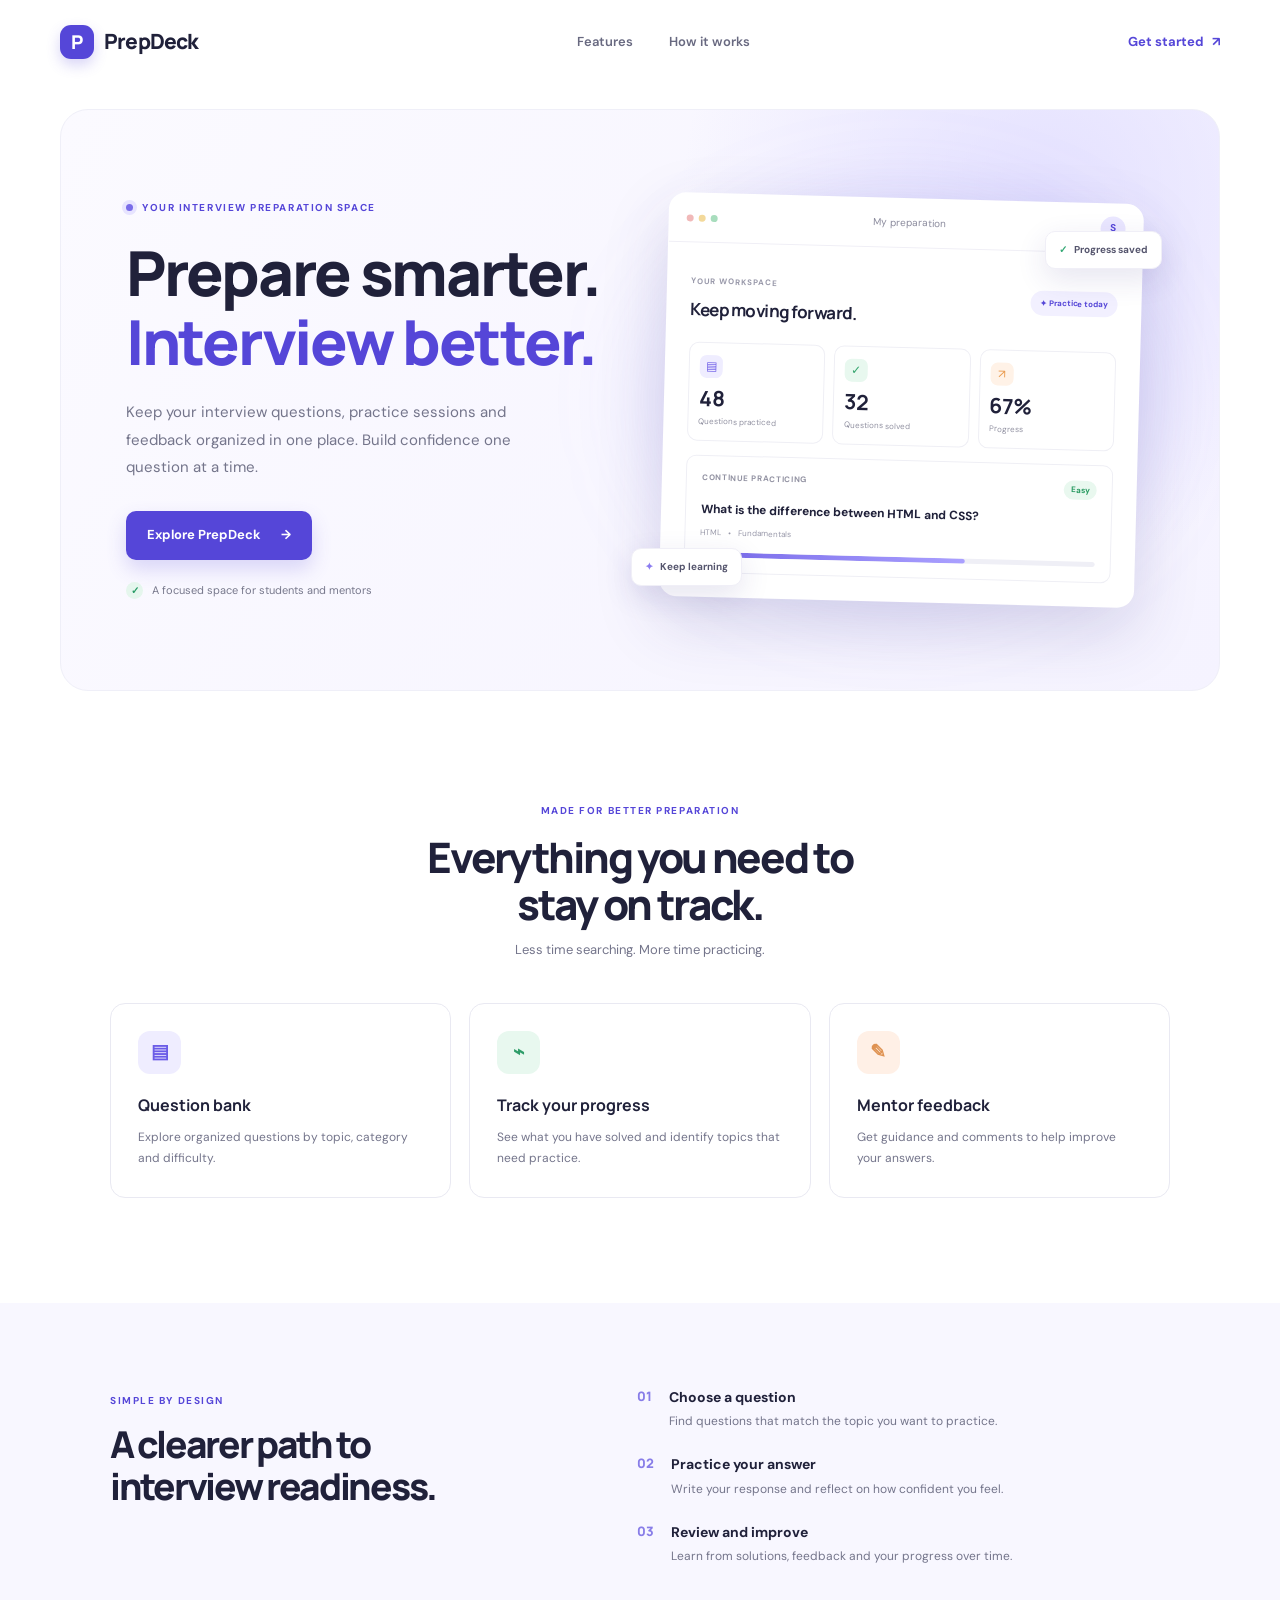
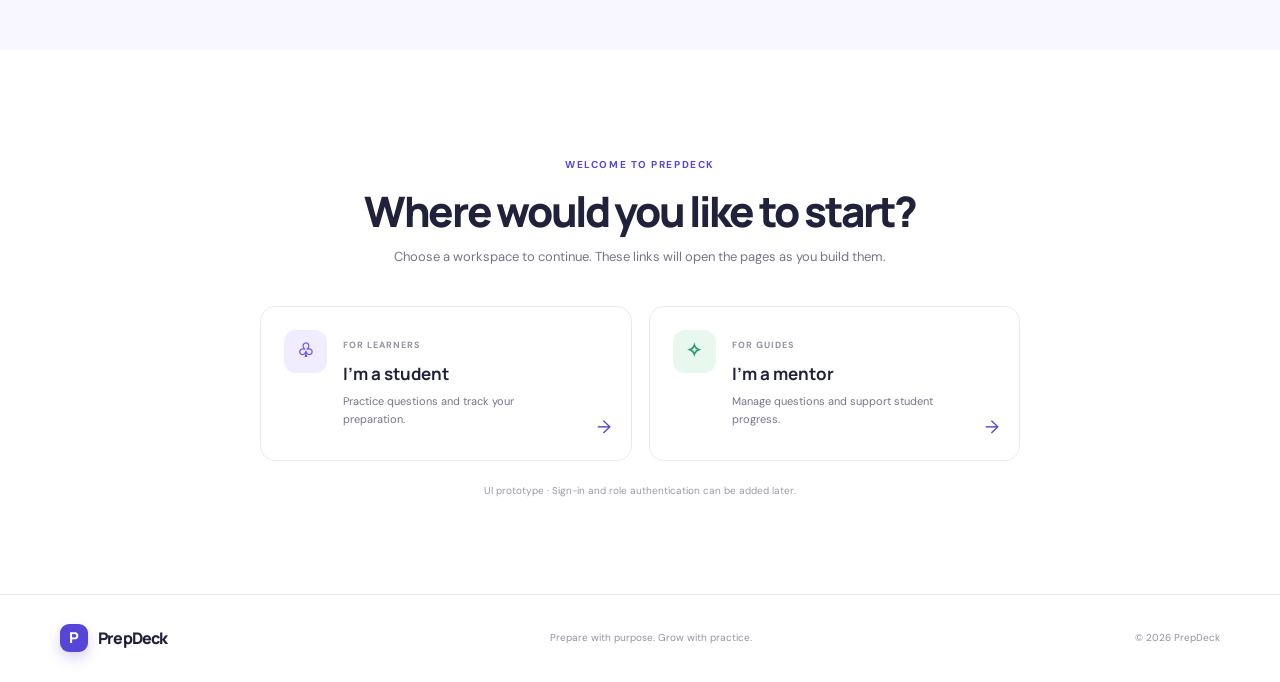
<file: index.html>
<!DOCTYPE html>
<html lang="en">

<head>
    <meta charset="UTF-8">
    <meta name="viewport" content="width=device-width, initial-scale=1.0">
    <meta name="description" content="PrepDeck - Your space to prepare for interviews with confidence.">
    <title>PrepDeck | Interview Preparation</title>
    <link rel="stylesheet" href="css/styles.css">
</head>


<body>
    <header class="site-header">
        <a class="brand" href="index.html" aria-label="PrepDeck home">
            <span class="brand-mark">P</span>
            <span>PrepDeck</span>
        </a>

        <nav class="header-nav" aria-label="Main navigation">
            <a href="#features">Features</a>
            <a href="#how-it-works">How it works</a>
        </nav>

        <a class="header-link" href="#get-started">Get started <span aria-hidden="true">↗</span></a>
    </header>

    <main>
        <section class="hero">
            <div class="hero-content">
                <div class="eyebrow"><span class="eyebrow-dot"></span> YOUR INTERVIEW PREPARATION SPACE</div>
                <h1>Prepare smarter.<br><span>Interview better.</span></h1>
                <p class="hero-description">
                    Keep your interview questions, practice sessions and feedback
                    organized in one place. Build confidence one question at a time.
                </p>
                <a class="primary-button" href="#get-started">Explore PrepDeck <span aria-hidden="true">→</span></a>
                <div class="hero-note">
                    <span class="note-check">✓</span>
                    A focused space for students and mentors
                </div>
            </div>

            <div class="hero-visual" aria-label="Preview of a question practice dashboard">
                <div class="visual-glow"></div>
                <div class="preview-window">
                    <div class="preview-topbar">
                        <div class="window-dots"><i></i><i></i><i></i></div>
                        <span>My preparation</span>
                        <span class="preview-avatar">S</span>
                    </div>
                    <div class="preview-body">
                        <div class="preview-greeting">
                            <div>
                                <span class="preview-kicker">YOUR WORKSPACE</span>
                                <h2>Keep moving forward.</h2>
                            </div>
                            <span class="streak">✦ Practice today</span>
                        </div>
                        <div class="stat-grid">
                            <div class="stat-card">
                                <span class="stat-icon purple">▤</span>
                                <strong>48</strong>
                                <small>Questions practiced</small>
                            </div>
                            <div class="stat-card">
                                <span class="stat-icon green">✓</span>
                                <strong>32</strong>
                                <small>Questions solved</small>
                            </div>
                            <div class="stat-card">
                                <span class="stat-icon orange">↗</span>
                                <strong>67%</strong>
                                <small>Progress</small>
                            </div>
                        </div>
                        <div class="preview-question">
                            <div class="question-heading">
                                <span>CONTINUE PRACTICING</span>
                                <span class="difficulty">Easy</span>
                            </div>
                            <h3>What is the difference between HTML and CSS?</h3>
                            <div class="question-meta"><span>HTML</span><span>•</span><span>Fundamentals</span></div>
                            <div class="progress-track"><span></span></div>
                        </div>
                    </div>
                </div>
                <div class="floating-chip chip-one"><span>✓</span> Progress saved</div>
                <div class="floating-chip chip-two"><span>✦</span> Keep learning</div>
            </div>
        </section>

        <section class="features section-wrap" id="features">
            <div class="section-heading">
                <span class="section-label">MADE FOR BETTER PREPARATION</span>
                <h2>Everything you need to<br>stay on track.</h2>
                <p>Less time searching. More time practicing.</p>
            </div>
            <div class="feature-grid">
                <article class="feature-card">
                    <div class="feature-icon icon-lavender">▤</div>
                    <h3>Question bank</h3>
                    <p>Explore organized questions by topic, category and difficulty.</p>
                </article>
                <article class="feature-card">
                    <div class="feature-icon icon-mint">⌁</div>
                    <h3>Track your progress</h3>
                    <p>See what you have solved and identify topics that need practice.</p>
                </article>
                <article class="feature-card">
                    <div class="feature-icon icon-peach">✎</div>
                    <h3>Mentor feedback</h3>
                    <p>Get guidance and comments to help improve your answers.</p>
                </article>
            </div>
        </section>

        <section class="how-section" id="how-it-works">
            <div class="section-wrap how-inner">
                <div>
                    <span class="section-label">SIMPLE BY DESIGN</span>
                    <h2>A clearer path to<br>interview readiness.</h2>
                </div>
                <div class="steps">
                    <div class="step"><span>01</span>
                        <div>
                            <h3>Choose a question</h3>
                            <p>Find questions that match the topic you want to practice.</p>
                        </div>
                    </div>
                    <div class="step"><span>02</span>
                        <div>
                            <h3>Practice your answer</h3>
                            <p>Write your response and reflect on how confident you feel.</p>
                        </div>
                    </div>
                    <div class="step"><span>03</span>
                        <div>
                            <h3>Review and improve</h3>
                            <p>Learn from solutions, feedback and your progress over time.</p>
                        </div>
                    </div>
                </div>
            </div>
        </section>

        <section class="get-started section-wrap" id="get-started">
            <div class="section-heading">
                <span class="section-label">WELCOME TO PREPDECK</span>
                <h2>Where would you like to start?</h2>
                <p>Choose a workspace to continue. These links will open the pages as you build them.</p>
            </div>
            <div class="role-grid">
                <a class="role-card" href="student-login.html">
                    <div class="role-icon student-icon">♧</div>
                    <div class="role-copy">
                        <span class="role-label">FOR LEARNERS</span>
                        <h3>I'm a student</h3>
                        <p>Practice questions and track your preparation.</p>
                    </div>
                    <span class="role-arrow" aria-hidden="true">→</span>
                </a>
                <a class="role-card" href="mentor-login.html">
                    <div class="role-icon mentor-icon">✧</div>
                    <div class="role-copy">
                        <span class="role-label">FOR GUIDES</span>
                        <h3>I'm a mentor</h3>
                        <p>Manage questions and support student progress.</p>
                    </div>
                    <span class="role-arrow" aria-hidden="true">→</span>
                </a>
            </div>
            <p class="demo-note">UI prototype · Sign-in and role authentication can be added later.</p>
        </section>
    </main>

    <footer class="site-footer">
        <a class="brand footer-brand" href="index.html"><span class="brand-mark">P</span><span>PrepDeck</span></a>
        <p>Prepare with purpose. Grow with practice.</p>
        <span>© 2026 PrepDeck</span>
    </footer>
</body>

</html>
</file>
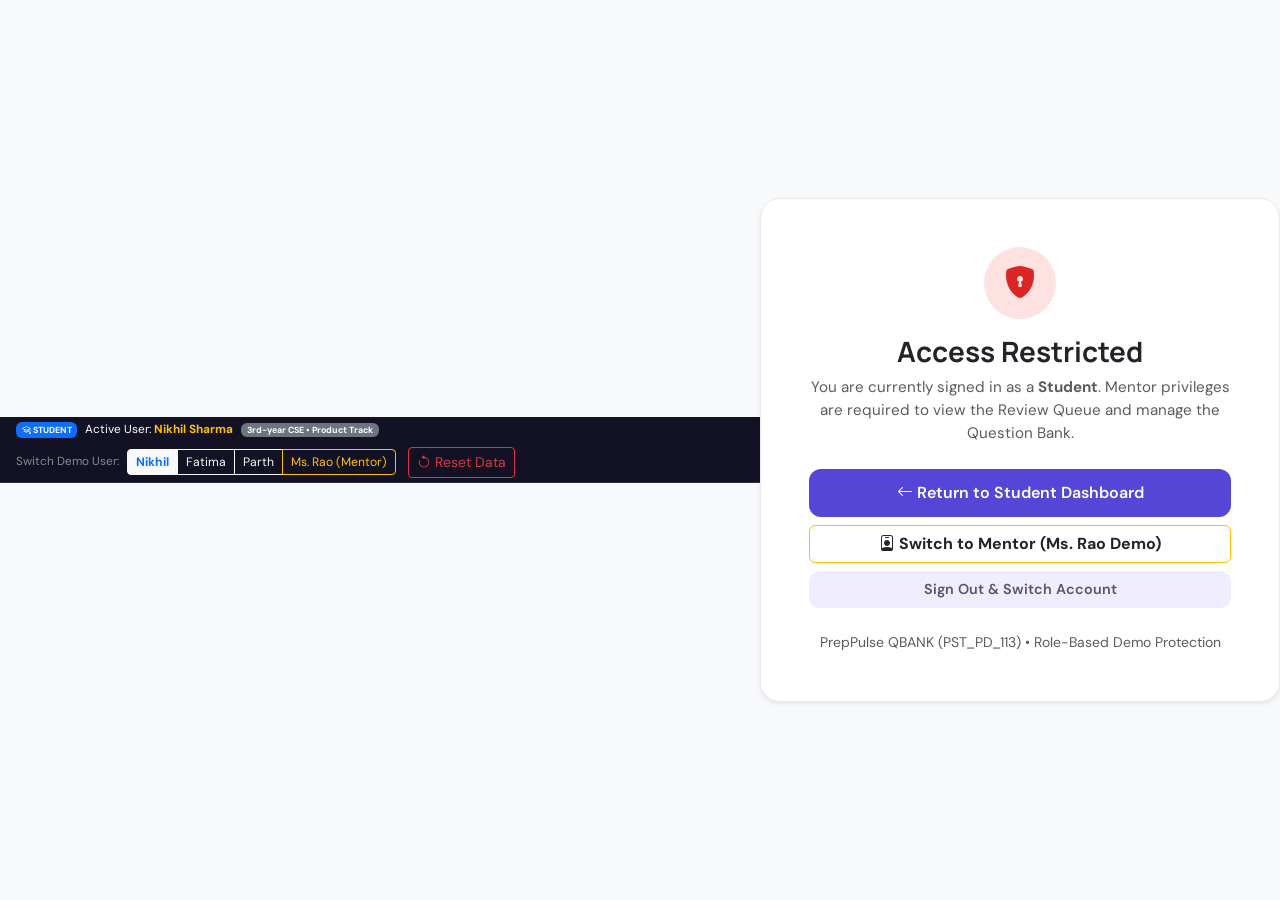
<file: access-denied.html>
<!DOCTYPE html>
<html lang="en">
<head>
  <meta charset="UTF-8">
  <meta name="viewport" content="width=device-width, initial-scale=1">
  <title>Access Denied | PrepDeck</title>
  <link href="https://cdn.jsdelivr.net/npm/bootstrap@5.3.3/dist/css/bootstrap.min.css" rel="stylesheet">
  <link href="https://cdn.jsdelivr.net/npm/bootstrap-icons@1.11.3/font/bootstrap-icons.css" rel="stylesheet">
  <link href="css/student-dashboard.css" rel="stylesheet">
</head>
<body class="bg-light d-flex align-items-center justify-content-center" style="min-height: 100vh;">

  <div class="card-pd text-center p-5 shadow-sm" style="max-width: 520px; width: 90%;">
    <div class="mb-3">
      <span class="d-inline-flex align-items-center justify-content-center rounded-circle" style="width: 72px; height: 72px; background: #fee2e2; color: #dc2626; font-size: 2rem;">
        <i class="bi bi-shield-lock-fill"></i>
      </span>
    </div>
    <h1 class="h3 fw-bold text-dark mb-2">Access Restricted</h1>
    <p class="text-muted mb-4" style="font-size: 0.95rem;">
      You are currently signed in as a <strong>Student</strong>. Mentor privileges are required to view the Review Queue and manage the Question Bank.
    </p>

    <div class="d-grid gap-2">
      <a href="student-dashboard.html" class="btn btn-pd">
        <i class="bi bi-arrow-left"></i> Return to Student Dashboard
      </a>
      <button type="button" class="btn btn-outline-warning text-dark fw-bold" id="switchToMentorBtn">
        <i class="bi bi-person-badge"></i> Switch to Mentor (Ms. Rao Demo)
      </button>
      <a href="student-login.html" class="btn btn-soft text-muted">
        Sign Out & Switch Account
      </a>
    </div>
    <p class="text-muted small mt-4 mb-0">PrepPulse QBANK (PST_PD_113) • Role-Based Demo Protection</p>
  </div>

  <script src="https://cdn.jsdelivr.net/npm/bootstrap@5.3.3/dist/js/bootstrap.bundle.min.js"></script>
  <script src="js/storage.js"></script>
  <script src="js/components.js"></script>
  <script>
    document.getElementById('switchToMentorBtn').addEventListener('click', () => {
      Storage.switchUser('u_rao');
      Components.showToast('Switched to Mentor: Ms. Rao');
      setTimeout(() => {
        window.location.href = 'mentor-dashboard.html';
      }, 300);
    });
  </script>
</body>
</html>
</file>
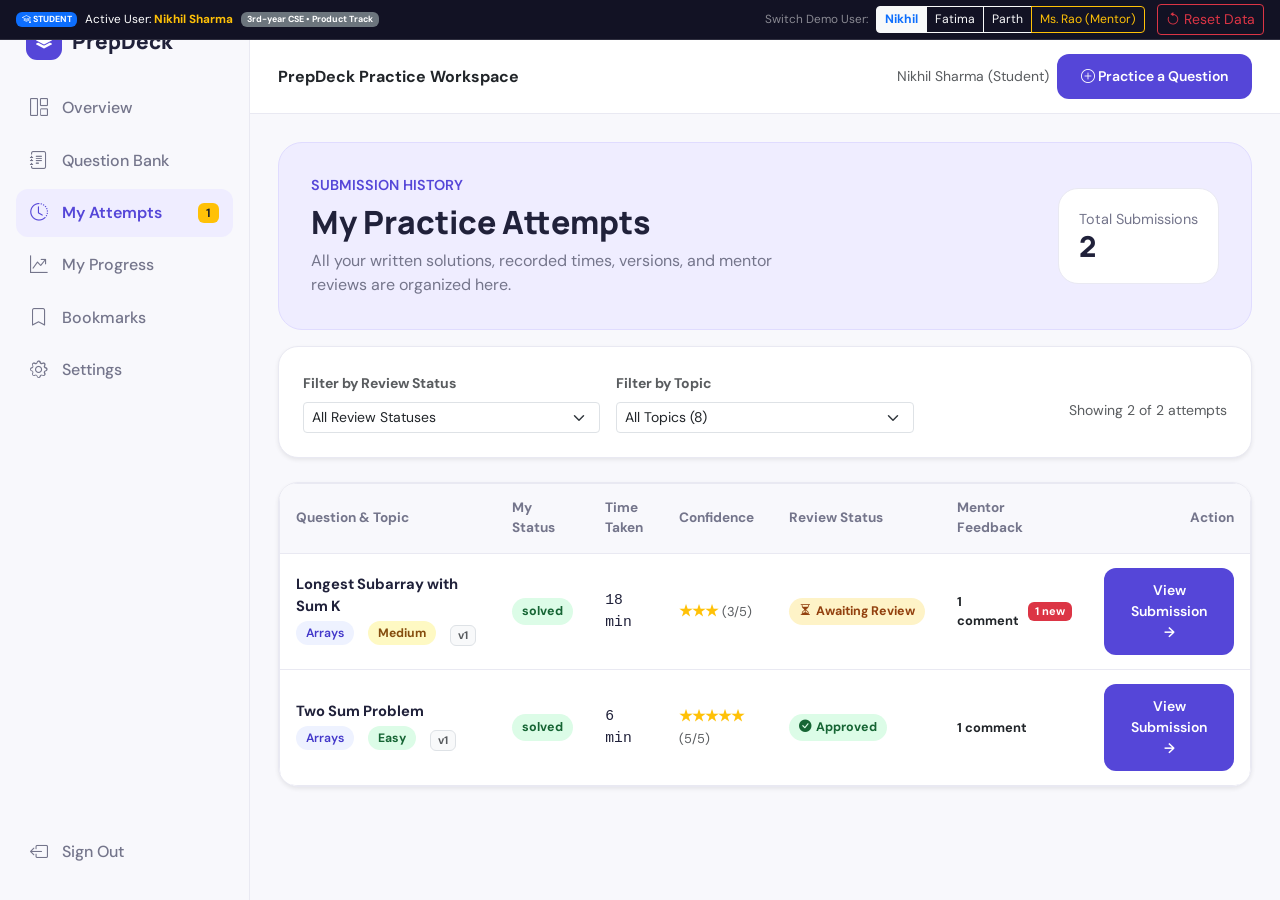
<file: attempts.html>
<!DOCTYPE html>
<html lang="en">

<head>
  <meta charset="UTF-8">
  <meta name="viewport" content="width=device-width, initial-scale=1">
  <title>My Attempts & Submissions | PrepDeck</title>
  <link href="https://cdn.jsdelivr.net/npm/bootstrap@5.3.3/dist/css/bootstrap.min.css" rel="stylesheet">
  <link href="https://cdn.jsdelivr.net/npm/bootstrap-icons@1.11.3/font/bootstrap-icons.css" rel="stylesheet">
  <link href="css/student-dashboard.css" rel="stylesheet">
</head>

<body>
  <!-- Sidebar -->
  <aside class="sidebar offcanvas-lg offcanvas-start" id="sidebar" tabindex="-1">
    <div class="brand">
      <span class="brand-mark"><i class="bi bi-layers-fill"></i></span>PrepDeck
      <button class="btn-close d-lg-none ms-auto" data-bs-dismiss="offcanvas" data-bs-target="#sidebar" aria-label="Close"></button>
    </div>
    <nav class="nav-list">
      <a href="student-dashboard.html" class="nav-item-pd">
        <i class="bi bi-grid-1x2"></i>Overview
      </a>
      <a href="question-bank.html" class="nav-item-pd">
        <i class="bi bi-journal-text"></i>Question Bank
      </a>
      <a href="attempts.html" class="nav-item-pd active">
        <i class="bi bi-clock-history"></i>My Attempts
        <span class="badge bg-warning text-dark ms-auto unread-comment-count d-none">0</span>
      </a>
      <a href="student-dashboard.html#progress" class="nav-item-pd">
        <i class="bi bi-graph-up-arrow"></i>My Progress
      </a>
      <a href="student-dashboard.html#bookmarks" class="nav-item-pd">
        <i class="bi bi-bookmark"></i>Bookmarks
      </a>
      <a href="student-dashboard.html#settings" class="nav-item-pd">
        <i class="bi bi-gear"></i>Settings
      </a>
    </nav>
    <a href="student-login.html" class="nav-item-pd logout mt-auto" data-logout>
      <i class="bi bi-box-arrow-left"></i>Sign Out
    </a>
  </aside>

  <div class="main">
    <!-- Topbar -->
    <header class="topbar">
      <button class="icon-btn d-lg-none" data-bs-toggle="offcanvas" data-bs-target="#sidebar" aria-label="Open menu">
        <i class="bi bi-list"></i>
      </button>
      <a class="name text-decoration-none text-dark fw-bold" href="student-dashboard.html">PrepDeck Practice Workspace</a>
      <div class="ms-auto d-flex align-items-center gap-2">
        <span class="text-muted small d-none d-md-inline" id="studentDisplay">Student</span>
        <a href="question-bank.html" class="btn btn-pd btn-sm"><i class="bi bi-plus-circle"></i> Practice a Question</a>
      </div>
    </header>

    <main class="content">
      <!-- Page Header -->
      <section class="welcome mb-3">
        <div>
          <p class="date">SUBMISSION HISTORY</p>
          <h1>My Practice Attempts</h1>
          <p class="sub">All your written solutions, recorded times, versions, and mentor reviews are organized here.</p>
        </div>
        <div class="stat">
          <div>
            <p class="stat-label">Total Submissions</p>
            <p class="stat-num" id="totalAttemptsNum">0</p>
          </div>
        </div>
      </section>

      <!-- Filter Controls -->
      <section class="card-pd mb-4 shadow-sm">
        <div class="row g-3 align-items-center">
          <div class="col-md-4">
            <label class="form-label small fw-bold text-muted" for="statusFilter">Filter by Review Status</label>
            <select id="statusFilter" class="form-select form-select-sm">
              <option value="all">All Review Statuses</option>
              <option value="awaiting">Awaiting Mentor Review</option>
              <option value="approved">Approved</option>
              <option value="needs_revision">Needs Revision</option>
            </select>
          </div>
          <div class="col-md-4">
            <label class="form-label small fw-bold text-muted" for="topicFilter">Filter by Topic</label>
            <select id="topicFilter" class="form-select form-select-sm">
              <option value="all">All Topics (8)</option>
            </select>
          </div>
          <div class="col-md-4 text-md-end pt-md-3">
            <span class="text-muted small" id="attemptCountSummary">Showing attempts</span>
          </div>
        </div>
      </section>

      <!-- Attempts Table (PRD S5) -->
      <div class="card-pd p-0 overflow-hidden shadow-sm">
        <div class="table-responsive">
          <table class="table-pd mb-0">
            <thead>
              <tr>
                <th>Question & Topic</th>
                <th>My Status</th>
                <th>Time Taken</th>
                <th>Confidence</th>
                <th>Review Status</th>
                <th>Mentor Feedback</th>
                <th class="text-end">Action</th>
              </tr>
            </thead>
            <tbody id="attemptsTableBody">
              <tr>
                <td colspan="7" class="text-center py-4 text-muted">Loading your attempts...</td>
              </tr>
            </tbody>
          </table>
        </div>
      </div>
    </main>
  </div>

  <div class="toast-wrap">
    <div id="toast" class="toast pd-toast" role="status">
      <div class="toast-body" id="toastMsg"></div>
    </div>
  </div>

  <script src="https://cdn.jsdelivr.net/npm/bootstrap@5.3.3/dist/js/bootstrap.bundle.min.js"></script>
  <script src="js/storage.js"></script>
  <script src="js/components.js"></script>
  <script>
    (function () {
      'use strict';
      const esc = Components.esc;
      const currentUser = Storage.getCurrentUser();
      if (!currentUser || currentUser.role !== 'student') {
        window.location.href = 'student-login.html';
        return;
      }

      document.getElementById('studentDisplay').textContent = `${currentUser.name} (Student)`;

      // Populate topic filter
      const topicFilter = document.getElementById('topicFilter');
      Storage.getTopics().forEach(t => {
        topicFilter.insertAdjacentHTML('beforeend', `<option value="${esc(t)}">${esc(t)}</option>`);
      });

      function renderAttempts() {
        const attempts = Storage.getAttempts(currentUser.id);
        const statusFilter = document.getElementById('statusFilter').value;
        const topicFilterVal = document.getElementById('topicFilter').value;

        let filtered = attempts.filter(a => {
          if (statusFilter !== 'all' && a.reviewStatus !== statusFilter) return false;
          if (topicFilterVal !== 'all') {
            const q = Storage.getQuestionById(a.questionId);
            if (!q || q.topic !== topicFilterVal) return false;
          }
          return true;
        });

        document.getElementById('totalAttemptsNum').textContent = attempts.length;
        document.getElementById('attemptCountSummary').textContent = `Showing ${filtered.length} of ${attempts.length} attempts`;

        const tbody = document.getElementById('attemptsTableBody');
        if (!filtered.length) {
          tbody.innerHTML = `
            <tr>
              <td colspan="7" class="text-center py-5">
                <div class="text-muted mb-2"><i class="bi bi-clock-history" style="font-size:2rem;"></i></div>
                <p class="text-muted mb-2">No attempts found matching the selected filter.</p>
                <a href="question-bank.html" class="btn btn-pd btn-sm">Start a Practice Attempt</a>
              </td>
            </tr>
          `;
          return;
        }

        tbody.innerHTML = filtered.map(a => {
          const q = Storage.getQuestionById(a.questionId);
          const comments = Storage.getComments(a.id);
          const unreadComments = comments.filter(c => !c.readByStudent).length;

          let reviewBadge = '';
          if (a.reviewStatus === 'approved') {
            reviewBadge = '<span class="badge-status badge-status-approved"><i class="bi bi-check-circle-fill"></i> Approved</span>';
          } else if (a.reviewStatus === 'needs_revision') {
            reviewBadge = '<span class="badge-status badge-status-needs_revision"><i class="bi bi-exclamation-triangle-fill"></i> Needs Revision</span>';
          } else {
            reviewBadge = '<span class="badge-status badge-status-awaiting"><i class="bi bi-hourglass-split"></i> Awaiting Review</span>';
          }

          const versionCount = a.versions ? a.versions.length : 1;
          const mins = Math.round((a.timeTakenSec || 60) / 60);

          return `
            <tr>
              <td>
                <div class="fw-bold">${q ? esc(q.title) : 'Question'}</div>
                <div class="d-flex align-items-center gap-2 mt-1">
                  <span class="tag">${q ? esc(q.topic) : ''}</span>
                  <span class="tag d-${q ? q.difficulty : 'Medium'}">${q ? q.difficulty : ''}</span>
                  <span class="badge bg-light text-muted border">v${versionCount}</span>
                </div>
              </td>
              <td>
                <span class="badge-status badge-status-${a.status}">${a.status}</span>
              </td>
              <td class="font-monospace">${mins} min</td>
              <td>
                <span class="text-warning fw-bold">${'★'.repeat(a.confidence || 3)}</span>
                <span class="text-muted small">(${a.confidence || 3}/5)</span>
              </td>
              <td>${reviewBadge}</td>
              <td>
                ${comments.length > 0 ? `
                  <div class="d-flex align-items-center gap-2">
                    <span class="small text-dark fw-bold">${comments.length} comment${comments.length === 1 ? '' : 's'}</span>
                    ${unreadComments > 0 ? `<span class="badge bg-danger">${unreadComments} new</span>` : ''}
                  </div>
                ` : '<span class="text-muted small">No comments yet</span>'}
              </td>
              <td class="text-end">
                <a href="submission.html?id=${encodeURIComponent(a.id)}" class="btn btn-pd btn-sm">
                  View Submission →
                </a>
              </td>
            </tr>
          `;
        }).join('');
      }

      document.getElementById('statusFilter').addEventListener('change', renderAttempts);
      document.getElementById('topicFilter').addEventListener('change', renderAttempts);

      renderAttempts();
    })();
  </script>
</body>

</html>
</file>
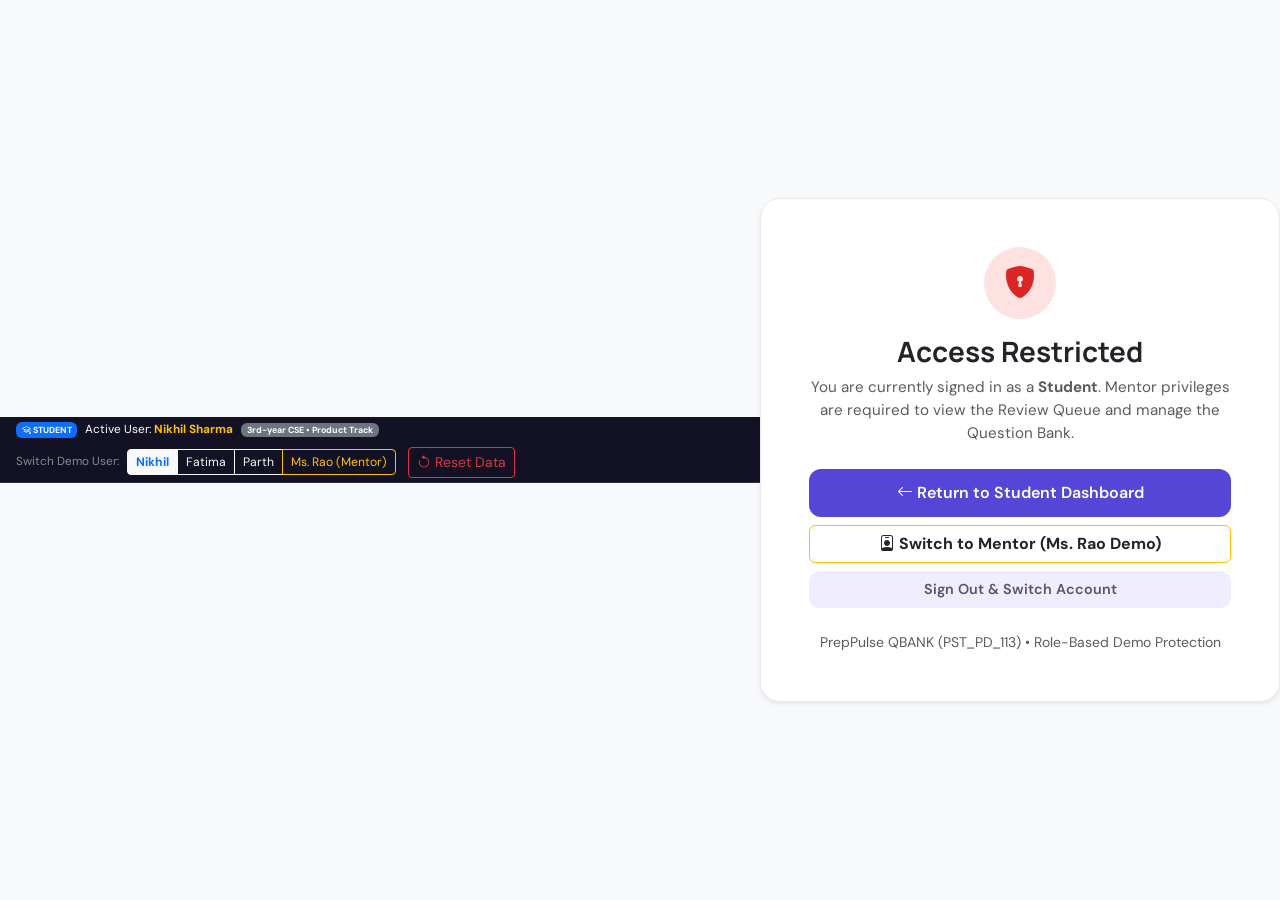
<file: mentor-dashboard.html>
<!DOCTYPE html>
<html lang="en">

<head>
  <meta charset="UTF-8">
  <meta name="viewport" content="width=device-width, initial-scale=1">
  <title>Mentor Workspace | PrepDeck</title>
  <link href="https://cdn.jsdelivr.net/npm/bootstrap@5.3.3/dist/css/bootstrap.min.css" rel="stylesheet">
  <link href="https://cdn.jsdelivr.net/npm/bootstrap-icons@1.11.3/font/bootstrap-icons.css" rel="stylesheet">
  <link href="css/student-dashboard.css" rel="stylesheet">
</head>

<body>
  <!-- Sidebar -->
  <aside class="sidebar offcanvas-lg offcanvas-start" id="sidebar" tabindex="-1">
    <div class="brand">
      <span class="brand-mark bg-warning text-dark"><i class="bi bi-person-badge-fill"></i></span>PrepDeck
      <button class="btn-close d-lg-none ms-auto" data-bs-dismiss="offcanvas" data-bs-target="#sidebar" aria-label="Close"></button>
    </div>
    <div class="px-3 pb-2 text-muted small fw-bold text-uppercase" style="font-size:0.7rem; letter-spacing:1px;">
      Mentor Workspace
    </div>
    <nav class="nav-list">
      <a href="#overview" class="nav-item-pd active" data-view="overview">
        <i class="bi bi-speedometer2"></i>Overview
      </a>
      <a href="#queue" class="nav-item-pd" data-view="queue">
        <i class="bi bi-inbox-fill"></i>Review Queue
        <span class="badge bg-warning text-dark ms-auto mentor-queue-count" id="navQueueBadge">0</span>
      </a>
      <a href="#submissions" class="nav-item-pd" data-view="submissions">
        <i class="bi bi-clock-history"></i>All Submissions
      </a>
      <a href="#students" class="nav-item-pd" data-view="students">
        <i class="bi bi-people-fill"></i>Student Management
      </a>
      <a href="#questions" class="nav-item-pd" data-view="questions">
        <i class="bi bi-journal-text"></i>Question Bank CRUD
      </a>
      <a href="#settings" class="nav-item-pd" data-view="settings">
        <i class="bi bi-gear"></i>Settings
      </a>
    </nav>
    <a href="mentor-login.html" class="nav-item-pd logout mt-auto" data-logout>
      <i class="bi bi-box-arrow-left"></i>Sign Out
    </a>
  </aside>

  <div class="main">
    <!-- Topbar -->
    <header class="topbar">
      <button class="icon-btn d-lg-none" data-bs-toggle="offcanvas" data-bs-target="#sidebar" aria-label="Open menu">
        <i class="bi bi-list"></i>
      </button>
      <div class="d-flex align-items-center gap-2">
        <span class="badge bg-warning text-dark fw-bold">MENTOR PORTAL</span>
        <span class="text-muted small d-none d-md-inline" id="topbarSubtitle">Student Solution Review & Guidance</span>
      </div>
      <div class="ms-auto d-flex align-items-center gap-3">
        <button type="button" class="btn btn-warning btn-sm text-dark fw-bold" id="topbarNewQBtn">
          <i class="bi bi-plus-lg"></i> Add Question
        </button>
        <div class="dropdown">
          <button class="profile border-warning" data-bs-toggle="dropdown">
            <span class="avatar bg-warning text-dark" id="mentorAvatar">MR</span>
            <span class="d-none d-md-inline name" id="mentorName">Ms. Rao</span>
            <i class="bi bi-chevron-down small d-none d-md-inline"></i>
          </button>
          <ul class="dropdown-menu dropdown-menu-end pd-menu">
            <li class="px-3 py-2 border-bottom">
              <div class="fw-bold" id="dropdownMentorName">Ms. Rao</div>
              <small class="text-muted">Staff Software Engineer & Mentor</small>
            </li>
            <li><a class="dropdown-item" href="#queue" data-view="queue"><i class="bi bi-inbox"></i>Review Queue</a></li>
            <li><a class="dropdown-item" href="#students" data-view="students"><i class="bi bi-people"></i>Students</a></li>
            <li><a class="dropdown-item" href="#questions" data-view="questions"><i class="bi bi-journal-text"></i>Manage Questions</a></li>
            <li><hr class="dropdown-divider"></li>
            <li><a class="dropdown-item text-danger" href="mentor-login.html" data-logout><i class="bi bi-box-arrow-left"></i>Sign Out</a></li>
          </ul>
        </div>
      </div>
    </header>

    <main class="content">
      <!-- ── SECTION 1: OVERVIEW ───────────────────────────────── -->
      <div id="view-overview" class="mentor-view">
        <section class="welcome bg-light border-0 shadow-sm mb-4">
          <div>
            <p class="date text-warning fw-bold">MENTOR DASHBOARD</p>
            <h1>Welcome, <span id="mentorWelcomeName">Ms. Rao</span>!</h1>
            <p class="sub">Triage student practice submissions, provide constructive feedback, and oversee placement preparation readiness.</p>
          </div>
          <div class="d-flex gap-2 flex-wrap">
            <a href="#queue" class="btn btn-warning fw-bold text-dark" data-view="queue">
              <i class="bi bi-inbox-fill"></i> Open Review Queue
            </a>
            <button type="button" class="btn btn-pd" data-bs-toggle="modal" data-bs-target="#addQuestionModal">
              <i class="bi bi-plus-circle"></i> Add New Question
            </button>
          </div>
        </section>

        <!-- Stats Overview Cards (PRD S7 Overview) -->
        <section class="row g-3 mb-4">
          <div class="col-6 col-md-4 col-xl-2">
            <div class="stat card-pd">
              <div>
                <p class="stat-label">Students</p>
                <p class="stat-num text-primary" id="mStatStudents">3</p>
                <p class="stat-note">Active demo batch</p>
              </div>
            </div>
          </div>
          <div class="col-6 col-md-4 col-xl-2">
            <div class="stat card-pd">
              <div>
                <p class="stat-label">Total Questions</p>
                <p class="stat-num text-dark" id="mStatQuestions">72</p>
                <p class="stat-note">Across 8 topics</p>
              </div>
            </div>
          </div>
          <div class="col-6 col-md-4 col-xl-2">
            <div class="stat card-pd">
              <div>
                <p class="stat-label">Submissions</p>
                <p class="stat-num text-dark" id="mStatSubmissions">0</p>
                <p class="stat-note">Total student attempts</p>
              </div>
            </div>
          </div>
          <div class="col-6 col-md-4 col-xl-2">
            <div class="stat card-pd border-warning" style="border-width: 2px;">
              <div>
                <p class="stat-label fw-bold text-dark">Pending Review</p>
                <p class="stat-num text-warning" id="mStatPending">0</p>
                <p class="stat-note text-dark fw-bold">Awaiting your feedback</p>
              </div>
            </div>
          </div>
          <div class="col-6 col-md-4 col-xl-2">
            <div class="stat card-pd">
              <div>
                <p class="stat-label">Approved</p>
                <p class="stat-num text-success" id="mStatApproved">0</p>
                <p class="stat-note">Passed mentor review</p>
              </div>
            </div>
          </div>
          <div class="col-6 col-md-4 col-xl-2">
            <div class="stat card-pd">
              <div>
                <p class="stat-label">Needs Revision</p>
                <p class="stat-num text-danger" id="mStatRevision">0</p>
                <p class="stat-note">Revisions requested</p>
              </div>
            </div>
          </div>
        </section>

        <!-- Recent Activity Feed -->
        <section class="card-pd shadow-sm">
          <div class="d-flex justify-content-between align-items-center mb-3">
            <h2 class="h6 fw-bold mb-0">Recent Student Submissions</h2>
            <a href="#submissions" class="small text-primary fw-bold" data-view="submissions">View all submissions →</a>
          </div>
          <div class="table-responsive">
            <table class="table-pd mb-0">
              <thead>
                <tr>
                  <th>Student</th>
                  <th>Question</th>
                  <th>Topic</th>
                  <th>Status</th>
                  <th>Submitted</th>
                  <th>Review Decision</th>
                  <th class="text-end">Action</th>
                </tr>
              </thead>
              <tbody id="mentorRecentTableBody"></tbody>
            </table>
          </div>
        </section>
      </div>

      <!-- ── SECTION 2: REVIEW QUEUE (PRD S7 - HIGHEST PRIORITY) ── -->
      <div id="view-queue" class="mentor-view d-none">
        <div class="d-flex justify-content-between align-items-center flex-wrap gap-2 mb-3">
          <div>
            <h1 class="page-title mb-1">Mentor Review Queue</h1>
            <p class="text-muted small mb-0">Triaged submissions awaiting your review, sorted oldest first (PRD Journey B).</p>
          </div>
          <span class="badge bg-warning text-dark px-3 py-2 fw-bold" id="queueTotalBadge">0 items awaiting review</span>
        </div>

        <!-- Filter Bar -->
        <section class="card-pd mb-3 shadow-sm">
          <div class="row g-2 align-items-center">
            <div class="col-md-4">
              <label class="form-label small fw-bold text-muted" for="queueStudentFilter">Filter by Student</label>
              <select id="queueStudentFilter" class="form-select form-select-sm">
                <option value="all">All Students (3)</option>
              </select>
            </div>
            <div class="col-md-4">
              <label class="form-label small fw-bold text-muted" for="queueTopicFilter">Filter by Topic</label>
              <select id="queueTopicFilter" class="form-select form-select-sm">
                <option value="all">All Topics (8)</option>
              </select>
            </div>
            <div class="col-md-4">
              <label class="form-label small fw-bold text-muted" for="queueStatusFilter">Filter by Review Status</label>
              <select id="queueStatusFilter" class="form-select form-select-sm">
                <option value="awaiting" selected>Awaiting Review (Pending)</option>
                <option value="all">All Submissions</option>
                <option value="needs_revision">Needs Revision</option>
                <option value="approved">Approved</option>
              </select>
            </div>
          </div>
        </section>

        <!-- Queue Cards / Table List -->
        <div class="card-pd p-0 overflow-hidden shadow-sm">
          <div class="table-responsive">
            <table class="table-pd mb-0">
              <thead>
                <tr>
                  <th>Student</th>
                  <th>Question & Topic</th>
                  <th>Difficulty</th>
                  <th>Time Taken</th>
                  <th>Confidence</th>
                  <th>Submitted At</th>
                  <th>Status</th>
                  <th class="text-end">Action</th>
                </tr>
              </thead>
              <tbody id="queueTableBody"></tbody>
            </table>
          </div>
        </div>
      </div>

      <!-- ── SECTION 3: ALL SUBMISSIONS ────────────────────────── -->
      <div id="view-submissions" class="mentor-view d-none">
        <h1 class="page-title mb-1">All Student Submissions</h1>
        <p class="text-muted small mb-3">Complete archive of written code solutions and revision histories.</p>
        <div class="card-pd p-0 overflow-hidden shadow-sm">
          <div class="table-responsive">
            <table class="table-pd mb-0">
              <thead>
                <tr>
                  <th>ID</th>
                  <th>Student</th>
                  <th>Question</th>
                  <th>Topic</th>
                  <th>Practice Status</th>
                  <th>Review Decision</th>
                  <th>Date</th>
                  <th class="text-end">Open</th>
                </tr>
              </thead>
              <tbody id="allSubmissionsTableBody"></tbody>
            </table>
          </div>
        </div>
      </div>

      <!-- ── SECTION 4: STUDENT MANAGEMENT (PRD US-12) ─────────── -->
      <div id="view-students" class="mentor-view d-none">
        <h1 class="page-title mb-1">Student Management</h1>
        <p class="text-muted small mb-4">Track progress, solved ratios, and identify struggling areas for all 3 demo students.</p>
        <div class="row g-4" id="studentsManagementGrid"></div>
      </div>

      <!-- ── SECTION 5: QUESTION MANAGEMENT (PRD S8 - CRUD) ────── -->
      <div id="view-questions" class="mentor-view d-none">
        <div class="d-flex justify-content-between align-items-center flex-wrap gap-2 mb-3">
          <div>
            <h1 class="page-title mb-1">Question Bank Management</h1>
            <p class="text-muted small mb-0">Add new questions, edit problem prompts, or delete outdated items.</p>
          </div>
          <button type="button" class="btn btn-pd" data-bs-toggle="modal" data-bs-target="#addQuestionModal">
            <i class="bi bi-plus-lg"></i> Add New Question
          </button>
        </div>

        <section class="card-pd mb-3 shadow-sm">
          <div class="row g-2">
            <div class="col-md-6">
              <input type="search" class="form-control form-control-sm" id="crudSearchInput" placeholder="Search questions by title or tag...">
            </div>
            <div class="col-md-4">
              <select class="form-select form-select-sm" id="crudTopicFilter">
                <option value="">All Topics</option>
              </select>
            </div>
            <div class="col-md-2 text-md-end pt-1">
              <span class="text-muted small" id="crudCountSummary">Total questions</span>
            </div>
          </div>
        </section>

        <div class="card-pd p-0 overflow-hidden shadow-sm">
          <div class="table-responsive">
            <table class="table-pd mb-0">
              <thead>
                <tr>
                  <th>Title & Prompt</th>
                  <th>Topic</th>
                  <th>Difficulty</th>
                  <th>Tags</th>
                  <th>Companies</th>
                  <th class="text-end">Actions</th>
                </tr>
              </thead>
              <tbody id="crudTableBody"></tbody>
            </table>
          </div>
        </div>
      </div>

      <!-- ── SECTION 6: SETTINGS ───────────────────────────────── -->
      <div id="view-settings" class="mentor-view d-none">
        <h1 class="page-title mb-3">Mentor Settings</h1>
        <div class="card-pd shadow-sm mb-3">
          <h2>Profile Information</h2>
          <div class="mb-3">
            <label class="form-label" for="mentorDisplayNameInput">Mentor Name</label>
            <input type="text" class="form-control" id="mentorDisplayNameInput" value="Ms. Rao">
          </div>
          <button type="button" class="btn btn-pd" id="saveMentorProfileBtn">Save Profile</button>
        </div>
        <div class="card-pd border-danger shadow-sm">
          <h2 class="text-danger">Reset PRD Demo Data</h2>
          <p class="text-muted">Restore all questions, attempts, and comments to clean PRD default state.</p>
          <button type="button" class="btn btn-outline-danger" id="mentorResetDataBtn">
            <i class="bi bi-arrow-counterclockwise"></i> Reset Demo Database
          </button>
        </div>
      </div>
    </main>
  </div>

  <!-- Add Question Modal (PRD S8) -->
  <div class="modal fade" id="addQuestionModal" tabindex="-1" aria-labelledby="addQModalLabel" aria-hidden="true">
    <div class="modal-dialog modal-dialog-centered modal-lg">
      <div class="modal-content card-pd border-0 p-4">
        <div class="modal-header border-0 pb-0 pt-0 px-0">
          <h2 class="h5 fw-bold modal-title" id="addQModalLabel">Add New Question to Bank</h2>
          <button type="button" class="btn-close" data-bs-dismiss="modal" aria-label="Close"></button>
        </div>
        <div class="modal-body px-0 py-3">
          <form id="addQuestionForm">
            <div class="row g-3">
              <div class="col-md-8">
                <label for="qFormTitle" class="form-label small fw-bold">Question Title <span class="text-danger">*</span></label>
                <input type="text" class="form-control" id="qFormTitle" placeholder="e.g. Invert a Binary Tree" required>
              </div>
              <div class="col-md-4">
                <label for="qFormDifficulty" class="form-label small fw-bold">Difficulty <span class="text-danger">*</span></label>
                <select class="form-select" id="qFormDifficulty" required>
                  <option value="Easy">Easy</option>
                  <option value="Medium" selected>Medium</option>
                  <option value="Hard">Hard</option>
                </select>
              </div>
              <div class="col-md-6">
                <label for="qFormTopic" class="form-label small fw-bold">Topic <span class="text-danger">*</span></label>
                <select class="form-select" id="qFormTopic" required>
                  <option value="Arrays">Arrays</option>
                  <option value="Strings">Strings</option>
                  <option value="Searching and Sorting">Searching and Sorting</option>
                  <option value="OOP">OOP</option>
                  <option value="DBMS">DBMS</option>
                  <option value="Operating Systems">Operating Systems</option>
                  <option value="Computer Networks">Computer Networks</option>
                  <option value="HR">HR</option>
                </select>
              </div>
              <div class="col-md-6">
                <label for="qFormTags" class="form-label small fw-bold">Tags (comma-separated, at least 1) <span class="text-danger">*</span></label>
                <input type="text" class="form-control" id="qFormTags" placeholder="e.g. tree, recursion, dfs" required>
              </div>
              <div class="col-12">
                <label for="qFormCompanies" class="form-label small fw-bold">Companies (comma-separated)</label>
                <input type="text" class="form-control" id="qFormCompanies" placeholder="e.g. Google, Amazon, Microsoft">
              </div>
              <div class="col-12">
                <label for="qFormPrompt" class="form-label small fw-bold">Problem Prompt / Description <span class="text-danger">*</span></label>
                <textarea class="form-control" id="qFormPrompt" rows="3" placeholder="Describe the problem, constraints, and requirements in detail..." required></textarea>
              </div>
              <div class="col-md-6">
                <label for="qFormInput" class="form-label small fw-bold">Sample Input</label>
                <input type="text" class="form-control" id="qFormInput" placeholder="e.g. root = [4,2,7,1,3,6,9]">
              </div>
              <div class="col-md-6">
                <label for="qFormOutput" class="form-label small fw-bold">Sample Output</label>
                <input type="text" class="form-control" id="qFormOutput" placeholder="e.g. [4,7,2,9,6,3,1]">
              </div>
              <div class="col-12">
                <label for="qFormHint" class="form-label small fw-bold">Collapsible Hint</label>
                <input type="text" class="form-control" id="qFormHint" placeholder="e.g. Swap left and right child pointers recursively.">
              </div>
            </div>
          </form>
        </div>
        <div class="modal-footer border-0 pt-0 px-0">
          <button type="button" class="btn btn-soft" data-bs-dismiss="modal">Cancel</button>
          <button type="button" class="btn btn-pd" id="saveNewQuestionBtn">
            <i class="bi bi-save"></i> Save Question to Bank
          </button>
        </div>
      </div>
    </div>
  </div>

  <div class="toast-wrap">
    <div id="toast" class="toast pd-toast" role="status">
      <div class="toast-body" id="toastMsg"></div>
    </div>
  </div>

  <script src="https://cdn.jsdelivr.net/npm/bootstrap@5.3.3/dist/js/bootstrap.bundle.min.js"></script>
  <script src="js/storage.js"></script>
  <script src="js/components.js"></script>
  <script src="js/mentor-dashboard.js"></script>
</body>

</html>
</file>
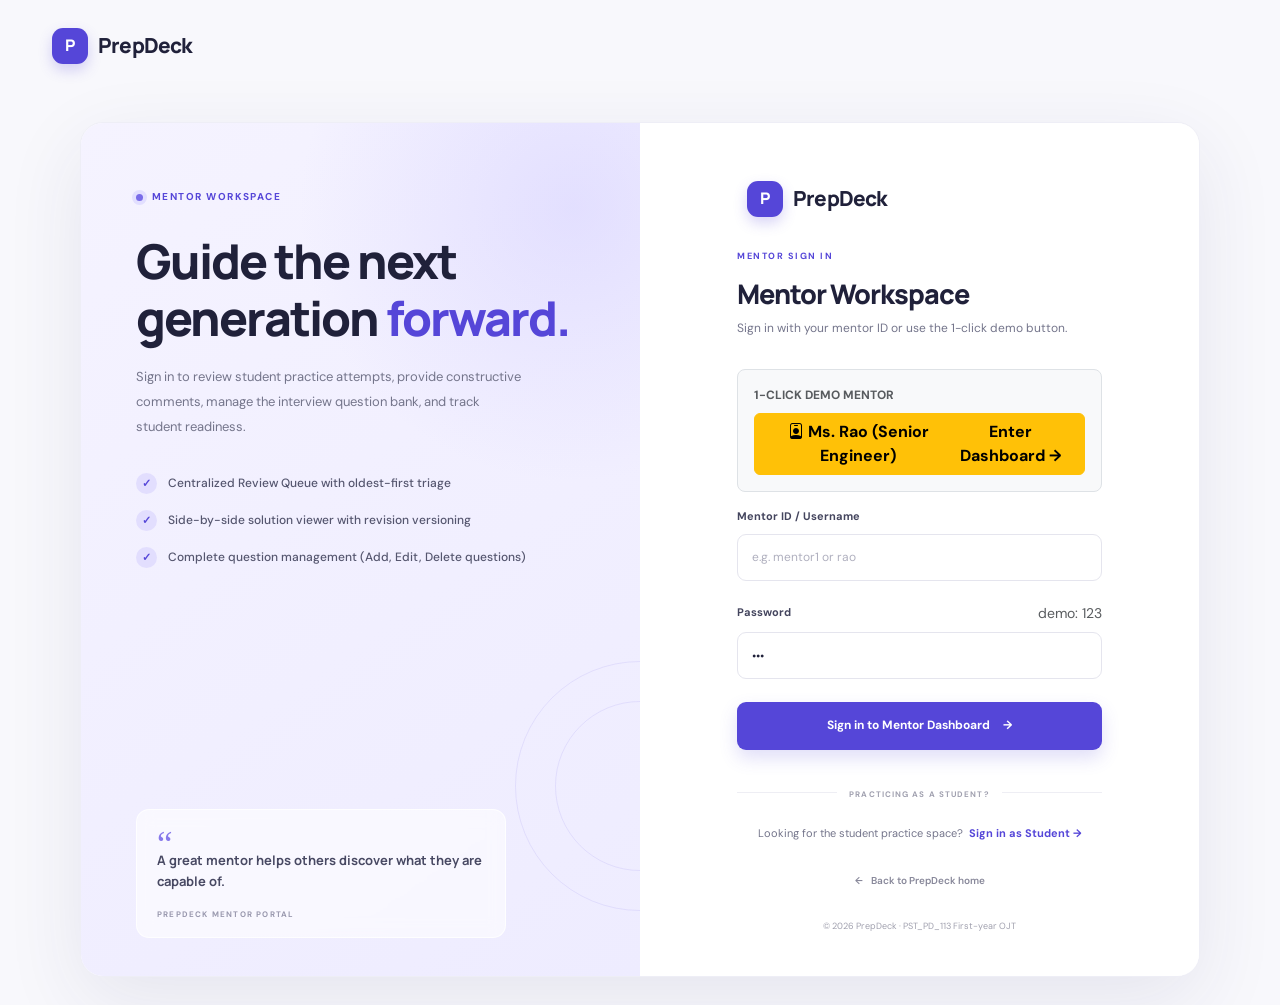
<file: mentor-login.html>
<!DOCTYPE html>
<html lang="en">

<head>
    <meta charset="UTF-8">
    <meta name="viewport" content="width=device-width, initial-scale=1.0">
    <meta name="description" content="Sign in to your PrepDeck mentor account.">
    <title>Mentor Login | PrepDeck</title>
    <link href="https://cdn.jsdelivr.net/npm/bootstrap@5.3.3/dist/css/bootstrap.min.css" rel="stylesheet">
    <link href="https://cdn.jsdelivr.net/npm/bootstrap-icons@1.11.3/font/bootstrap-icons.css" rel="stylesheet">
    <link rel="stylesheet" href="css/mentor-login.css">
    <link rel="stylesheet" href="css/student-dashboard.css">
</head>

<body>
    <main class="login-page">
        <a class="brand" href="index.html" aria-label="PrepDeck home">
            <span class="brand-mark">P</span>
            <span>PrepDeck</span>
        </a>

        <section class="login-layout" aria-labelledby="login-title">
            <div class="welcome-panel">
                <div class="welcome-content">
                    <span class="eyebrow"><span class="eyebrow-dot"></span> MENTOR WORKSPACE</span>
                    <h1>Guide the next<br>generation <span>forward.</span></h1>
                    <p class="welcome-description">
                        Sign in to review student practice attempts, provide constructive comments,
                        manage the interview question bank, and track student readiness.
                    </p>

                    <div class="welcome-points">
                        <div class="welcome-point">
                            <span class="point-icon">✓</span>
                            <span>Centralized Review Queue with oldest-first triage</span>
                        </div>
                        <div class="welcome-point">
                            <span class="point-icon">✓</span>
                            <span>Side-by-side solution viewer with revision versioning</span>
                        </div>
                        <div class="welcome-point">
                            <span class="point-icon">✓</span>
                            <span>Complete question management (Add, Edit, Delete questions)</span>
                        </div>
                    </div>
                </div>

                <div class="quote-card">
                    <span class="quote-mark">“</span>
                    <p>A great mentor helps others discover what they are capable of.</p>
                    <span class="quote-caption">PREPDECK MENTOR PORTAL</span>
                </div>
                <div class="decor decor-one"></div>
                <div class="decor decor-two"></div>
            </div>

            <div class="form-panel">
                <div class="form-container">
                    <a class="mobile-brand brand" href="index.html">
                        <span class="brand-mark">P</span>
                        <span>PrepDeck</span>
                    </a>

                    <div class="form-heading">
                        <span class="form-label">MENTOR SIGN IN</span>
                        <h2 id="login-title">Mentor Workspace</h2>
                        <p>Sign in with your mentor ID or use the 1-click demo button.</p>
                    </div>

                    <!-- 1-Click Demo Mentor -->
                    <div class="mb-3 p-3 bg-light rounded-3 border">
                        <small class="fw-bold text-muted text-uppercase d-block mb-2" style="font-size:0.75rem;">1-Click Demo Mentor</small>
                        <button type="button" class="btn btn-warning w-100 fw-bold d-flex align-items-center justify-content-between demo-mentor-btn" data-user="u_rao">
                            <span><i class="bi bi-person-badge"></i> Ms. Rao (Senior Engineer)</span>
                            <span>Enter Dashboard →</span>
                        </button>
                    </div>

                    <form class="login-form" id="mentorLoginForm" action="#" method="post" novalidate>
                        <div class="field-group">
                            <label for="email">Mentor ID / Username</label>
                            <input type="text" id="email" name="email" placeholder="e.g. mentor1 or rao"
                                autocomplete="username" required>
                        </div>

                        <div class="field-group">
                            <div class="label-row">
                                <label for="password">Password</label>
                                <span class="text-muted small">demo: 123</span>
                            </div>
                            <input type="password" id="password" name="password" placeholder="Enter password (123)"
                                autocomplete="current-password" required value="123">
                        </div>

                        <button class="submit-button" type="submit">
                            Sign in to Mentor Dashboard <span aria-hidden="true">→</span>
                        </button>
                    </form>

                    <div class="login-error text-danger small mt-2" id="loginError" style="display:none;"></div>

                    <div class="form-divider"><span>PRACTICING AS A STUDENT?</span></div>

                    <p class="signup-prompt">
                        Looking for the student practice space?
                        <a href="student-login.html" class="text-link fw-bold">Sign in as Student →</a>
                    </p>

                    <a class="back-link" href="index.html">
                        <span aria-hidden="true">←</span> Back to PrepDeck home
                    </a>
                </div>
                <p class="form-footer">© 2026 PrepDeck · PST_PD_113 First-year OJT</p>
            </div>
        </section>
    </main>

    <script src="https://cdn.jsdelivr.net/npm/bootstrap@5.3.3/dist/js/bootstrap.bundle.min.js"></script>
    <script src="js/storage.js"></script>
    <script src="js/components.js"></script>
    <script src="js/mentor-login.js"></script>
</body>

</html>
</file>
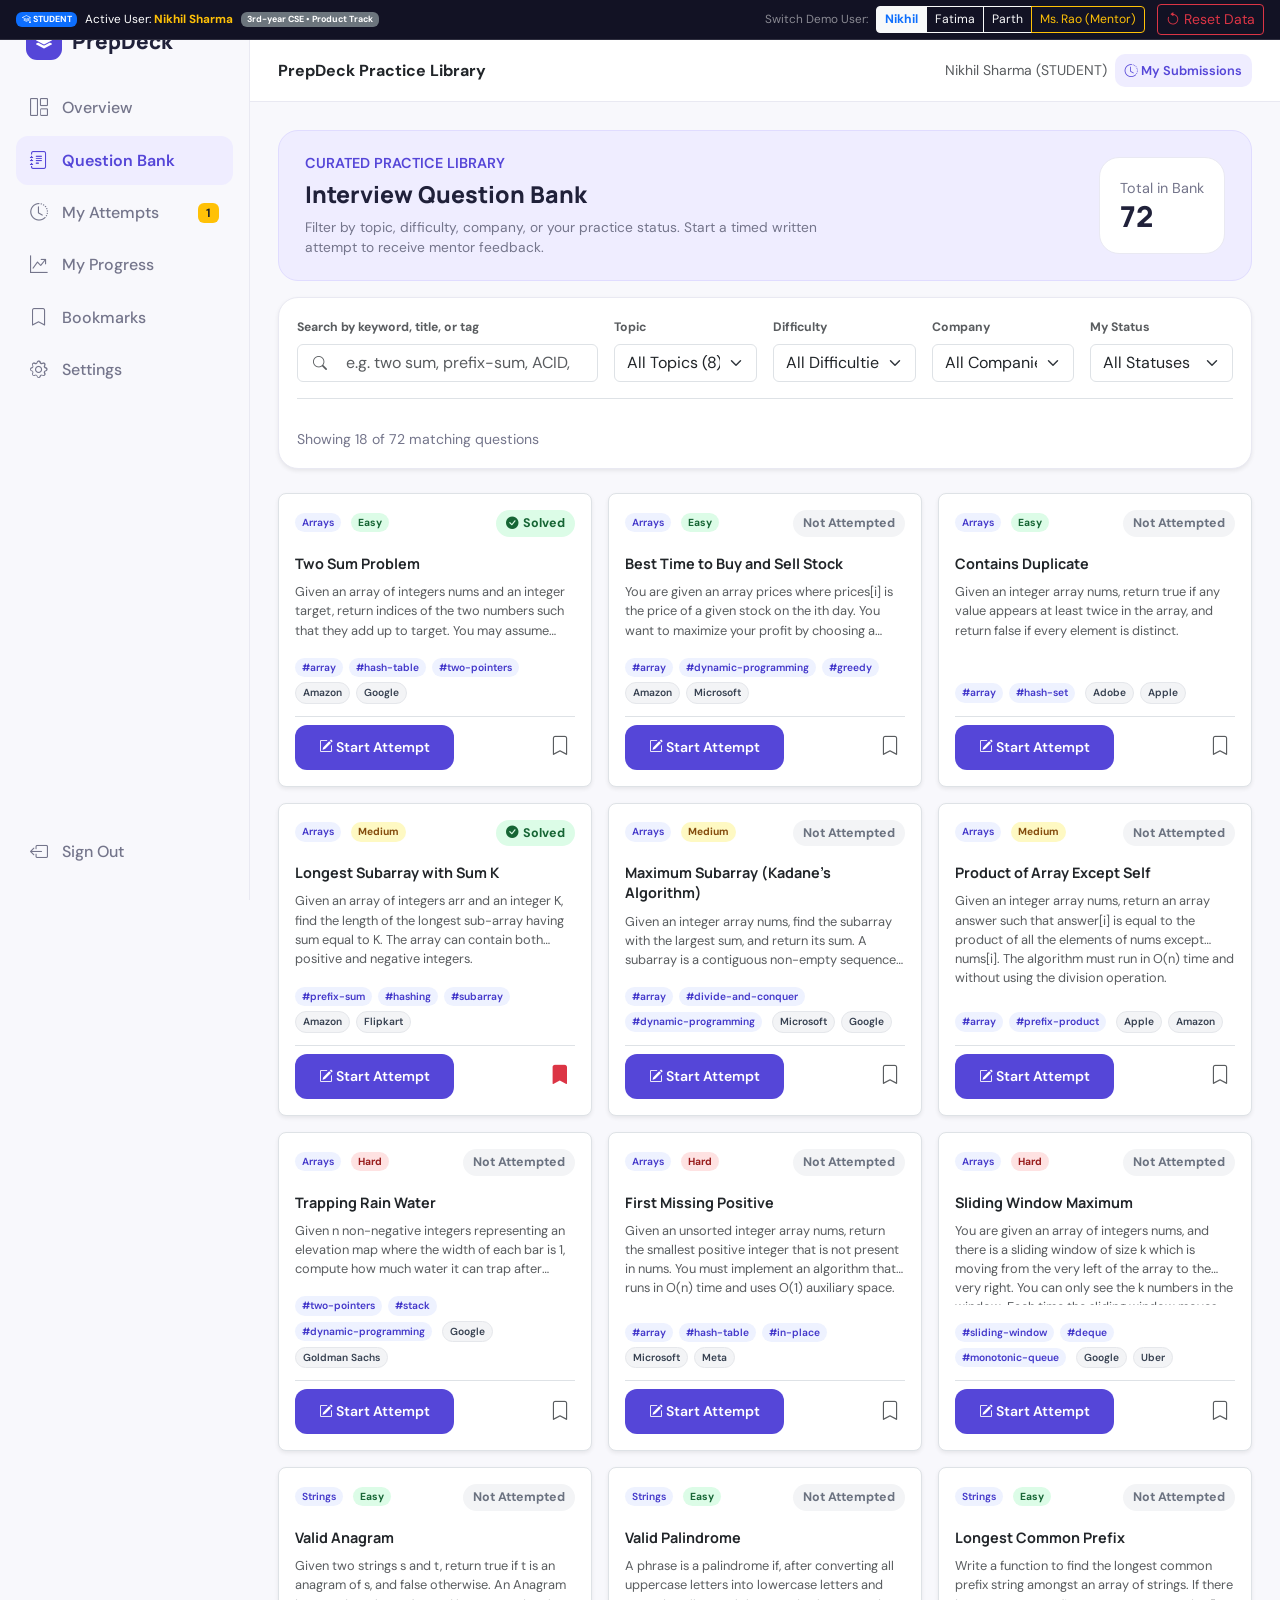
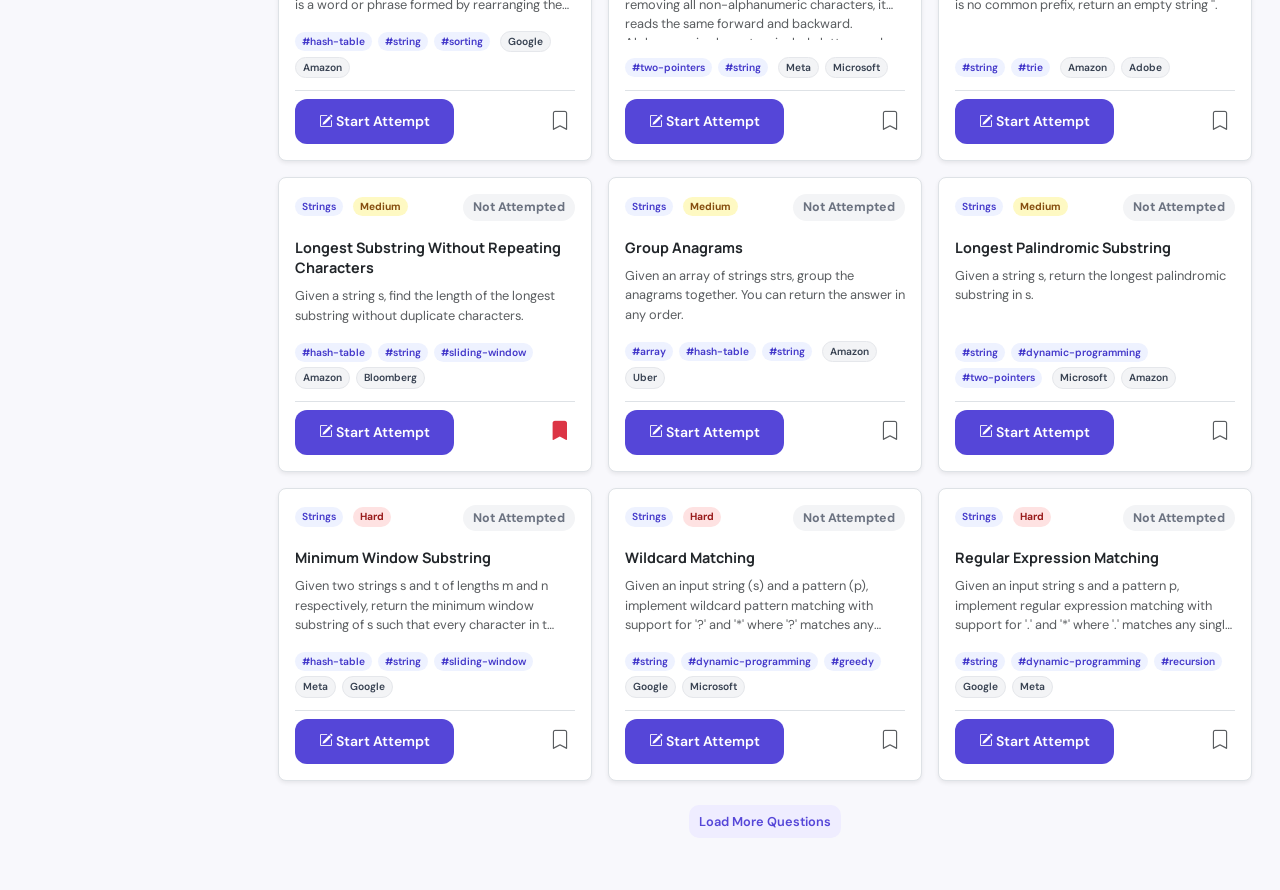
<file: question-bank.html>
<!DOCTYPE html>
<html lang="en">

<head>
  <meta charset="UTF-8">
  <meta name="viewport" content="width=device-width, initial-scale=1">
  <title>Question Bank | PrepDeck</title>
  <link href="https://cdn.jsdelivr.net/npm/bootstrap@5.3.3/dist/css/bootstrap.min.css" rel="stylesheet">
  <link href="https://cdn.jsdelivr.net/npm/bootstrap-icons@1.11.3/font/bootstrap-icons.css" rel="stylesheet">
  <link href="css/student-dashboard.css" rel="stylesheet">
</head>

<body>
  <!-- Sidebar -->
  <aside class="sidebar offcanvas-lg offcanvas-start" id="sidebar" tabindex="-1">
    <div class="brand">
      <span class="brand-mark"><i class="bi bi-layers-fill"></i></span>PrepDeck
      <button class="btn-close d-lg-none ms-auto" data-bs-dismiss="offcanvas" data-bs-target="#sidebar" aria-label="Close"></button>
    </div>
    <nav class="nav-list">
      <a href="student-dashboard.html" class="nav-item-pd">
        <i class="bi bi-grid-1x2"></i>Overview
      </a>
      <a href="question-bank.html" class="nav-item-pd active">
        <i class="bi bi-journal-text"></i>Question Bank
      </a>
      <a href="attempts.html" class="nav-item-pd">
        <i class="bi bi-clock-history"></i>My Attempts
        <span class="badge bg-warning text-dark ms-auto unread-comment-count d-none">0</span>
      </a>
      <a href="student-dashboard.html#progress" class="nav-item-pd">
        <i class="bi bi-graph-up-arrow"></i>My Progress
      </a>
      <a href="student-dashboard.html#bookmarks" class="nav-item-pd">
        <i class="bi bi-bookmark"></i>Bookmarks
      </a>
      <a href="student-dashboard.html#settings" class="nav-item-pd">
        <i class="bi bi-gear"></i>Settings
      </a>
    </nav>
    <a href="student-login.html" class="nav-item-pd logout mt-auto" data-logout>
      <i class="bi bi-box-arrow-left"></i>Sign Out
    </a>
  </aside>

  <div class="main">
    <!-- Topbar -->
    <header class="topbar">
      <button class="icon-btn d-lg-none" data-bs-toggle="offcanvas" data-bs-target="#sidebar" aria-label="Open menu">
        <i class="bi bi-list"></i>
      </button>
      <a class="name text-decoration-none text-dark fw-bold" href="student-dashboard.html">PrepDeck Practice Library</a>
      <div class="ms-auto d-flex align-items-center gap-2">
        <span class="text-muted small d-none d-md-inline" id="userDisplay">Student</span>
        <a href="attempts.html" class="btn btn-soft btn-sm"><i class="bi bi-clock-history"></i> My Submissions</a>
      </div>
    </header>

    <main class="content">
      <!-- Welcome Header -->
      <section class="welcome mb-3">
        <div>
          <p class="date">CURATED PRACTICE LIBRARY</p>
          <h1>Interview Question Bank</h1>
          <p class="sub">Filter by topic, difficulty, company, or your practice status. Start a timed written attempt to receive mentor feedback.</p>
        </div>
        <div class="stat">
          <div>
            <p class="stat-label">Total in Bank</p>
            <p class="stat-num" id="totalCount">72</p>
          </div>
        </div>
      </section>

      <!-- Multi-criteria Filter Bar (PRD S2, US-01, Section 13) -->
      <section class="card-pd mb-4 shadow-sm">
        <div class="row g-3">
          <div class="col-lg-4">
            <label class="form-label small fw-bold text-muted" for="bankSearch">Search by keyword, title, or tag</label>
            <div class="position-relative">
              <i class="bi bi-search position-absolute top-50 start-0 translate-middle-y ms-3 text-muted"></i>
              <input id="bankSearch" type="search" class="form-control ps-5" placeholder="e.g. two sum, prefix-sum, ACID, LRU...">
            </div>
          </div>
          <div class="col-sm-6 col-lg-2">
            <label class="form-label small fw-bold text-muted" for="topicFilter">Topic</label>
            <select id="topicFilter" class="form-select">
              <option value="">All Topics (8)</option>
            </select>
          </div>
          <div class="col-sm-6 col-lg-2">
            <label class="form-label small fw-bold text-muted" for="difficultyFilter">Difficulty</label>
            <select id="difficultyFilter" class="form-select">
              <option value="">All Difficulties</option>
              <option value="Easy">Easy</option>
              <option value="Medium">Medium</option>
              <option value="Hard">Hard</option>
            </select>
          </div>
          <div class="col-sm-6 col-lg-2">
            <label class="form-label small fw-bold text-muted" for="companyFilter">Company</label>
            <select id="companyFilter" class="form-select">
              <option value="">All Companies</option>
            </select>
          </div>
          <div class="col-sm-6 col-lg-2">
            <label class="form-label small fw-bold text-muted" for="statusFilter">My Status</label>
            <select id="statusFilter" class="form-select">
              <option value="">All Statuses</option>
              <option value="not_attempted">Not Attempted</option>
              <option value="attempted">Attempted</option>
              <option value="solved">Solved</option>
              <option value="struggled">Struggled</option>
            </select>
          </div>
        </div>

        <!-- Filter Summary & Reset Button -->
        <div class="d-flex justify-content-between align-items-center flex-wrap gap-2 mt-3 pt-3 border-top">
          <div class="filter-summary mb-0" id="resultSummary" aria-live="polite">
            Loading questions...
          </div>
          <button id="clearFiltersBtn" class="btn btn-sm btn-outline-secondary d-none">
            <i class="bi bi-x-circle"></i> Clear Filters
          </button>
        </div>
      </section>

      <!-- Question Cards Grid (PRD S2) -->
      <div class="row g-3" id="questionList"></div>

      <!-- Load More / Pagination -->
      <div class="text-center py-4">
        <button id="loadMore" class="btn btn-soft">Load More Questions</button>
      </div>
    </main>
  </div>

  <div class="toast-wrap">
    <div id="toast" class="toast pd-toast" role="status">
      <div class="toast-body" id="toastMsg"></div>
    </div>
  </div>

  <script src="https://cdn.jsdelivr.net/npm/bootstrap@5.3.3/dist/js/bootstrap.bundle.min.js"></script>
  <script src="js/storage.js"></script>
  <script src="js/components.js"></script>
  <script src="js/question-bank.js"></script>
</body>

</html>
</file>
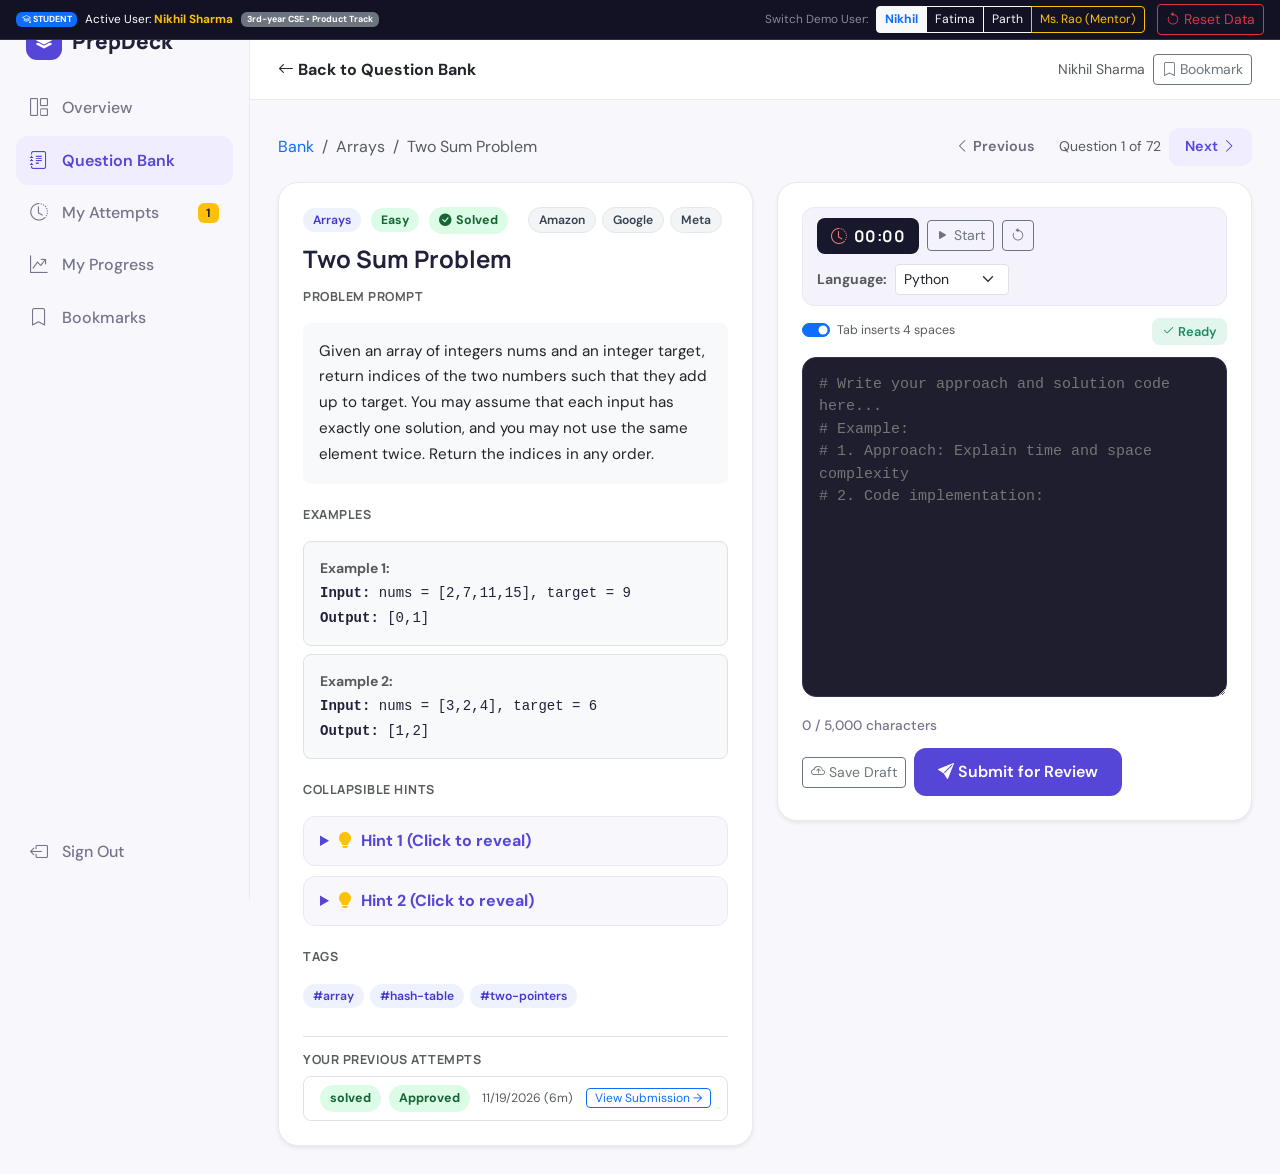
<file: question-details.html>
<!DOCTYPE html>
<html lang="en">

<head>
  <meta charset="UTF-8">
  <meta name="viewport" content="width=device-width, initial-scale=1">
  <title>Question Details & Solution Editor | PrepDeck</title>
  <link href="https://cdn.jsdelivr.net/npm/bootstrap@5.3.3/dist/css/bootstrap.min.css" rel="stylesheet">
  <link href="https://cdn.jsdelivr.net/npm/bootstrap-icons@1.11.3/font/bootstrap-icons.css" rel="stylesheet">
  <link href="css/student-dashboard.css" rel="stylesheet">
</head>

<body>
  <!-- Sidebar -->
  <aside class="sidebar offcanvas-lg offcanvas-start" id="sidebar" tabindex="-1">
    <div class="brand">
      <span class="brand-mark"><i class="bi bi-layers-fill"></i></span>PrepDeck
      <button class="btn-close d-lg-none ms-auto" data-bs-dismiss="offcanvas" data-bs-target="#sidebar" aria-label="Close"></button>
    </div>
    <nav class="nav-list">
      <a href="student-dashboard.html" class="nav-item-pd">
        <i class="bi bi-grid-1x2"></i>Overview
      </a>
      <a href="question-bank.html" class="nav-item-pd active">
        <i class="bi bi-journal-text"></i>Question Bank
      </a>
      <a href="attempts.html" class="nav-item-pd">
        <i class="bi bi-clock-history"></i>My Attempts
        <span class="badge bg-warning text-dark ms-auto unread-comment-count d-none">0</span>
      </a>
      <a href="student-dashboard.html#progress" class="nav-item-pd">
        <i class="bi bi-graph-up-arrow"></i>My Progress
      </a>
      <a href="student-dashboard.html#bookmarks" class="nav-item-pd">
        <i class="bi bi-bookmark"></i>Bookmarks
      </a>
    </nav>
    <a href="student-login.html" class="nav-item-pd logout mt-auto" data-logout>
      <i class="bi bi-box-arrow-left"></i>Sign Out
    </a>
  </aside>

  <div class="main">
    <!-- Topbar -->
    <header class="topbar">
      <button class="icon-btn d-lg-none" data-bs-toggle="offcanvas" data-bs-target="#sidebar" aria-label="Open menu">
        <i class="bi bi-list"></i>
      </button>
      <a class="name text-decoration-none text-dark fw-bold" href="question-bank.html">
        <i class="bi bi-arrow-left"></i> Back to Question Bank
      </a>
      <div class="ms-auto d-flex align-items-center gap-2">
        <span class="text-muted small d-none d-md-inline" id="studentName">Student</span>
        <button id="qBookmarkBtn" class="btn btn-outline-secondary btn-sm" aria-label="Bookmark question">
          <i class="bi bi-bookmark"></i> <span class="d-none d-sm-inline">Bookmark</span>
        </button>
      </div>
    </header>

    <main class="content">
      <!-- Question Navigation & Header -->
      <div class="d-flex justify-content-between align-items-center flex-wrap gap-2 mb-3">
        <nav aria-label="breadcrumb">
          <ol class="breadcrumb mb-0">
            <li class="breadcrumb-item"><a href="question-bank.html">Bank</a></li>
            <li class="breadcrumb-item active" id="breadcrumbTopic">Topic</li>
            <li class="breadcrumb-item active text-truncate" style="max-width: 250px;" id="breadcrumbTitle">Title</li>
          </ol>
        </nav>
        <div class="d-flex align-items-center gap-2" id="pagerNav">
          <a href="#" id="prevQuestionBtn" class="btn btn-soft btn-sm"><i class="bi bi-chevron-left"></i> Previous</a>
          <span class="text-muted small" id="qPagerIndex">Question 1 of 72</span>
          <a href="#" id="nextQuestionBtn" class="btn btn-soft btn-sm">Next <i class="bi bi-chevron-right"></i></a>
        </div>
      </div>

      <!-- Draft Restored Banner (PRD Section 11 UI States) -->
      <div id="draftRestoredAlert" class="alert alert-info alert-dismissible fade show d-none mb-3" role="alert">
        <div class="d-flex align-items-center justify-content-between flex-wrap gap-2">
          <div>
            <i class="bi bi-info-circle-fill me-2"></i>
            <span id="draftRestoredMsg">We restored your unsaved draft.</span>
          </div>
          <div>
            <button type="button" class="btn btn-sm btn-outline-danger py-0 px-2" id="discardDraftBtn" style="font-size:0.75rem;">
              Discard Draft
            </button>
          </div>
        </div>
      </div>

      <!-- Split View Layout: Question Details (Left) + Solution Editor (Right) -->
      <div class="split-view">
        <!-- ── LEFT COLUMN: QUESTION DETAILS (PRD S3) ────────────── -->
        <div class="card-pd shadow-sm">
          <div class="d-flex align-items-center justify-content-between flex-wrap gap-2 mb-2">
            <div>
              <span class="tag" id="qTopic">Topic</span>
              <span class="tag" id="qDifficulty">Difficulty</span>
              <span id="qMyStatusBadge"></span>
            </div>
            <div id="qCompanies"></div>
          </div>

          <h1 class="h4 fw-bold mt-2 mb-3" id="qTitle">Question Title</h1>

          <div class="mb-4">
            <h2 class="h6 fw-bold text-muted text-uppercase" style="font-size:0.78rem; letter-spacing:0.5px;">Problem Prompt</h2>
            <div class="p-3 bg-light rounded-3 text-dark" id="qPrompt" style="line-height:1.7; font-size:0.95rem;"></div>
          </div>

          <!-- Examples (Input / Output) -->
          <div class="mb-4">
            <h2 class="h6 fw-bold text-muted text-uppercase" style="font-size:0.78rem; letter-spacing:0.5px;">Examples</h2>
            <div id="qExamples"></div>
          </div>

          <!-- Collapsible Hints (PRD Section 13: Native <details><summary>) -->
          <div class="mb-4">
            <h2 class="h6 fw-bold text-muted text-uppercase" style="font-size:0.78rem; letter-spacing:0.5px;">Collapsible Hints</h2>
            <div class="hint-accordion" id="qHints"></div>
          </div>

          <!-- Tags -->
          <div class="mb-4">
            <h2 class="h6 fw-bold text-muted text-uppercase" style="font-size:0.78rem; letter-spacing:0.5px;">Tags</h2>
            <div id="qTags"></div>
          </div>

          <!-- Previous Attempt History on this Question -->
          <div class="mt-4 pt-3 border-top">
            <h2 class="h6 fw-bold text-muted text-uppercase mb-2" style="font-size:0.78rem; letter-spacing:0.5px;">Your Previous Attempts</h2>
            <div id="qAttemptHistory" class="small text-muted">No previous attempts recorded yet.</div>
          </div>
        </div>

        <!-- ── RIGHT COLUMN: SOLUTION EDITOR (PRD S4) ───────────── -->
        <div class="card-pd shadow-sm">
          <div class="editor-wrapper">
            <!-- Timer & Actions Toolbar -->
            <div class="editor-toolbar">
              <div class="d-flex align-items-center gap-2">
                <span class="timer-badge" id="timerDisplay">
                  <i class="bi bi-clock-history"></i> <span id="timerText">00:00</span>
                </span>
                <button type="button" class="btn btn-sm btn-outline-secondary" id="timerToggleBtn" title="Start / Pause attempt timer">
                  <i class="bi bi-play-fill" id="timerIcon"></i> <span id="timerActionText">Start</span>
                </button>
                <button type="button" class="btn btn-sm btn-outline-secondary" id="timerResetBtn" title="Reset timer">
                  <i class="bi bi-arrow-counterclockwise"></i>
                </button>
              </div>

              <!-- Language Selector -->
              <div class="d-flex align-items-center gap-2">
                <label for="languageSelect" class="small fw-bold text-muted d-none d-sm-inline">Language:</label>
                <select id="languageSelect" class="form-select form-select-sm" style="width: auto;">
                  <option value="Python">Python</option>
                  <option value="JavaScript">JavaScript</option>
                  <option value="Java">Java</option>
                  <option value="C++">C++</option>
                  <option value="SQL">SQL</option>
                </select>
              </div>
            </div>

            <!-- Tab inserts spaces toggle (PRD Section 13: prevents keyboard trap) -->
            <div class="d-flex justify-content-between align-items-center small text-muted">
              <div class="form-check form-switch mb-0">
                <input class="form-check-input" type="checkbox" id="tabKeyToggle" checked>
                <label class="form-check-label" for="tabKeyToggle" style="font-size:0.78rem;">Tab inserts 4 spaces</label>
              </div>
              <span class="draft-badge" id="draftStatusBadge"><i class="bi bi-check2"></i> Ready</span>
            </div>

            <!-- Monospace Code Editor (PRD Section 13: 15px, 1.5 line height) -->
            <div>
              <label for="solutionTextarea" class="visually-hidden">Write your written approach and code solution</label>
              <textarea id="solutionTextarea" class="code-editor" placeholder="# Write your approach and solution code here...
# Example:
# 1. Approach: Explain time and space complexity
# 2. Code implementation:"></textarea>
            </div>

            <!-- Footer: Character Counter and Actions -->
            <div class="editor-footer">
              <div class="char-counter" id="charCounter">
                <span id="charCount">0</span> / 5,000 characters
              </div>
              <div class="d-flex align-items-center gap-2">
                <button type="button" class="btn btn-outline-secondary btn-sm" id="saveDraftBtn">
                  <i class="bi bi-cloud-arrow-up"></i> Save Draft
                </button>
                <button type="button" class="btn btn-pd" id="openSubmitModalBtn">
                  <i class="bi bi-send-fill"></i> Submit for Review
                </button>
              </div>
            </div>
          </div>
        </div>
      </div>
    </main>
  </div>

  <!-- Submit Attempt Modal (PRD S4: Status Solved/Struggled/Skipped, Confidence 1-5) -->
  <div class="modal fade" id="submitAttemptModal" tabindex="-1" aria-labelledby="submitModalLabel" aria-hidden="true">
    <div class="modal-dialog modal-dialog-centered">
      <div class="modal-content card-pd border-0 p-4">
        <div class="modal-header border-0 pb-0 pt-0 px-0">
          <h2 class="h5 fw-bold modal-title" id="submitModalLabel">Submit Solution for Review</h2>
          <button type="button" class="btn-close" data-bs-dismiss="modal" aria-label="Close"></button>
        </div>
        <div class="modal-body px-0 py-3">
          <p class="text-muted small mb-3">
            Your written solution will be submitted to the mentor queue for feedback. Record your self-assessment below.
          </p>

          <!-- Self-Assessed Practice Status -->
          <div class="mb-3">
            <label class="form-label fw-bold small text-muted">How did this attempt go?</label>
            <div class="d-flex gap-2">
              <div class="form-check border rounded-3 p-2 px-3 flex-fill">
                <input class="form-check-input" type="radio" name="attemptStatusRadio" id="statusRadioSolved" value="solved" checked>
                <label class="form-check-label fw-bold text-success" for="statusRadioSolved">
                  <i class="bi bi-check-circle-fill"></i> Solved
                </label>
              </div>
              <div class="form-check border rounded-3 p-2 px-3 flex-fill">
                <input class="form-check-input" type="radio" name="attemptStatusRadio" id="statusRadioStruggled" value="struggled">
                <label class="form-check-label fw-bold text-warning" for="statusRadioStruggled">
                  <i class="bi bi-hourglass-split"></i> Struggled
                </label>
              </div>
              <div class="form-check border rounded-3 p-2 px-3 flex-fill">
                <input class="form-check-input" type="radio" name="attemptStatusRadio" id="statusRadioSkipped" value="skipped">
                <label class="form-check-label fw-bold text-secondary" for="statusRadioSkipped">
                  <i class="bi bi-skip-forward-fill"></i> Skipped
                </label>
              </div>
            </div>
          </div>

          <!-- Confidence Rating (1 to 5) -->
          <div class="mb-3">
            <label class="form-label fw-bold small text-muted">Confidence Level (1 - 5 stars)</label>
            <div class="d-flex align-items-center gap-2" id="confidenceStarRating">
              <button type="button" class="btn btn-sm btn-outline-warning star-btn active" data-val="1">★ 1</button>
              <button type="button" class="btn btn-sm btn-outline-warning star-btn active" data-val="2">★ 2</button>
              <button type="button" class="btn btn-sm btn-outline-warning star-btn active" data-val="3">★ 3</button>
              <button type="button" class="btn btn-sm btn-outline-warning star-btn" data-val="4">★ 4</button>
              <button type="button" class="btn btn-sm btn-outline-warning star-btn" data-val="5">★ 5</button>
              <input type="hidden" id="confidenceValue" value="3">
            </div>
          </div>

          <!-- Time Recorded -->
          <div class="p-3 bg-light rounded-3 d-flex justify-content-between align-items-center">
            <span class="text-muted small">Recorded Time Taken:</span>
            <span class="fw-bold font-monospace text-primary" id="modalTimeTakenDisplay">00:00</span>
          </div>
        </div>
        <div class="modal-footer border-0 pt-0 px-0">
          <button type="button" class="btn btn-soft" data-bs-dismiss="modal">Cancel</button>
          <button type="button" class="btn btn-pd" id="confirmSubmitBtn">
            <i class="bi bi-send-check-fill"></i> Submit for Mentor Review
          </button>
        </div>
      </div>
    </div>
  </div>

  <div class="toast-wrap">
    <div id="toast" class="toast pd-toast" role="status">
      <div class="toast-body" id="toastMsg"></div>
    </div>
  </div>

  <script src="https://cdn.jsdelivr.net/npm/bootstrap@5.3.3/dist/js/bootstrap.bundle.min.js"></script>
  <script src="js/storage.js"></script>
  <script src="js/components.js"></script>
  <script src="js/question-details.js"></script>
</body>

</html>
</file>
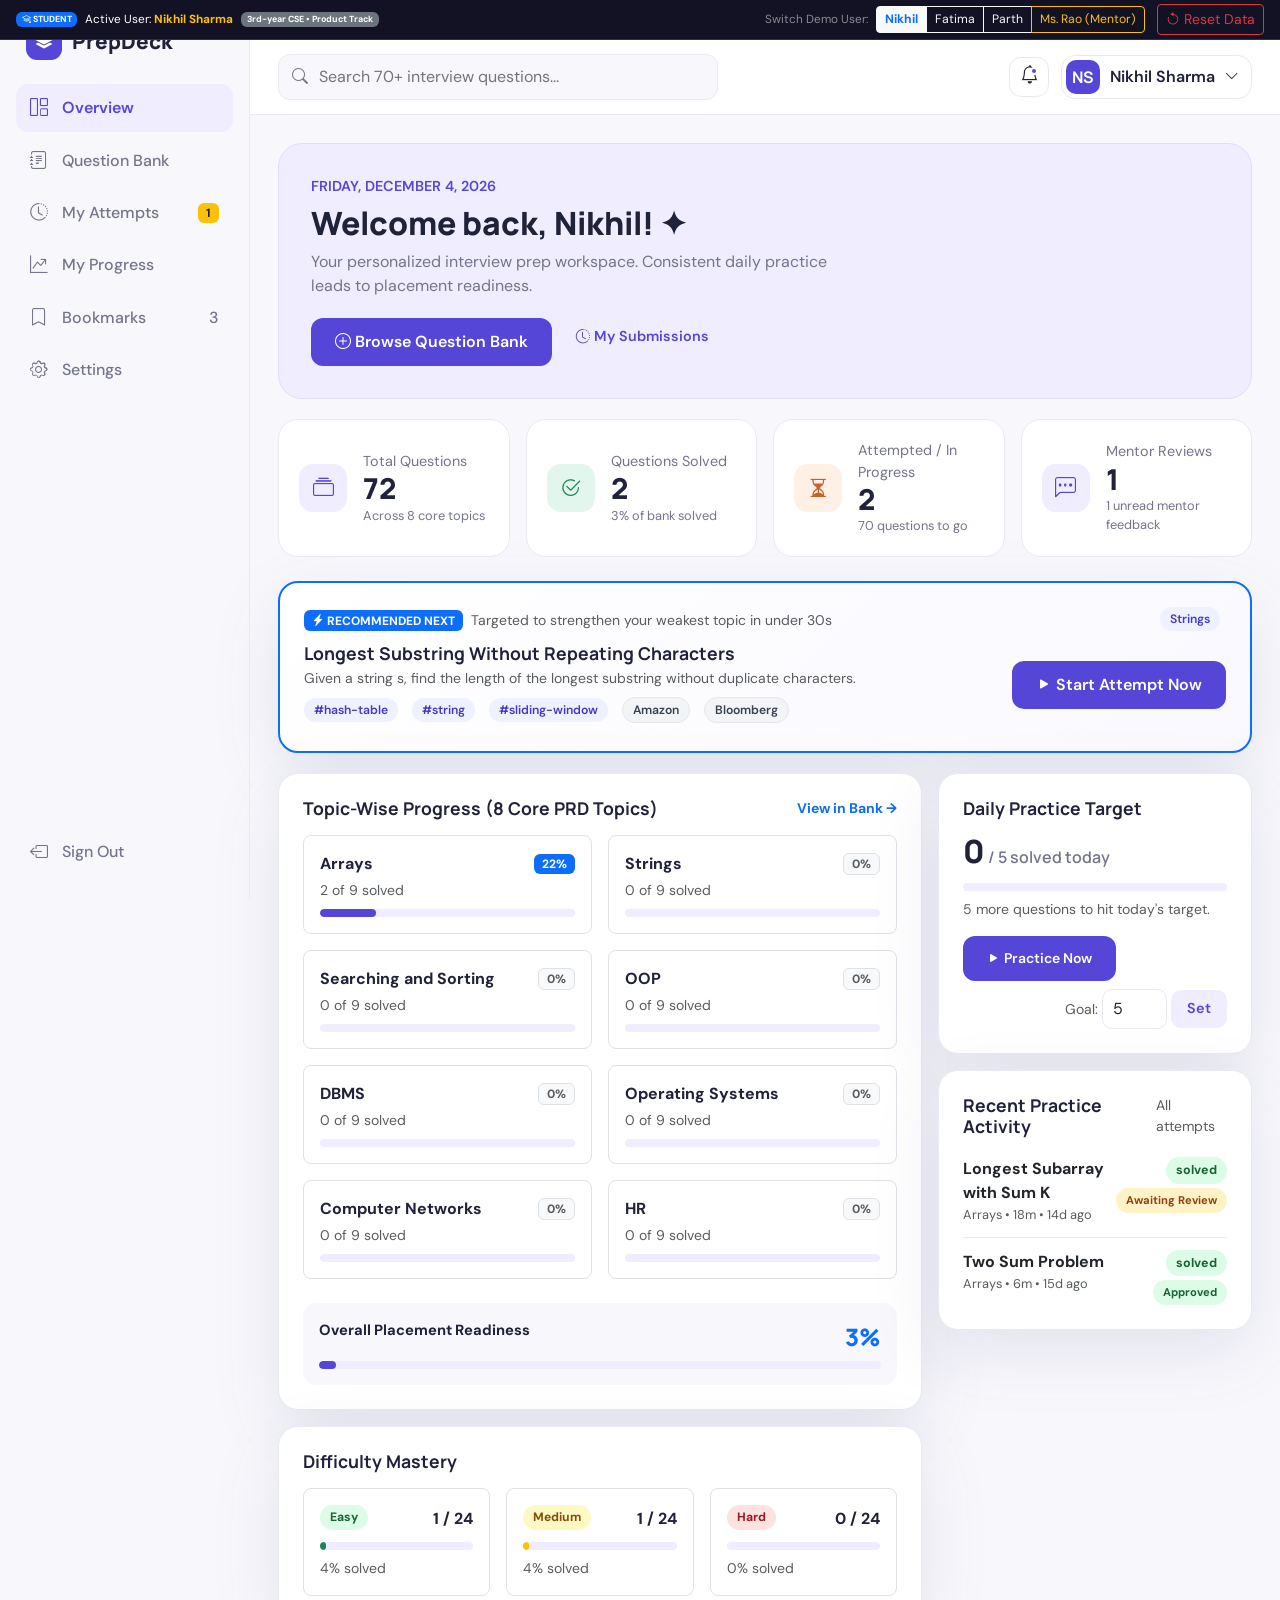
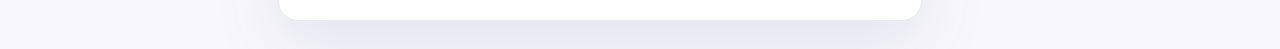
<file: student dashboard.html>
<!DOCTYPE html>
<html lang="en">
<head>
    <meta charset="UTF-8">
    <meta http-equiv="refresh" content="0; url=student-dashboard.html">
    <title>Redirecting to Dashboard...</title>
</head>
<body>
    <p>Redirecting to <a href="student-dashboard.html">Student Dashboard</a>...</p>
    <script>window.location.replace("student-dashboard.html");</script>
</body>
</html>
</file>
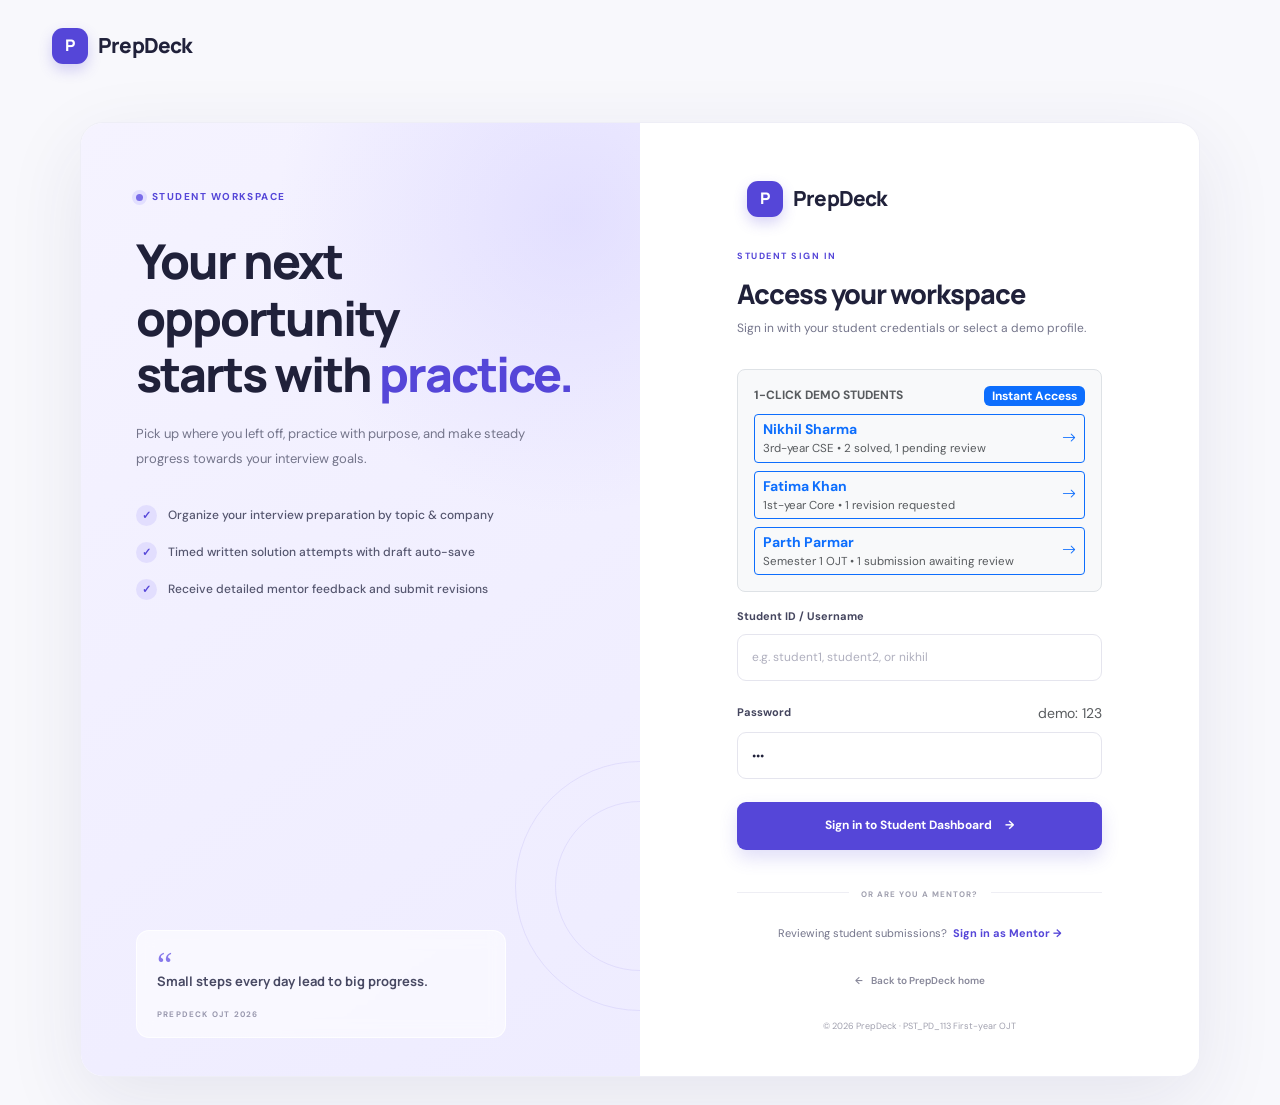
<file: Student login.html>
<!DOCTYPE html>
<html lang="en">
<head>
    <meta charset="UTF-8">
    <meta http-equiv="refresh" content="0; url=student-login.html">
    <title>Redirecting to Student Login...</title>
</head>
<body>
    <p>Redirecting to <a href="student-login.html">Student Login</a>...</p>
    <script>window.location.replace("student-login.html");</script>
</body>
</html>
</file>
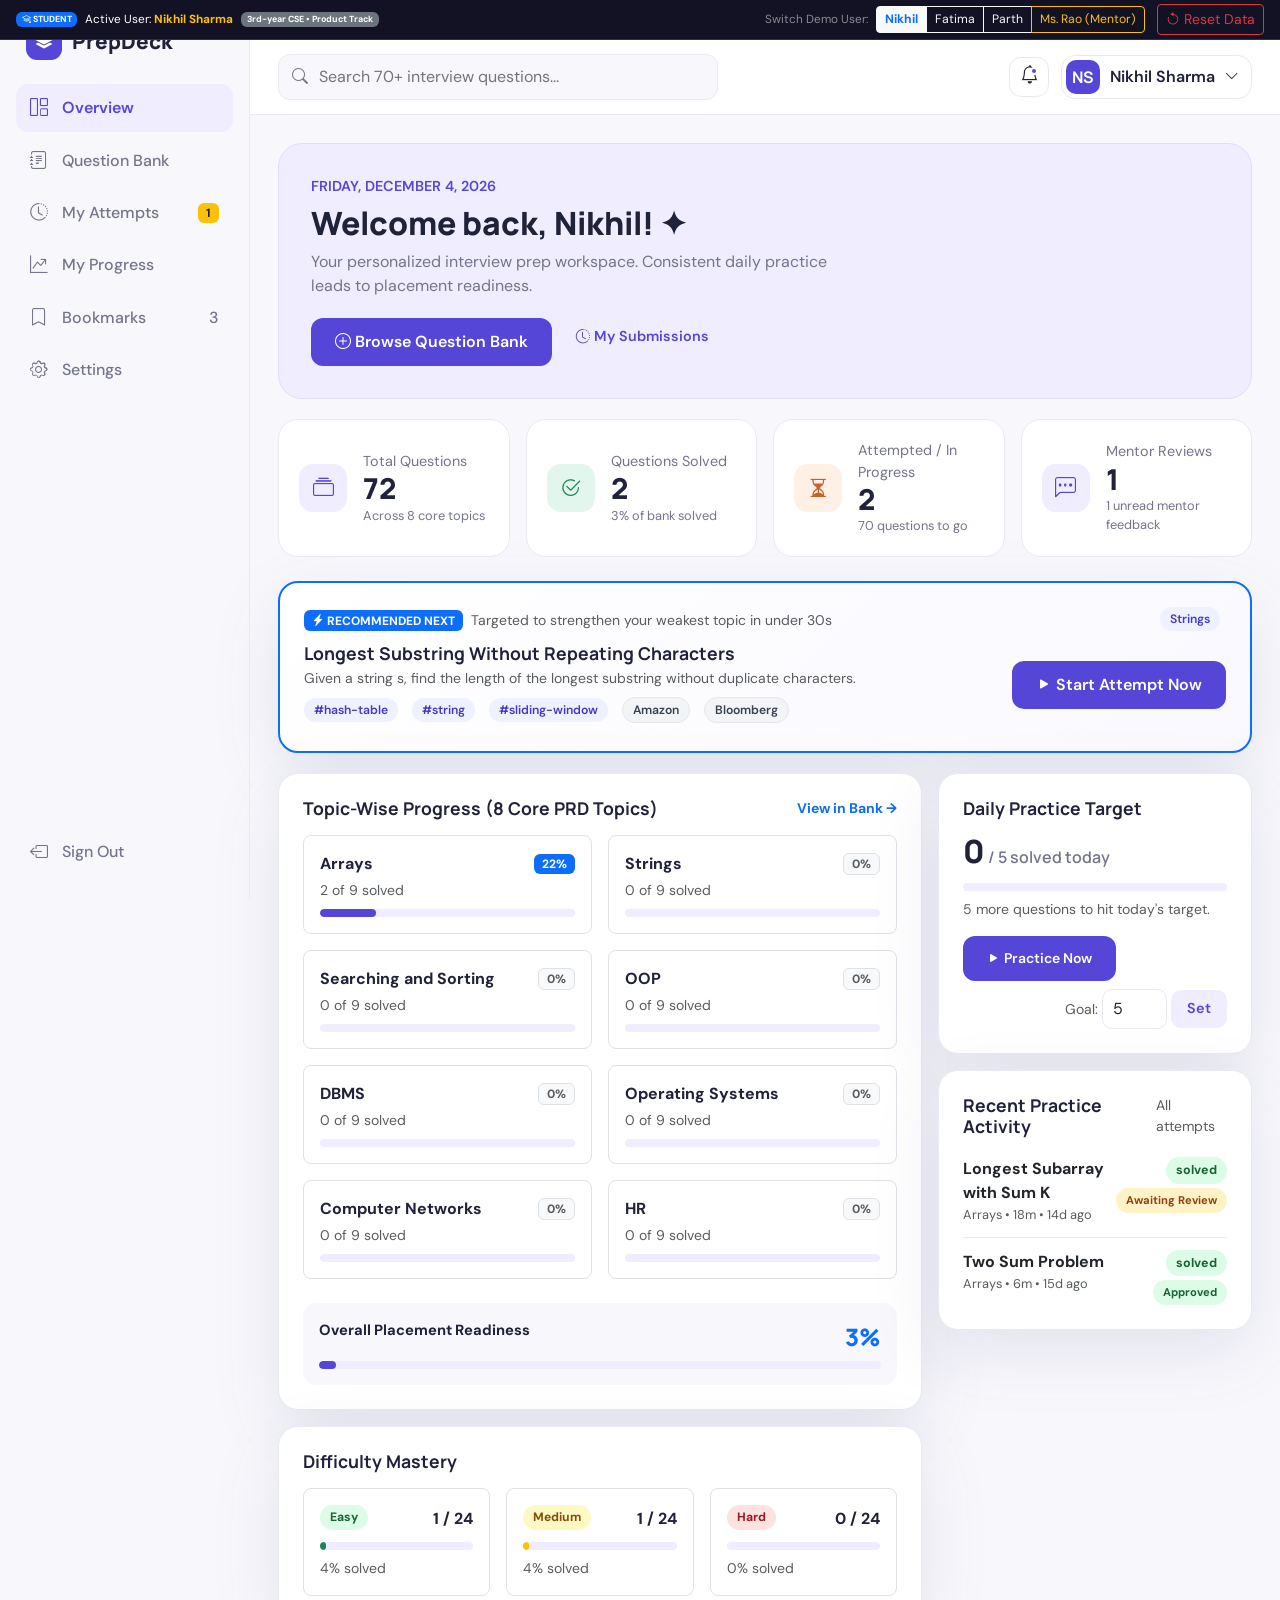
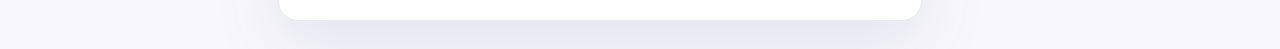
<file: student-dashboard.html>
<!DOCTYPE html>
<html lang="en">

<head>
  <meta charset="UTF-8">
  <meta name="viewport" content="width=device-width, initial-scale=1">
  <title>Student Dashboard | PrepDeck</title>
  <link href="https://cdn.jsdelivr.net/npm/bootstrap@5.3.3/dist/css/bootstrap.min.css" rel="stylesheet">
  <link href="https://cdn.jsdelivr.net/npm/bootstrap-icons@1.11.3/font/bootstrap-icons.css" rel="stylesheet">
  <link href="css/student-dashboard.css" rel="stylesheet">
</head>

<body>
  <!-- Sidebar: offcanvas on mobile, fixed on desktop -->
  <aside class="sidebar offcanvas-lg offcanvas-start" id="sidebar" tabindex="-1">
    <div class="brand">
      <span class="brand-mark"><i class="bi bi-layers-fill"></i></span>PrepDeck
      <button class="btn-close d-lg-none ms-auto" data-bs-dismiss="offcanvas" data-bs-target="#sidebar" aria-label="Close"></button>
    </div>
    <nav class="nav-list">
      <a href="#dashboard" class="nav-item-pd active" data-view="dashboard">
        <i class="bi bi-grid-1x2"></i>Overview
      </a>
      <a href="question-bank.html" class="nav-item-pd">
        <i class="bi bi-journal-text"></i>Question Bank
      </a>
      <a href="attempts.html" class="nav-item-pd">
        <i class="bi bi-clock-history"></i>My Attempts
        <span class="badge bg-warning text-dark ms-auto unread-comment-count d-none">0</span>
      </a>
      <a href="#progress" class="nav-item-pd" data-view="progress">
        <i class="bi bi-graph-up-arrow"></i>My Progress
      </a>
      <a href="#bookmarks" class="nav-item-pd" data-view="bookmarks">
        <i class="bi bi-bookmark"></i>Bookmarks
        <span class="nav-count ms-auto" id="bookmarkNavCount">0</span>
      </a>
      <a href="#settings" class="nav-item-pd" data-view="settings">
        <i class="bi bi-gear"></i>Settings
      </a>
    </nav>
    <a href="student-login.html" class="nav-item-pd logout mt-auto" id="sidebarLogoutBtn">
      <i class="bi bi-box-arrow-left"></i>Sign Out
    </a>
  </aside>

  <div class="main">
    <!-- Topbar -->
    <header class="topbar">
      <button class="icon-btn d-lg-none" data-bs-toggle="offcanvas" data-bs-target="#sidebar" aria-label="Open menu">
        <i class="bi bi-list"></i>
      </button>
      <form class="search" id="searchForm" role="search" autocomplete="off">
        <i class="bi bi-search"></i>
        <input type="search" id="searchInput" placeholder="Search 70+ interview questions..." aria-label="Search questions">
        <div class="search-results d-none" id="searchResults"></div>
      </form>

      <!-- Notifications dropdown -->
      <div class="dropdown ms-auto">
        <button class="icon-btn position-relative" data-bs-toggle="dropdown" data-bs-auto-close="outside" aria-label="Notifications" id="notifBtn">
          <i class="bi bi-bell"></i>
          <span class="dot" id="notifDot" style="display:none;"></span>
        </button>
        <div class="dropdown-menu dropdown-menu-end pd-menu notif" id="notifMenu">
          <div class="notif-head">
            <span>Notifications</span>
            <button id="markReadBtn" class="btn btn-sm btn-link p-0 text-decoration-none" style="font-size:0.75rem;">Mark all read</button>
          </div>
          <div id="notifList"></div>
        </div>
      </div>

      <!-- Profile dropdown -->
      <div class="dropdown">
        <button class="profile" data-bs-toggle="dropdown">
          <span class="avatar" id="avatar">NS</span>
          <span class="d-none d-md-inline name" id="studentName">Nikhil Sharma</span>
          <i class="bi bi-chevron-down small d-none d-md-inline"></i>
        </button>
        <ul class="dropdown-menu dropdown-menu-end pd-menu">
          <li class="px-3 py-2 border-bottom">
            <div class="fw-bold" id="dropdownUserName">Nikhil Sharma</div>
            <small class="text-muted" id="dropdownUserRole">Student (3rd-year CSE)</small>
          </li>
          <li><a class="dropdown-item" href="#progress" data-view="progress"><i class="bi bi-graph-up-arrow"></i>My Progress</a></li>
          <li><a class="dropdown-item" href="attempts.html"><i class="bi bi-clock-history"></i>My Attempts</a></li>
          <li><a class="dropdown-item" href="#bookmarks" data-view="bookmarks"><i class="bi bi-bookmark"></i>Saved Bookmarks</a></li>
          <li><a class="dropdown-item" href="#settings" data-view="settings"><i class="bi bi-gear"></i>Settings</a></li>
          <li><hr class="dropdown-divider"></li>
          <li><a class="dropdown-item text-danger" href="student-login.html" id="dropdownLogoutBtn"><i class="bi bi-box-arrow-left"></i>Sign Out</a></li>
        </ul>
      </div>
    </header>

    <main class="content">
      <!-- ── DASHBOARD VIEW ────────────────────────────────────── -->
      <div id="view-dashboard" class="view">
        <section class="welcome" id="progress-top">
          <div>
            <p class="date" id="todayDate">TODAY</p>
            <h1>Welcome back, <span id="welcomeName">Nikhil</span>! <span class="wave">✦</span></h1>
            <p class="sub">Your personalized interview prep workspace. Consistent daily practice leads to placement readiness.</p>
          </div>
          <div class="d-flex gap-2 flex-wrap">
            <a href="question-bank.html" class="btn btn-pd">
              <i class="bi bi-plus-circle"></i> Browse Question Bank
            </a>
            <a href="attempts.html" class="btn btn-soft">
              <i class="bi bi-clock-history"></i> My Submissions
            </a>
          </div>
        </section>

        <!-- Stats Grid (PRD S2, US-06) -->
        <section class="row g-3 stats" id="statsRow">
          <div class="col-6 col-xl-3">
            <div class="stat">
              <div class="stat-icon ic-lav"><i class="bi bi-collection"></i></div>
              <div>
                <p class="stat-label">Total Questions</p>
                <p class="stat-num" id="statTotal">72</p>
                <p class="stat-note">Across 8 core topics</p>
              </div>
            </div>
          </div>
          <div class="col-6 col-xl-3">
            <div class="stat">
              <div class="stat-icon ic-mint"><i class="bi bi-check2-circle"></i></div>
              <div>
                <p class="stat-label">Questions Solved</p>
                <p class="stat-num" id="statSolved">0</p>
                <p class="stat-note" id="statSolvedPct">0% completion</p>
              </div>
            </div>
          </div>
          <div class="col-6 col-xl-3">
            <div class="stat">
              <div class="stat-icon ic-peach"><i class="bi bi-hourglass-split"></i></div>
              <div>
                <p class="stat-label">Attempted / In Progress</p>
                <p class="stat-num" id="statAttempted">0</p>
                <p class="stat-note" id="statRemaining">72 remaining</p>
              </div>
            </div>
          </div>
          <div class="col-6 col-xl-3">
            <div class="stat">
              <div class="stat-icon ic-lav"><i class="bi bi-chat-left-dots"></i></div>
              <div>
                <p class="stat-label">Mentor Reviews</p>
                <p class="stat-num" id="statReviews">0</p>
                <p class="stat-note" id="statUnreadNotes">0 unread feedback</p>
              </div>
            </div>
          </div>
        </section>

        <!-- Recommended Question Card (PRD Section 2 Promise: Under 30s!) -->
        <section class="mt-4" id="recommendedSection">
          <div class="card-pd border-primary" style="border-width: 2px; background: linear-gradient(135deg, #ffffff 0%, #f9f8ff 100%);">
            <div class="d-flex align-items-center justify-content-between flex-wrap gap-2 mb-2">
              <div class="d-flex align-items-center gap-2">
                <span class="badge bg-primary text-uppercase" style="font-size:0.75rem;"><i class="bi bi-lightning-charge-fill"></i> Recommended Next</span>
                <span class="text-muted small">Targeted to strengthen your weakest topic in under 30s</span>
              </div>
              <span id="recTopicBadge" class="tag">Topic</span>
            </div>
            <div class="row align-items-center mt-2">
              <div class="col-lg-8">
                <h2 class="h5 fw-bold mb-1" id="recTitle">Loading recommended question...</h2>
                <p class="text-muted small mb-2" id="recPrompt" style="display:-webkit-box;-webkit-line-clamp:2;-webkit-box-orient:vertical;overflow:hidden;"></p>
                <div class="d-flex align-items-center gap-2 flex-wrap" id="recTags"></div>
              </div>
              <div class="col-lg-4 text-lg-end mt-3 mt-lg-0">
                <a href="#" id="recStartBtn" class="btn btn-pd">
                  <i class="bi bi-play-fill"></i> Start Attempt Now
                </a>
              </div>
            </div>
          </div>
        </section>

        <!-- Main Middle Grid: Topic Progress & Daily Goal / Activity -->
        <div class="row g-3 mt-1">
          <div class="col-xl-8">
            <!-- Overall & Topic Progress (PRD S9) -->
            <section class="card-pd" id="learning">
              <div class="d-flex align-items-center justify-content-between mb-3">
                <h2 class="h6 fw-bold mb-0">Topic-Wise Progress (8 Core PRD Topics)</h2>
                <a href="question-bank.html" class="text-primary small fw-bold">View in Bank →</a>
              </div>
              <div class="row g-3" id="topicProgressBars"></div>

              <div class="overall mt-4">
                <div class="row-line">
                  <span class="fw-bold">Overall Placement Readiness</span>
                  <span class="pct text-primary" id="overallPct">0%</span>
                </div>
                <div class="bar">
                  <span id="overallBar" style="width: 0%;"></span>
                </div>
              </div>
            </section>

            <!-- Difficulty Breakdown -->
            <section class="card-pd mt-3">
              <h2 class="h6 fw-bold mb-3">Difficulty Mastery</h2>
              <div class="row g-3" id="difficultyBars"></div>
            </section>
          </div>

          <div class="col-xl-4">
            <!-- Daily Goal Card -->
            <section class="card-pd">
              <h2 class="h6 fw-bold mb-2">Daily Practice Target</h2>
              <div id="goalBody"></div>
            </section>

            <!-- Recent Activity List -->
            <section class="card-pd mt-3">
              <div class="d-flex align-items-center justify-content-between mb-2">
                <h2 class="h6 fw-bold mb-0">Recent Practice Activity</h2>
                <a href="attempts.html" class="small text-muted">All attempts</a>
              </div>
              <ul class="activity" id="activityList"></ul>
            </section>
          </div>
        </div>
      </div>

      <!-- ── MY PROGRESS VIEW ───────────────────────────────────── -->
      <div id="view-progress" class="view d-none">
        <div class="d-flex align-items-center justify-content-between mb-3">
          <h1 class="page-title mb-0">My Learning Progress</h1>
          <a href="question-bank.html" class="btn btn-pd btn-sm"><i class="bi bi-journal-text"></i> Open Question Bank</a>
        </div>
        <div class="card-pd mb-3">
          <h2>Core Placement Topics</h2>
          <p class="text-muted small">Track your solved ratio across Arrays, Strings, Searching & Sorting, OOP, DBMS, OS, Computer Networks, and HR.</p>
          <div class="row g-3" id="fullTopicList"></div>
        </div>
        <div class="card-pd">
          <h2>Questions to Retry (Marked as Struggled)</h2>
          <p class="text-muted small">Review your previous written solutions and practice again to build confidence.</p>
          <div class="row g-3" id="struggledQuestionList"></div>
        </div>
      </div>

      <!-- ── BOOKMARKS VIEW ────────────────────────────────────── -->
      <div id="view-bookmarks" class="view d-none">
        <h1 class="page-title">Saved Bookmarks ("Revise Later")</h1>
        <p class="text-muted small">Questions you've bookmarked for rapid revision before interviews.</p>
        <div class="row g-3" id="bookmarkList"></div>
      </div>

      <!-- ── SETTINGS VIEW ─────────────────────────────────────── -->
      <div id="view-settings" class="view d-none">
        <h1 class="page-title">Profile & Settings</h1>
        <div class="card-pd">
          <h2>Student Profile</h2>
          <div class="mb-3">
            <label class="form-label" for="settingsName">Display Name</label>
            <input type="text" class="form-control" id="settingsName">
          </div>
          <div class="mb-3">
            <label class="form-label" for="settingsDailyGoal">Daily Practice Target (Questions / Day)</label>
            <input type="number" class="form-control" id="settingsDailyGoal" min="1" max="50">
          </div>
          <button class="btn btn-pd" id="saveSettingsBtn">Save Profile Settings</button>
        </div>
        <div class="card-pd mt-3 border-danger">
          <h2 class="text-danger">Reset Demo Data</h2>
          <p class="text-muted">Restore all questions, attempts, and comments back to the original PRD seed data.</p>
          <button class="btn btn-outline-danger" id="resetDataSettingsBtn">
            <i class="bi bi-arrow-counterclockwise"></i> Reset Demo Data to Default
          </button>
        </div>
      </div>
    </main>
  </div>

  <div class="toast-wrap">
    <div id="toast" class="toast pd-toast" role="status">
      <div class="toast-body" id="toastMsg"></div>
    </div>
  </div>

  <script src="https://cdn.jsdelivr.net/npm/bootstrap@5.3.3/dist/js/bootstrap.bundle.min.js"></script>
  <script src="js/storage.js"></script>
  <script src="js/components.js"></script>
  <script src="js/student-dashboard.js"></script>
</body>

</html>
</file>
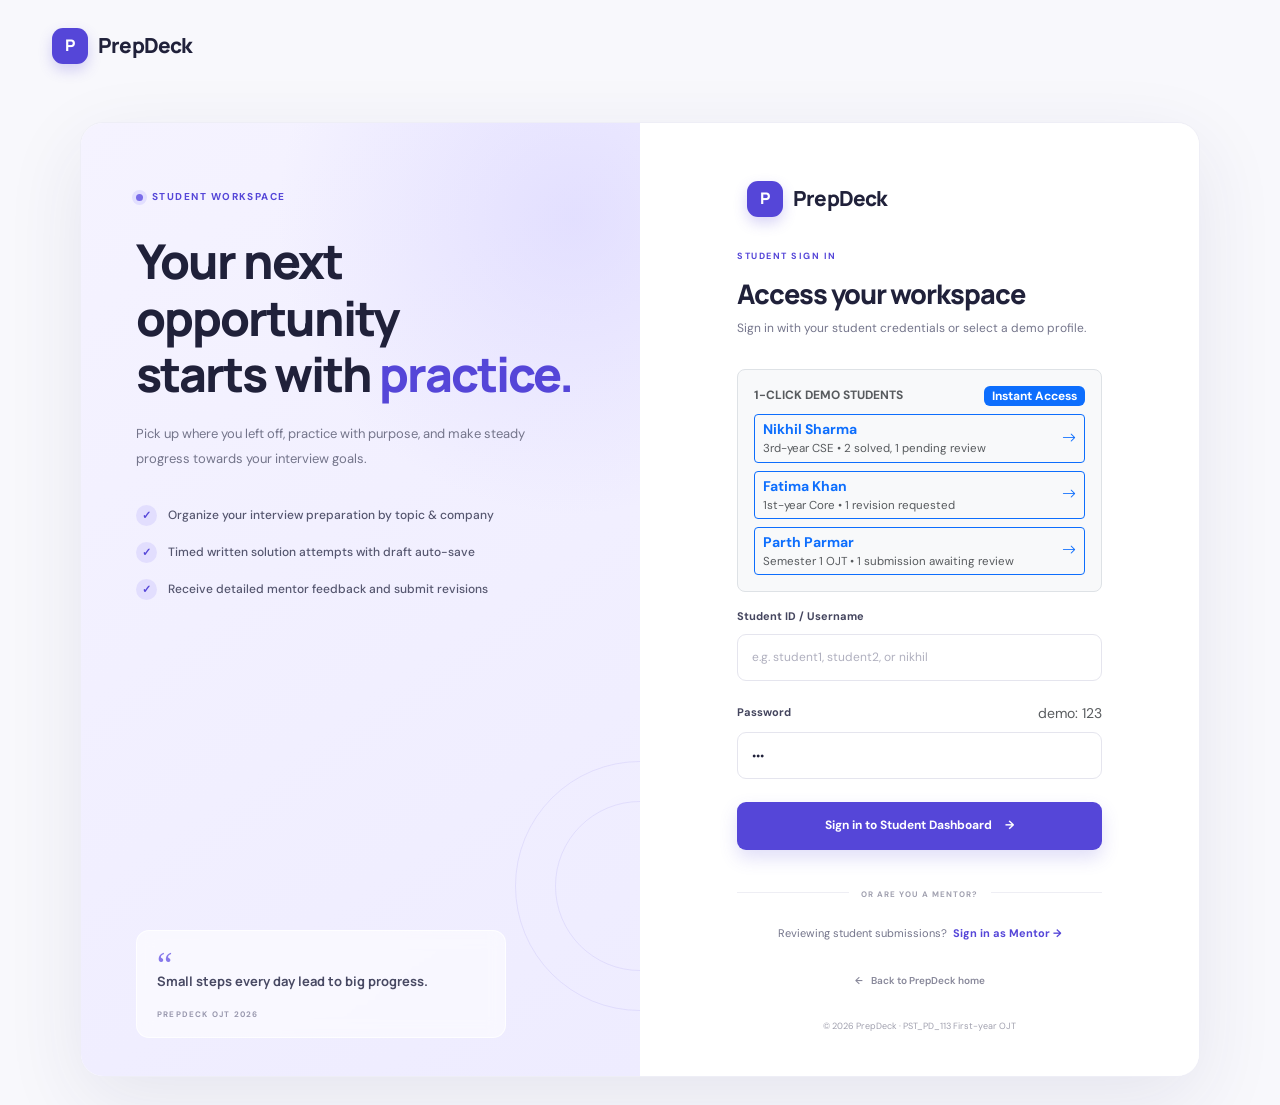
<file: student-login.html>
<!DOCTYPE html>
<html lang="en">

<head>
    <meta charset="UTF-8">
    <meta name="viewport" content="width=device-width, initial-scale=1.0">
    <meta name="description" content="Sign in to your PrepDeck student account.">
    <title>Student Login | PrepDeck</title>
    <link href="https://cdn.jsdelivr.net/npm/bootstrap@5.3.3/dist/css/bootstrap.min.css" rel="stylesheet">
    <link href="https://cdn.jsdelivr.net/npm/bootstrap-icons@1.11.3/font/bootstrap-icons.css" rel="stylesheet">
    <link rel="stylesheet" href="css/student-login.css">
    <link rel="stylesheet" href="css/student-dashboard.css">
</head>

<body>
    <main class="login-page">
        <a class="brand" href="index.html" aria-label="PrepDeck home">
            <span class="brand-mark">P</span>
            <span>PrepDeck</span>
        </a>

        <section class="login-layout" aria-labelledby="login-title">
            <div class="welcome-panel">
                <div class="welcome-content">
                    <span class="eyebrow"><span class="eyebrow-dot"></span> STUDENT WORKSPACE</span>
                    <h1>Your next opportunity<br>starts with <span>practice.</span></h1>
                    <p class="welcome-description">
                        Pick up where you left off, practice with purpose,
                        and make steady progress towards your interview goals.
                    </p>

                    <div class="welcome-points">
                        <div class="welcome-point">
                            <span class="point-icon">✓</span>
                            <span>Organize your interview preparation by topic & company</span>
                        </div>
                        <div class="welcome-point">
                            <span class="point-icon">✓</span>
                            <span>Timed written solution attempts with draft auto-save</span>
                        </div>
                        <div class="welcome-point">
                            <span class="point-icon">✓</span>
                            <span>Receive detailed mentor feedback and submit revisions</span>
                        </div>
                    </div>
                </div>

                <div class="quote-card">
                    <span class="quote-mark">“</span>
                    <p>Small steps every day lead to big progress.</p>
                    <span class="quote-caption">PREPDECK OJT 2026</span>
                </div>
                <div class="decor decor-one"></div>
                <div class="decor decor-two"></div>
            </div>

            <div class="form-panel">
                <div class="form-container">
                    <a class="mobile-brand brand" href="index.html">
                        <span class="brand-mark">P</span>
                        <span>PrepDeck</span>
                    </a>

                    <div class="form-heading">
                        <span class="form-label">STUDENT SIGN IN</span>
                        <h2 id="login-title">Access your workspace</h2>
                        <p>Sign in with your student credentials or select a demo profile.</p>
                    </div>

                    <!-- One-Click Demo Profiles -->
                    <div class="demo-select-box mb-3 p-3 bg-light rounded-3 border">
                        <div class="d-flex align-items-center justify-content-between mb-2">
                            <small class="fw-bold text-muted text-uppercase" style="font-size:0.75rem;">1-Click Demo Students</small>
                            <span class="badge bg-primary">Instant Access</span>
                        </div>
                        <div class="d-grid gap-2">
                            <button type="button" class="btn btn-outline-primary btn-sm text-start demo-login-btn d-flex align-items-center justify-content-between" data-user="u_nikhil">
                                <span><strong>Nikhil Sharma</strong> <small class="text-muted d-block" style="font-size:0.72rem;">3rd-year CSE • 2 solved, 1 pending review</small></span>
                                <i class="bi bi-arrow-right"></i>
                            </button>
                            <button type="button" class="btn btn-outline-primary btn-sm text-start demo-login-btn d-flex align-items-center justify-content-between" data-user="u_fatima">
                                <span><strong>Fatima Khan</strong> <small class="text-muted d-block" style="font-size:0.72rem;">1st-year Core • 1 revision requested</small></span>
                                <i class="bi bi-arrow-right"></i>
                            </button>
                            <button type="button" class="btn btn-outline-primary btn-sm text-start demo-login-btn d-flex align-items-center justify-content-between" data-user="u_parth">
                                <span><strong>Parth Parmar</strong> <small class="text-muted d-block" style="font-size:0.72rem;">Semester 1 OJT • 1 submission awaiting review</small></span>
                                <i class="bi bi-arrow-right"></i>
                            </button>
                        </div>
                    </div>

                    <form class="login-form" id="studentLoginForm" action="#" method="post" novalidate>
                        <div class="field-group">
                            <label for="email">Student ID / Username</label>
                            <input type="text" id="email" name="email" placeholder="e.g. student1, student2, or nikhil"
                                autocomplete="username" required>
                        </div>

                        <div class="field-group">
                            <div class="label-row">
                                <label for="password">Password</label>
                                <span class="text-muted small">demo: 123</span>
                            </div>
                            <input type="password" id="password" name="password" placeholder="Enter password (123)"
                                autocomplete="current-password" required value="123">
                        </div>

                        <button class="submit-button" type="submit">
                            Sign in to Student Dashboard <span aria-hidden="true">→</span>
                        </button>
                    </form>

                    <div class="login-error text-danger small mt-2" id="loginError" style="display:none;"></div>

                    <div class="form-divider"><span>OR ARE YOU A MENTOR?</span></div>

                    <p class="signup-prompt">
                        Reviewing student submissions?
                        <a href="mentor-login.html" class="text-link fw-bold">Sign in as Mentor →</a>
                    </p>

                    <a class="back-link" href="index.html">
                        <span aria-hidden="true">←</span> Back to PrepDeck home
                    </a>
                </div>
                <p class="form-footer">© 2026 PrepDeck · PST_PD_113 First-year OJT</p>
            </div>
        </section>
    </main>

    <script src="https://cdn.jsdelivr.net/npm/bootstrap@5.3.3/dist/js/bootstrap.bundle.min.js"></script>
    <script src="js/storage.js"></script>
    <script src="js/components.js"></script>
    <script src="js/student-login.js"></script>
</body>

</html>
</file>
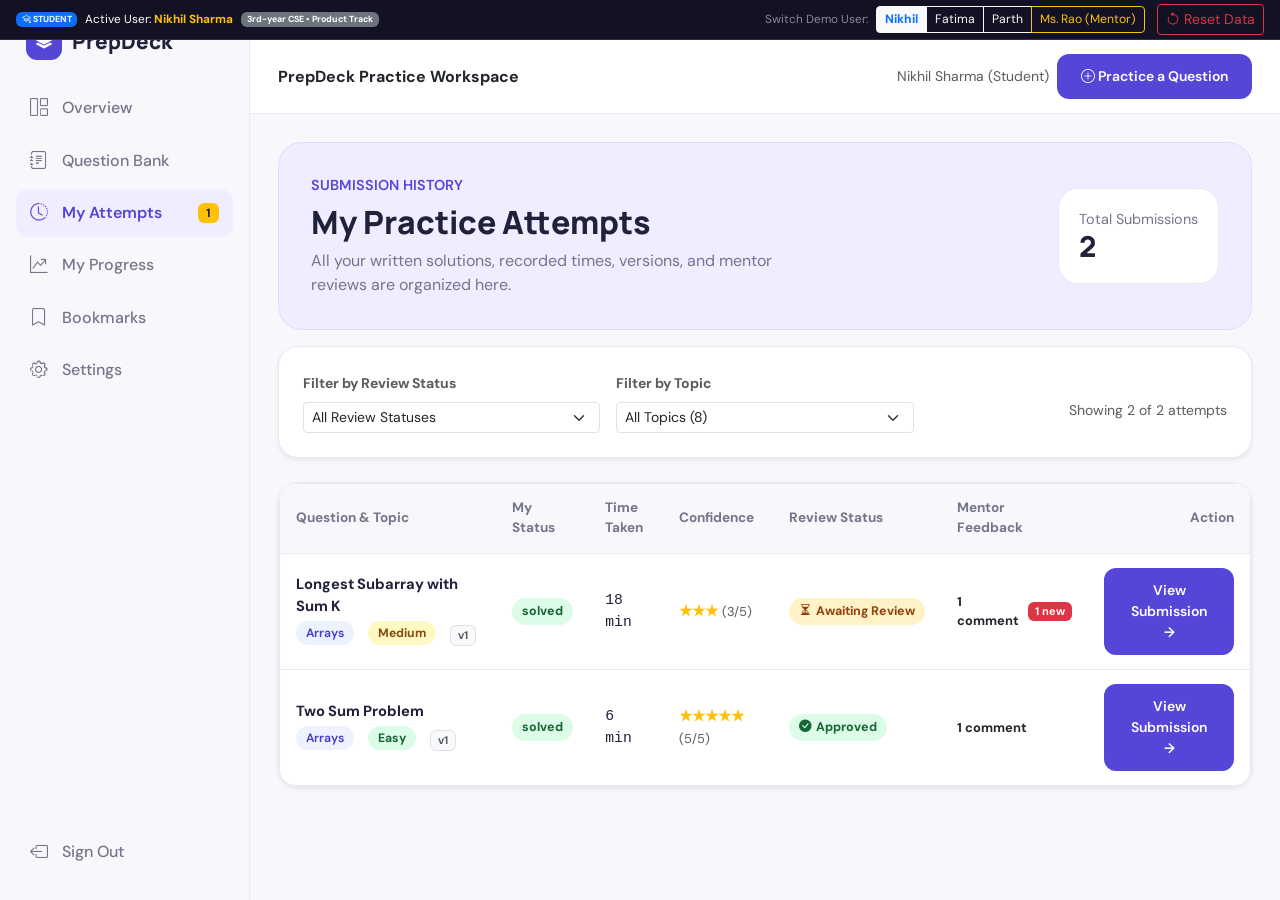
<file: submission.html>
<!DOCTYPE html>
<html lang="en">

<head>
  <meta charset="UTF-8">
  <meta name="viewport" content="width=device-width, initial-scale=1">
  <title>Submission & Mentor Review | PrepDeck</title>
  <link href="https://cdn.jsdelivr.net/npm/bootstrap@5.3.3/dist/css/bootstrap.min.css" rel="stylesheet">
  <link href="https://cdn.jsdelivr.net/npm/bootstrap-icons@1.11.3/font/bootstrap-icons.css" rel="stylesheet">
  <link href="css/student-dashboard.css" rel="stylesheet">
</head>

<body>
  <!-- Sidebar -->
  <aside class="sidebar offcanvas-lg offcanvas-start" id="sidebar" tabindex="-1">
    <div class="brand">
      <span class="brand-mark"><i class="bi bi-layers-fill"></i></span>PrepDeck
      <button class="btn-close d-lg-none ms-auto" data-bs-dismiss="offcanvas" data-bs-target="#sidebar" aria-label="Close"></button>
    </div>
    <nav class="nav-list" id="sidebarNavList">
      <!-- Will dynamically populate based on role (student vs mentor) -->
    </nav>
    <a href="index.html" class="nav-item-pd logout mt-auto">
      <i class="bi bi-house"></i>Home
    </a>
  </aside>

  <div class="main">
    <!-- Topbar -->
    <header class="topbar">
      <button class="icon-btn d-lg-none" data-bs-toggle="offcanvas" data-bs-target="#sidebar" aria-label="Open menu">
        <i class="bi bi-list"></i>
      </button>
      <a class="name text-decoration-none text-dark fw-bold" id="backLink" href="attempts.html">
        <i class="bi bi-arrow-left"></i> <span id="backLinkText">Back to Attempts</span>
      </a>
      <div class="ms-auto d-flex align-items-center gap-2">
        <span class="badge bg-secondary" id="userRoleBadge">Student View</span>
        <span class="text-muted small d-none d-md-inline" id="userDisplayName">User</span>
      </div>
    </header>

    <main class="content">
      <!-- Submission Header Bar -->
      <div class="card-pd mb-4 shadow-sm">
        <div class="d-flex justify-content-between align-items-center flex-wrap gap-3">
          <div>
            <div class="d-flex align-items-center gap-2 mb-1">
              <span class="tag" id="subTopic">Topic</span>
              <span class="tag" id="subDifficulty">Difficulty</span>
              <span id="subReviewBadge"></span>
            </div>
            <h1 class="h4 fw-bold mb-1" id="subQuestionTitle">Question Title</h1>
            <div class="text-muted small">
              Submitted by <strong id="subStudentName" class="text-dark">Student</strong> •
              <span id="subCreatedAt">Date</span> •
              Time Taken: <strong id="subTimeTaken" class="font-monospace text-primary">18m</strong> •
              Confidence: <strong id="subConfidence" class="text-warning">3/5</strong>
            </div>
          </div>
          <div class="d-flex align-items-center gap-2" id="headerActionButtons">
            <!-- Dynamic actions (Revise for Student / Review status for Mentor) -->
          </div>
        </div>
      </div>

      <!-- Split View Layout (PRD Section 12: Split on laptop, stacked on phone) -->
      <div class="split-view">
        <!-- ── LEFT: QUESTION CONTEXT (PRD S6) ───────────────────── -->
        <div class="card-pd shadow-sm">
          <h2 class="h6 fw-bold text-muted text-uppercase mb-3" style="font-size:0.78rem; letter-spacing:0.5px;">Original Question Prompt</h2>
          <div class="p-3 bg-light rounded-3 text-dark mb-4" id="subPrompt" style="line-height:1.7; font-size:0.95rem;"></div>

          <h2 class="h6 fw-bold text-muted text-uppercase mb-2" style="font-size:0.78rem; letter-spacing:0.5px;">Examples & Edge Cases</h2>
          <div id="subExamples" class="mb-4"></div>

          <h2 class="h6 fw-bold text-muted text-uppercase mb-2" style="font-size:0.78rem; letter-spacing:0.5px;">Hints</h2>
          <div class="hint-accordion mb-3" id="subHints"></div>
        </div>

        <!-- ── RIGHT: SOLUTION VERSIONS & MENTOR COMMENTS ────────── -->
        <div class="d-flex flex-column gap-3">
          <!-- Solution Code Box with Version Tabs (PRD S6) -->
          <div class="card-pd shadow-sm">
            <div class="d-flex justify-content-between align-items-center flex-wrap gap-2 mb-3">
              <div class="d-flex align-items-center gap-2">
                <h2 class="h6 fw-bold mb-0">Submitted Solution</h2>
                <span class="badge bg-light text-muted border" id="subLanguageBadge">Python</span>
              </div>
              <!-- Version Tabs (v1, v2) -->
              <div class="version-tabs mb-0" id="versionTabsContainer"></div>
            </div>

            <!-- Code Display -->
            <pre class="code-editor mb-2" style="min-height: 260px; max-height: 480px; overflow-y: auto;" id="solutionCodeDisplay"></pre>

            <div class="d-flex justify-content-between align-items-center text-muted small mt-2">
              <span id="versionTimestamp">Submitted on ...</span>
              <button class="btn btn-sm btn-outline-secondary py-0 px-2" id="copyCodeBtn" style="font-size:0.75rem;">
                <i class="bi bi-clipboard"></i> Copy Code
              </button>
            </div>
          </div>

          <!-- Revise Solution In-Place Editor (Student Action - PRD US-05) -->
          <div class="card-pd shadow-sm d-none" id="revisionEditorSection" style="border-color: #5546d8; border-width: 2px;">
            <div class="d-flex justify-content-between align-items-center mb-2">
              <h2 class="h6 fw-bold text-primary mb-0"><i class="bi bi-pencil-square"></i> Revise Solution (Create Next Version)</h2>
              <button type="button" class="btn-close" id="closeRevisionBtn" aria-label="Close revision"></button>
            </div>
            <p class="text-muted small mb-2">
              Update your approach based on mentor feedback. Submitting will create a new version while preserving previous versions.
            </p>

            <textarea id="revisionTextarea" class="code-editor" style="min-height: 220px;" placeholder="Revise your solution here..."></textarea>

            <div class="d-flex justify-content-between align-items-center mt-3">
              <div class="d-flex align-items-center gap-2">
                <label for="revisionStatusSelect" class="small text-muted fw-bold">My Status:</label>
                <select id="revisionStatusSelect" class="form-select form-select-sm" style="width: auto;">
                  <option value="solved">Solved</option>
                  <option value="struggled">Struggled</option>
                </select>
              </div>
              <button type="button" class="btn btn-pd btn-sm" id="submitRevisionBtn">
                <i class="bi bi-arrow-up-circle"></i> Submit Revision (v<span id="nextVersionNum">2</span>)
              </button>
            </div>
          </div>

          <!-- Mentor Comment Thread (PRD S6, US-08) -->
          <div class="card-pd shadow-sm">
            <div class="d-flex justify-content-between align-items-center mb-3">
              <h2 class="h6 fw-bold mb-0"><i class="bi bi-chat-quote-fill text-primary"></i> Mentor Comments & Feedback</h2>
              <span class="badge bg-light text-muted border" id="commentCountBadge">0 comments</span>
            </div>

            <div class="comment-thread" id="commentThreadList">
              <p class="text-muted small mb-0">No mentor comments recorded yet.</p>
            </div>

            <!-- Mentor Reply / Review Form (Only visible to Mentors) -->
            <div class="mt-4 pt-3 border-top" id="mentorReviewFormSection">
              <h3 class="h6 fw-bold mb-2">Leave Mentor Feedback</h3>
              <textarea id="mentorCommentInput" class="form-control mb-3" rows="3" placeholder="Provide constructive feedback, edge cases to consider, or optimization suggestions..."></textarea>

              <div class="d-flex justify-content-between align-items-center flex-wrap gap-2">
                <div class="d-flex align-items-center gap-2">
                  <span class="small fw-bold text-muted">Update Review Decision:</span>
                  <div class="btn-group btn-group-sm" role="group">
                    <input type="radio" class="btn-check" name="mentorDecisionRadio" id="decApprove" value="approved">
                    <label class="btn btn-outline-success" for="decApprove"><i class="bi bi-check-circle-fill"></i> Approve</label>

                    <input type="radio" class="btn-check" name="mentorDecisionRadio" id="decRevision" value="needs_revision" checked>
                    <label class="btn btn-outline-warning text-dark" for="decRevision"><i class="bi bi-exclamation-triangle-fill"></i> Needs Revision</label>
                  </div>
                </div>

                <button type="button" class="btn btn-pd btn-sm" id="submitMentorFeedbackBtn">
                  <i class="bi bi-send-fill"></i> Post Comment & Submit Review
                </button>
              </div>
            </div>
          </div>
        </div>
      </div>
    </main>
  </div>

  <div class="toast-wrap">
    <div id="toast" class="toast pd-toast" role="status">
      <div class="toast-body" id="toastMsg"></div>
    </div>
  </div>

  <script src="https://cdn.jsdelivr.net/npm/bootstrap@5.3.3/dist/js/bootstrap.bundle.min.js"></script>
  <script src="js/storage.js"></script>
  <script src="js/components.js"></script>
  <script>
    (function () {
      'use strict';
      const esc = Components.esc;
      const session = Storage.getSession();
      const currentUser = Storage.getCurrentUser();
      const isMentor = session.role === 'mentor';

      const params = new URLSearchParams(window.location.search);
      const attemptId = params.get('id');
      const attempt = Storage.getAttemptById(attemptId);

      if (!attempt) {
        alert('Attempt not found. Returning to previous page.');
        window.location.href = isMentor ? 'mentor-dashboard.html' : 'attempts.html';
        return;
      }

      // Privacy Check: Students can only view their own attempts (PRD US-10)
      if (!isMentor && attempt.userId !== currentUser.id) {
        alert('Access Restricted: You do not have permission to view another student\'s private attempts.');
        window.location.href = 'attempts.html';
        return;
      }

      // If student opens this attempt, automatically mark comments as read (PRD Acceptance Criteria #6)
      if (!isMentor) {
        Storage.markCommentsReadForAttempt(attempt.id);
        Components.updateUnreadBadges();
      }

      const question = Storage.getQuestionById(attempt.questionId);
      const student = Storage.getUserById(attempt.userId);

      // Render Topbar & Back Link
      const backLink = document.getElementById('backLink');
      const backText = document.getElementById('backLinkText');
      if (isMentor) {
        backLink.href = 'mentor-dashboard.html#queue';
        backText.textContent = 'Back to Mentor Review Queue';
        document.getElementById('userRoleBadge').className = 'badge bg-warning text-dark';
        document.getElementById('userRoleBadge').textContent = 'Mentor Review Mode';
      } else {
        backLink.href = 'attempts.html';
        backText.textContent = 'Back to My Attempts';
        document.getElementById('userRoleBadge').className = 'badge bg-primary text-white';
        document.getElementById('userRoleBadge').textContent = 'Student Submission View';
      }
      document.getElementById('userDisplayName').textContent = currentUser.name;

      // Render Sidebar Navigation depending on role
      const navList = document.getElementById('sidebarNavList');
      if (isMentor) {
        navList.innerHTML = `
          <a href="mentor-dashboard.html#overview" class="nav-item-pd"><i class="bi bi-speedometer2"></i>Overview</a>
          <a href="mentor-dashboard.html#queue" class="nav-item-pd active"><i class="bi bi-inbox-fill"></i>Review Queue</a>
          <a href="mentor-dashboard.html#submissions" class="nav-item-pd"><i class="bi bi-clock-history"></i>All Submissions</a>
          <a href="mentor-dashboard.html#students" class="nav-item-pd"><i class="bi bi-people-fill"></i>Students</a>
          <a href="mentor-dashboard.html#questions" class="nav-item-pd"><i class="bi bi-journal-text"></i>Question Management</a>
        `;
      } else {
        navList.innerHTML = `
          <a href="student-dashboard.html" class="nav-item-pd"><i class="bi bi-grid-1x2"></i>Overview</a>
          <a href="question-bank.html" class="nav-item-pd"><i class="bi bi-journal-text"></i>Question Bank</a>
          <a href="attempts.html" class="nav-item-pd active"><i class="bi bi-clock-history"></i>My Attempts</a>
          <a href="student-dashboard.html#progress" class="nav-item-pd"><i class="bi bi-graph-up-arrow"></i>My Progress</a>
          <a href="student-dashboard.html#bookmarks" class="nav-item-pd"><i class="bi bi-bookmark"></i>Bookmarks</a>
        `;
      }

      // Render Question Details
      if (question) {
        document.title = `${question.title} - Submission | PrepDeck`;
        document.getElementById('subTopic').textContent = question.topic;
        const diffEl = document.getElementById('subDifficulty');
        diffEl.textContent = question.difficulty;
        diffEl.className = `tag d-${question.difficulty}`;
        document.getElementById('subQuestionTitle').textContent = question.title;
        document.getElementById('subPrompt').textContent = question.prompt;

        // Examples
        const exEl = document.getElementById('subExamples');
        if (Array.isArray(question.examples) && question.examples.length) {
          exEl.innerHTML = question.examples.map((ex, idx) => `
            <div class="p-2 px-3 bg-light rounded-3 border mb-2 font-monospace small">
              <strong>Input:</strong> ${esc(ex.input)}<br>
              <strong>Output:</strong> ${esc(ex.output)}
            </div>
          `).join('');
        }

        // Hints
        const hintsEl = document.getElementById('subHints');
        if (Array.isArray(question.hints) && question.hints.length) {
          hintsEl.innerHTML = question.hints.map((h, idx) => `
            <details>
              <summary>Hint ${idx + 1}</summary>
              <p>${esc(h)}</p>
            </details>
          `).join('');
        }
      }

      // Render Metadata
      document.getElementById('subStudentName').textContent = student ? student.name : 'Student';
      document.getElementById('subCreatedAt').textContent = new Date(attempt.createdAt).toLocaleDateString([], { month: 'short', day: 'numeric', year: 'numeric' });
      document.getElementById('subTimeTaken').textContent = `${Math.round((attempt.timeTakenSec || 60) / 60)} min`;
      document.getElementById('subConfidence').textContent = `${'★'.repeat(attempt.confidence || 3)} (${attempt.confidence || 3}/5)`;

      function updateReviewBadge() {
        const badgeEl = document.getElementById('subReviewBadge');
        if (attempt.reviewStatus === 'approved') {
          badgeEl.innerHTML = '<span class="badge-status badge-status-approved"><i class="bi bi-check-circle-fill"></i> Approved</span>';
        } else if (attempt.reviewStatus === 'needs_revision') {
          badgeEl.innerHTML = '<span class="badge-status badge-status-needs_revision"><i class="bi bi-exclamation-triangle-fill"></i> Needs Revision</span>';
        } else {
          badgeEl.innerHTML = '<span class="badge-status badge-status-awaiting"><i class="bi bi-hourglass-split"></i> Awaiting Mentor Review</span>';
        }
      }
      updateReviewBadge();

      // Render Header Action Buttons
      const actionsEl = document.getElementById('headerActionButtons');
      if (isMentor) {
        actionsEl.innerHTML = `
          <button type="button" class="btn btn-outline-success btn-sm quick-review-btn" data-status="approved">
            <i class="bi bi-check-circle"></i> Quick Approve
          </button>
          <button type="button" class="btn btn-outline-warning text-dark btn-sm quick-review-btn" data-status="needs_revision">
            <i class="bi bi-exclamation-triangle"></i> Quick Request Revision
          </button>
        `;
        actionsEl.querySelectorAll('.quick-review-btn').forEach(btn => {
          btn.addEventListener('click', () => {
            const status = btn.getAttribute('data-status');
            const comment = status === 'approved' ? 'Solution approved. Great approach!' : 'Please review and optimize your solution.';
            Storage.addComment({
              attemptId: attempt.id,
              authorId: currentUser.id,
              text: comment,
              reviewStatus: status
            });
            attempt.reviewStatus = status;
            updateReviewBadge();
            renderComments();
            Components.showToast(`Submission marked as ${status.replace('_', ' ').toUpperCase()}!`);
          });
        });
      } else {
        // Student: Revise Solution Button
        actionsEl.innerHTML = `
          <button type="button" class="btn btn-pd btn-sm" id="openRevisionBtn">
            <i class="bi bi-pencil-square"></i> Revise Solution
          </button>
        `;
        document.getElementById('openRevisionBtn')?.addEventListener('click', () => {
          const revSection = document.getElementById('revisionEditorSection');
          revSection.classList.remove('d-none');
          // Pre-populate with current version code
          const latestVersion = attempt.versions[attempt.versions.length - 1];
          document.getElementById('revisionTextarea').value = latestVersion ? latestVersion.text : '';
          document.getElementById('nextVersionNum').textContent = attempt.versions.length + 1;
          revSection.scrollIntoView({ behavior: 'smooth' });
        });
      }

      // ── Versions Tab Management (PRD S6: v1, v2) ─────────────────
      let activeVersionIndex = attempt.versions.length - 1;

      function renderVersions() {
        const tabsContainer = document.getElementById('versionTabsContainer');
        const versions = attempt.versions || [];

        tabsContainer.innerHTML = versions.map((v, idx) => `
          <button type="button" class="version-tab-btn ${idx === activeVersionIndex ? 'active' : ''}" data-idx="${idx}">
            Version ${v.v || (idx + 1)}
          </button>
        `).join('');

        tabsContainer.querySelectorAll('.version-tab-btn').forEach(btn => {
          btn.addEventListener('click', () => {
            activeVersionIndex = parseInt(btn.getAttribute('data-idx'), 10);
            renderVersions();
          });
        });

        const curVer = versions[activeVersionIndex] || versions[0];
        document.getElementById('solutionCodeDisplay').textContent = curVer ? curVer.text : '// No solution text';
        document.getElementById('subLanguageBadge').textContent = curVer ? curVer.language : 'Code';
        document.getElementById('versionTimestamp').textContent = curVer && curVer.submittedAt ?
          `Version ${curVer.v} submitted on ${new Date(curVer.submittedAt).toLocaleString()}` : '';
      }
      renderVersions();

      // Copy code button
      document.getElementById('copyCodeBtn')?.addEventListener('click', () => {
        const curVer = attempt.versions[activeVersionIndex];
        if (curVer && curVer.text) {
          navigator.clipboard.writeText(curVer.text);
          Components.showToast('Solution code copied to clipboard!');
        }
      });

      // ── Revision Handler (Student Action) ──────────────────────
      document.getElementById('closeRevisionBtn')?.addEventListener('click', () => {
        document.getElementById('revisionEditorSection').classList.add('d-none');
      });

      document.getElementById('submitRevisionBtn')?.addEventListener('click', () => {
        const newText = document.getElementById('revisionTextarea').value.trim();
        if (!newText) {
          Components.showToast('Please write your revised code before submitting.');
          return;
        }
        const newStatus = document.getElementById('revisionStatusSelect').value;
        const updated = Storage.reviseAttempt(attempt.id, {
          text: newText,
          status: newStatus
        });
        document.getElementById('revisionEditorSection').classList.add('d-none');
        activeVersionIndex = updated.versions.length - 1;
        renderVersions();
        updateReviewBadge();
        Components.showToast(`Revision submitted as Version ${updated.versions.length}! Awaiting mentor review. ✦`);
      });

      // ── Comment Thread Management (PRD S6, US-08) ───────────────
      function renderComments() {
        const comments = Storage.getComments(attempt.id);
        const threadList = document.getElementById('commentThreadList');
        document.getElementById('commentCountBadge').textContent = `${comments.length} comment${comments.length === 1 ? '' : 's'}`;

        if (!comments.length) {
          threadList.innerHTML = '<p class="text-muted small mb-0">No mentor feedback recorded yet. Comments will appear here.</p>';
          return;
        }

        threadList.innerHTML = comments.map(c => `
          <div class="comment-card mentor-comment">
            <div class="comment-author justify-content-between">
              <div class="d-flex align-items-center gap-2">
                <span class="avatar" style="width:28px;height:28px;font-size:0.75rem;">MR</span>
                <strong>${esc(c.authorName || 'Mentor')}</strong>
                <span class="badge bg-warning text-dark" style="font-size:0.68rem;">Mentor</span>
              </div>
              <small class="text-muted">${new Date(c.at).toLocaleDateString([], { month: 'short', day: 'numeric', hour: '2-digit', minute: '2-digit' })}</small>
            </div>
            <p class="mb-0 text-dark small" style="line-height:1.6; white-space:pre-wrap;">${esc(c.text)}</p>
          </div>
        `).join('');
      }
      renderComments();

      // Show mentor review form only if current user is mentor
      const mentorForm = document.getElementById('mentorReviewFormSection');
      if (mentorForm) {
        if (!isMentor) {
          mentorForm.style.display = 'none';
        } else {
          mentorForm.style.display = 'block';
          document.getElementById('submitMentorFeedbackBtn')?.addEventListener('click', () => {
            const commentText = document.getElementById('mentorCommentInput').value.trim();
            if (!commentText) {
              Components.showToast('Please type a feedback comment before submitting review.');
              return;
            }
            const decisionRadio = document.querySelector('input[name="mentorDecisionRadio"]:checked');
            const reviewStatus = decisionRadio ? decisionRadio.value : 'needs_revision';

            Storage.addComment({
              attemptId: attempt.id,
              authorId: currentUser.id,
              text: commentText,
              reviewStatus: reviewStatus
            });

            attempt.reviewStatus = reviewStatus;
            document.getElementById('mentorCommentInput').value = '';
            renderComments();
            updateReviewBadge();
            Components.showToast(`Feedback posted and status set to ${reviewStatus.replace('_', ' ').toUpperCase()}! ✦`);
          });
        }
      }

    })();
  </script>
</body>

</html>
</file>
<file: css/styles.css>
@import url('https://fonts.googleapis.com/css2?family=DM+Sans:wght@400;500;600;700&family=Manrope:wght@400;500;600;700;800&display=swap');

:root {
    --primary: #5546d8;
    --primary-dark: #4032b8;
    --ink: #20213a;
    --muted: #74758b;
    --surface: #ffffff;
    --background: #f8f8fc;
    --border: #e9e9f2;
    --lavender: #efedff;
    --shadow: 0 22px 70px rgba(44, 39, 105, 0.10);
}

* {
    box-sizing: border-box;
    margin: 0;
    padding: 0;
}

html {
    scroll-behavior: smooth;
}

body {
    min-width: 320px;
    background: var(--surface);
    color: var(--ink);
    font-family: 'DM Sans', sans-serif;
    line-height: 1.6;
}

a {
    color: inherit;
    text-decoration: none;
}

.site-header {
    width: min(1160px, calc(100% - 64px));
    height: 84px;
    margin: 0 auto;
    display: flex;
    align-items: center;
    justify-content: space-between;
}

.brand {
    display: inline-flex;
    align-items: center;
    gap: 10px;
    font-family: 'Manrope', sans-serif;
    font-size: 21px;
    font-weight: 800;
    letter-spacing: -0.8px;
}

.brand-mark {
    width: 34px;
    height: 34px;
    display: grid;
    place-items: center;
    border-radius: 11px;
    background: var(--primary);
    color: white;
    font-size: 19px;
    box-shadow: 0 6px 14px rgba(85, 70, 216, 0.23);
}

.header-nav {
    display: flex;
    align-items: center;
    gap: 36px;
    color: #686980;
    font-size: 13px;
    font-weight: 600;
}

.header-nav a:hover,
.header-link:hover {
    color: var(--primary);
}

.header-link {
    color: var(--primary);
    font-size: 13px;
    font-weight: 700;
}

.header-link span {
    margin-left: 5px;
}

.hero {
    width: min(1160px, calc(100% - 64px));
    min-height: 570px;
    margin: 25px auto 0;
    padding: 68px 65px;
    display: grid;
    grid-template-columns: 1fr 1.05fr;
    align-items: center;
    gap: 42px;
    overflow: hidden;
    border: 1px solid #efeff8;
    border-radius: 28px;
    background:
        radial-gradient(circle at 85% 15%, rgba(218, 214, 255, 0.65), transparent 33%),
        linear-gradient(120deg, #fbfaff 0%, #f5f3ff 100%);
}

.eyebrow,
.section-label {
    color: var(--primary);
    font-size: 10px;
    font-weight: 700;
    letter-spacing: 1.55px;
}

.eyebrow {
    display: flex;
    align-items: center;
    gap: 9px;
    margin-bottom: 22px;
}

.eyebrow-dot {
    width: 7px;
    height: 7px;
    border-radius: 50%;
    background: #796ce9;
    box-shadow: 0 0 0 4px #e7e4ff;
}

.hero h1,
.section-heading h2,
.how-inner h2 {
    font-family: 'Manrope', sans-serif;
    font-weight: 800;
    letter-spacing: -2.3px;
    line-height: 1.12;
}

.hero h1 {
    font-size: clamp(43px, 5vw, 62px);
}

.hero h1 span {
    color: var(--primary);
}

.hero-description {
    max-width: 430px;
    margin-top: 22px;
    color: var(--muted);
    font-size: 15px;
    line-height: 1.85;
}

.primary-button {
    min-height: 49px;
    margin-top: 29px;
    padding: 0 21px;
    display: inline-flex;
    align-items: center;
    gap: 20px;
    border-radius: 10px;
    background: var(--primary);
    color: white;
    font-size: 13px;
    font-weight: 700;
    box-shadow: 0 9px 20px rgba(85, 70, 216, 0.2);
    transition: 0.2s ease;
}

.primary-button:hover {
    transform: translateY(-2px);
    background: var(--primary-dark);
}

.hero-note {
    margin-top: 22px;
    display: flex;
    align-items: center;
    gap: 9px;
    color: #77788c;
    font-size: 11px;
}

.note-check {
    width: 17px;
    height: 17px;
    display: grid;
    place-items: center;
    border-radius: 50%;
    background: #e5f6ed;
    color: #269b65;
    font-size: 10px;
    font-weight: 700;
}

/* Dashboard preview illustration */
.hero-visual {
    position: relative;
    min-width: 0;
    padding: 20px 0;
}

.visual-glow {
    position: absolute;
    inset: 10% 4%;
    border-radius: 50%;
    background: rgba(139, 126, 244, 0.22);
    filter: blur(55px);
}

.preview-window {
    position: relative;
    z-index: 1;
    max-width: 475px;
    margin: auto;
    overflow: hidden;
    border: 1px solid rgba(255, 255, 255, 0.9);
    border-radius: 17px;
    background: white;
    box-shadow: 0 25px 65px rgba(53, 45, 130, 0.17);
    transform: rotate(1.5deg);
}

.preview-topbar {
    height: 49px;
    padding: 0 17px;
    display: flex;
    align-items: center;
    justify-content: space-between;
    border-bottom: 1px solid #f0eff6;
    color: #8b8b9d;
    font-size: 10px;
}

.window-dots {
    display: flex;
    gap: 5px;
}

.window-dots i {
    width: 7px;
    height: 7px;
    border-radius: 50%;
    background: #e9e7f5;
}

.window-dots i:first-child {
    background: #f1b9b9;
}

.window-dots i:nth-child(2) {
    background: #f3d99b;
}

.window-dots i:nth-child(3) {
    background: #a8ddbd;
}

.preview-avatar {
    width: 25px;
    height: 25px;
    display: grid;
    place-items: center;
    border-radius: 50%;
    background: #eae7ff;
    color: var(--primary);
    font-weight: 700;
}

.preview-body {
    padding: 23px;
}

.preview-greeting {
    display: flex;
    align-items: center;
    justify-content: space-between;
    gap: 10px;
}

.preview-kicker {
    color: #9999aa;
    font-size: 8px;
    font-weight: 700;
    letter-spacing: 1px;
}

.preview-greeting h2 {
    margin-top: 4px;
    font-family: 'Manrope', sans-serif;
    font-size: 17px;
    letter-spacing: -0.5px;
}

.streak {
    padding: 6px 9px;
    border-radius: 20px;
    background: #f2f0ff;
    color: var(--primary);
    font-size: 8px;
    font-weight: 700;
    white-space: nowrap;
}

.stat-grid {
    margin-top: 19px;
    display: grid;
    grid-template-columns: repeat(3, 1fr);
    gap: 9px;
}

.stat-card {
    min-width: 0;
    padding: 12px 10px;
    display: flex;
    flex-direction: column;
    border: 1px solid #efeff5;
    border-radius: 10px;
}

.stat-icon {
    width: 23px;
    height: 23px;
    margin-bottom: 8px;
    display: grid;
    place-items: center;
    border-radius: 7px;
    font-size: 12px;
}

.purple {
    background: #efedff;
    color: #6d5ce7;
}

.green {
    background: #e8f8ef;
    color: #31a36b;
}

.orange {
    background: #fff2e7;
    color: #e99a4d;
}

.stat-card strong {
    font-family: 'Manrope', sans-serif;
    font-size: 21px;
    line-height: 1.2;
}

.stat-card small {
    margin-top: 4px;
    color: #9292a2;
    font-size: 8px;
}

.preview-question {
    margin-top: 14px;
    padding: 15px;
    border: 1px solid #efeff5;
    border-radius: 10px;
}

.question-heading {
    display: flex;
    justify-content: space-between;
    color: #9292a2;
    font-size: 8px;
    font-weight: 700;
    letter-spacing: 0.7px;
}

.difficulty {
    padding: 3px 7px;
    border-radius: 10px;
    background: #e9f8ef;
    color: #299a61;
    letter-spacing: 0;
}

.preview-question h3 {
    margin-top: 10px;
    font-size: 12px;
    font-weight: 700;
}

.question-meta {
    margin-top: 7px;
    display: flex;
    gap: 7px;
    color: #9999aa;
    font-size: 8px;
}

.progress-track {
    height: 5px;
    margin-top: 13px;
    overflow: hidden;
    border-radius: 10px;
    background: #efeff6;
}

.progress-track span {
    width: 67%;
    height: 100%;
    display: block;
    border-radius: inherit;
    background: linear-gradient(90deg, #7668e8, #aaa0ff);
}

.floating-chip {
    position: absolute;
    z-index: 2;
    padding: 10px 13px;
    border: 1px solid #f0eff7;
    border-radius: 10px;
    background: white;
    color: #55556d;
    font-size: 10px;
    font-weight: 700;
    box-shadow: 0 10px 30px rgba(53, 45, 130, 0.12);
}

.floating-chip span {
    margin-right: 5px;
    color: #35a875;
}

.chip-one {
    top: 12%;
    right: -8px;
}

.chip-two {
    bottom: 8%;
    left: -18px;
}

.chip-two span {
    color: #8b7cf0;
}

.section-wrap {
    width: min(1060px, calc(100% - 64px));
    margin: 0 auto;
}

.features {
    padding-top: 105px;
    padding-bottom: 105px;
}

.section-heading {
    text-align: center;
}

.section-heading h2,
.how-inner h2 {
    margin-top: 13px;
    font-size: clamp(30px, 4vw, 42px);
}

.section-heading>p {
    margin-top: 12px;
    color: var(--muted);
    font-size: 13px;
}

.feature-grid {
    margin-top: 42px;
    display: grid;
    grid-template-columns: repeat(3, 1fr);
    gap: 18px;
}

.feature-card {
    padding: 27px;
    border: 1px solid var(--border);
    border-radius: 15px;
    background: white;
    transition: 0.2s ease;
}

.feature-card:hover,
.role-card:hover {
    transform: translateY(-4px);
    box-shadow: var(--shadow);
}

.feature-icon,
.role-icon {
    width: 43px;
    height: 43px;
    display: grid;
    place-items: center;
    border-radius: 12px;
    font-size: 19px;
    font-weight: 700;
}

.icon-lavender {
    background: #efedff;
    color: #6b5ce7;
}

.icon-mint {
    background: #e8f8ef;
    color: #2e9d69;
}

.icon-peach {
    background: #fff0e6;
    color: #df9251;
}

.feature-card h3 {
    margin-top: 19px;
    font-family: 'Manrope', sans-serif;
    font-size: 16px;
}

.feature-card p {
    margin-top: 8px;
    color: var(--muted);
    font-size: 12px;
    line-height: 1.8;
}

.how-section {
    padding: 83px 0;
    background: #f8f7ff;
}

.how-inner {
    display: grid;
    grid-template-columns: 0.9fr 1.1fr;
    align-items: start;
    gap: 90px;
}

.how-inner h2 {
    font-size: 37px;
}

.steps {
    display: grid;
    gap: 22px;
}

.step {
    display: flex;
    gap: 17px;
}

.step>span {
    color: #887de8;
    font-family: 'Manrope', sans-serif;
    font-size: 13px;
    font-weight: 800;
}

.step h3 {
    font-size: 14px;
}

.step p {
    margin-top: 4px;
    color: var(--muted);
    font-size: 12px;
}

.get-started {
    padding-top: 100px;
    padding-bottom: 95px;
}

.role-grid {
    max-width: 760px;
    margin: 38px auto 0;
    display: grid;
    grid-template-columns: repeat(2, 1fr);
    gap: 17px;
}

.role-card {
    position: relative;
    min-height: 155px;
    padding: 23px;
    display: flex;
    align-items: flex-start;
    gap: 16px;
    border: 1px solid var(--border);
    border-radius: 15px;
    background: white;
    transition: 0.2s ease;
}

.student-icon {
    background: #efedff;
    color: #6b5ce7;
}

.mentor-icon {
    background: #e8f8ef;
    color: #2e9d69;
}

.role-label {
    color: #9292a2;
    font-size: 9px;
    font-weight: 700;
    letter-spacing: 1px;
}

.role-copy h3 {
    margin-top: 4px;
    font-family: 'Manrope', sans-serif;
    font-size: 17px;
}

.role-copy p {
    max-width: 230px;
    margin-top: 5px;
    color: var(--muted);
    font-size: 11px;
    line-height: 1.7;
}

.role-arrow {
    position: absolute;
    right: 20px;
    bottom: 18px;
    color: var(--primary);
    font-size: 18px;
}

.demo-note {
    margin-top: 22px;
    color: #9999a8;
    text-align: center;
    font-size: 10px;
}

.site-footer {
    min-height: 88px;
    padding: 20px max(32px, calc((100% - 1160px) / 2));
    display: flex;
    align-items: center;
    justify-content: space-between;
    gap: 20px;
    border-top: 1px solid var(--border);
}

.footer-brand {
    font-size: 16px;
}

.footer-brand .brand-mark {
    width: 28px;
    height: 28px;
    border-radius: 9px;
    font-size: 15px;
}

.site-footer p,
.site-footer>span {
    color: #9292a2;
    font-size: 10px;
}

/* Responsive layout */
@media (max-width: 900px) {
    .hero {
        padding: 50px 38px;
        grid-template-columns: 1fr 0.95fr;
        gap: 20px;
    }

    .hero h1 {
        font-size: 48px;
    }

    .chip-one {
        right: -4px;
    }

    .how-inner {
        gap: 40px;
    }
}

@media (max-width: 700px) {
    .site-header {
        width: calc(100% - 36px);
        height: 70px;
    }

    .header-nav {
        display: none;
    }

    .hero {
        width: calc(100% - 28px);
        margin-top: 10px;
        padding: 43px 25px 35px;
        grid-template-columns: 1fr;
        border-radius: 20px;
    }

    .hero h1 {
        font-size: 46px;
    }

    .hero-description {
        font-size: 13px;
    }

    .hero-visual {
        margin: 8px 5px 0;
    }

    .preview-body {
        padding: 17px;
    }

    .chip-one {
        right: -8px;
    }

    .chip-two {
        left: -9px;
    }

    .section-wrap {
        width: calc(100% - 36px);
    }

    .features {
        padding-top: 75px;
        padding-bottom: 75px;
    }

    .feature-grid {
        grid-template-columns: 1fr;
        gap: 12px;
    }

    .feature-card {
        padding: 22px;
    }

    .how-section {
        padding: 65px 0;
    }

    .how-inner {
        grid-template-columns: 1fr;
        gap: 35px;
    }

    .how-inner h2 {
        font-size: 33px;
    }

    .get-started {
        padding-top: 75px;
        padding-bottom: 70px;
    }

    .role-grid {
        grid-template-columns: 1fr;
    }

    .site-footer {
        padding: 22px 18px;
        flex-wrap: wrap;
    }

    .site-footer p {
        order: 3;
        width: 100%;
    }
}

@media (max-width: 390px) {
    .hero h1 {
        font-size: 39px;
    }

    .preview-greeting h2 {
        font-size: 14px;
    }

    .streak {
        font-size: 7px;
    }

    .stat-card {
        padding: 9px 7px;
    }

    .stat-card strong {
        font-size: 18px;
    }

    .stat-card small {
        font-size: 7px;
    }

    .floating-chip {
        font-size: 8px;
        padding: 8px 9px;
    }
}
</file>
<file: css/student-dashboard.css>
@import url('https://fonts.googleapis.com/css2?family=DM+Sans:wght@400;500;600;700&family=Manrope:wght@400;500;600;700;800&display=swap');

:root {
  --primary: #5546d8; --primary-dark: #4032b8; --ink: #20213a; --muted: #74758b;
  --surface: #ffffff; --background: #f8f8fc; --border: #e9e9f2; --lavender: #efedff;
  --shadow: 0 22px 70px rgba(44, 39, 105, 0.10);
  --mint: #e3f6ee; --mint-ink: #1f8a5f; --peach: #fff0e6; --peach-ink: #c4642a;
  --sidebar-w: 250px;
}
* { box-sizing: border-box; }
body { font-family: 'DM Sans', sans-serif; background: var(--background); color: var(--ink); overflow-x: hidden; }
h1, h2, h3, .stat-num, .brand { font-family: 'Manrope', sans-serif; color: var(--ink); }
a { text-decoration: none; }
:focus-visible { outline: 2px solid var(--primary); outline-offset: 2px; }

/* Sidebar */
.sidebar { width: var(--sidebar-w); background: var(--surface); border-right: 1px solid var(--border); padding: 24px 16px; display: flex; flex-direction: column; }
@media (min-width: 992px) { .sidebar { position: fixed; inset: 0 auto 0 0; z-index: 100; } .main { margin-left: var(--sidebar-w); } }
.brand { display: flex; align-items: center; gap: 10px; font-weight: 800; font-size: 1.3rem; padding: 0 10px 24px; }
.brand-mark { width: 36px; height: 36px; border-radius: 11px; background: var(--primary); color: #fff; display: grid; place-items: center; font-size: 1rem; }
.nav-list { display: flex; flex-direction: column; gap: 4px; flex: 1; }
.nav-item-pd { display: flex; align-items: center; gap: 12px; padding: 11px 14px; border-radius: 12px; color: var(--muted); font-weight: 500; transition: .2s; }
.nav-item-pd i { font-size: 1.1rem; width: 20px; }
.nav-item-pd:hover { background: var(--background); color: var(--ink); }
.nav-item-pd.active { background: var(--lavender); color: var(--primary); font-weight: 600; }
.logout:hover { background: #fdecee; color: #c93a4b; }

/* Top bar */
.topbar { position: sticky; top: 0; z-index: 90; display: flex; align-items: center; gap: 12px; padding: 14px 28px; background: var(--surface); border-bottom: 1px solid var(--border); }
.search { position: relative; flex: 1; max-width: 440px; }
.search > i { position: absolute; left: 14px; top: 50%; transform: translateY(-50%); color: var(--muted); }
.search input { width: 100%; padding: 10px 14px 10px 40px; border: 1px solid var(--border); border-radius: 12px; background: var(--background); font: inherit; transition: .2s; }
.search input:focus { outline: none; border-color: var(--primary); background: #fff; box-shadow: 0 0 0 4px var(--lavender); }
.search-results { position: absolute; top: calc(100% + 8px); left: 0; right: 0; background: #fff; border: 1px solid var(--border); border-radius: 14px; box-shadow: var(--shadow); padding: 6px; max-height: 320px; overflow-y: auto; }
.search-results a { display: block; padding: 10px 12px; border-radius: 10px; color: var(--ink); font-weight: 500; }
.search-results a small { display: block; color: var(--muted); font-weight: 400; }
.search-results a:hover { background: var(--lavender); }
.search-results .empty { padding: 12px; color: var(--muted); }
.icon-btn { width: 40px; height: 40px; border: 1px solid var(--border); border-radius: 12px; background: #fff; color: var(--ink); display: grid; place-items: center; font-size: 1.15rem; transition: .2s; }
.icon-btn:hover { background: var(--lavender); color: var(--primary); }
.dot { position: absolute; top: 9px; right: 10px; width: 8px; height: 8px; border-radius: 50%; background: var(--primary); border: 2px solid #fff; }
.profile { display: flex; align-items: center; gap: 10px; border: 1px solid var(--border); background: #fff; border-radius: 14px; padding: 4px 12px 4px 4px; color: var(--ink); }
.avatar { width: 34px; height: 34px; border-radius: 10px; background: var(--primary); color: #fff; display: grid; place-items: center; font-weight: 700; font-family: 'Manrope'; }
.name { font-weight: 600; }
.pd-menu { border: 1px solid var(--border); border-radius: 14px; box-shadow: var(--shadow); padding: 6px; min-width: 200px; }
.pd-menu .dropdown-item { border-radius: 10px; padding: 9px 12px; display: flex; gap: 10px; align-items: center; font-size: .95rem; }
.pd-menu .dropdown-item:active, .pd-menu .dropdown-item:hover { background: var(--lavender); color: var(--primary); }
.notif { width: 320px; max-width: 90vw; }
.notif-item { padding: 10px 12px; border-radius: 10px; font-size: .9rem; }
.notif-item.unread { background: var(--lavender); }
.notif-item small { color: var(--muted); display: block; }
.notif-head { display: flex; justify-content: space-between; align-items: center; padding: 6px 12px; font-weight: 700; font-family: 'Manrope'; }
.notif-head button { border: 0; background: none; color: var(--primary); font-size: .85rem; font-weight: 600; }

/* Content */
.content { padding: 28px; max-width: 1280px; }
.welcome { display: flex; justify-content: space-between; align-items: center; gap: 20px; flex-wrap: wrap; background: var(--lavender); border: 1px solid #e0dcff; border-radius: 24px; padding: 32px; margin-bottom: 20px; }
.welcome h1 { font-weight: 800; font-size: clamp(1.5rem, 3vw, 2rem); margin: 0 0 8px; }
.welcome .sub { color: var(--muted); margin: 0; max-width: 520px; }
.date { color: var(--primary); font-weight: 600; margin: 0 0 6px; font-size: .9rem; }
.btn-pd { background: var(--primary); color: #fff; border: 0; border-radius: 12px; padding: 12px 24px; font-weight: 600; transition: .2s; }
.btn-pd:hover { background: var(--primary-dark); color: #fff; transform: translateY(-1px); }
.btn-soft { background: var(--lavender); color: var(--primary); border: 0; border-radius: 10px; padding: 8px 16px; font-weight: 600; font-size: .9rem; transition: .2s; }
.btn-soft:hover { background: var(--primary); color: #fff; }
.page-title, .section-title { font-weight: 800; font-size: 1.25rem; margin-bottom: 16px; }
.page-title { font-size: 1.6rem; }

.card-pd, .stat, .q-card { background: var(--surface); border: 1px solid var(--border); border-radius: 20px; }
.card-pd { padding: 24px; box-shadow: var(--shadow); }
.card-pd h2 { font-size: 1.1rem; font-weight: 700; margin-bottom: 18px; }
.stat { padding: 20px; display: flex; gap: 16px; align-items: center; height: 100%; }
.stat-icon { width: 48px; height: 48px; border-radius: 14px; display: grid; place-items: center; font-size: 1.3rem; flex-shrink: 0; }
.ic-lav { background: var(--lavender); color: var(--primary); } .ic-mint { background: var(--mint); color: var(--mint-ink); } .ic-peach { background: var(--peach); color: var(--peach-ink); }
.stat-label { color: var(--muted); font-size: .9rem; margin: 0; }
.stat-num { font-size: 1.8rem; font-weight: 800; line-height: 1.15; margin: 0; }
.stat-note { color: var(--muted); font-size: .8rem; margin: 0; }

/* Progress bars */
.bar { height: 8px; background: var(--lavender); border-radius: 99px; overflow: hidden; }
.bar > span { display: block; height: 100%; background: var(--primary); border-radius: 99px; transition: width .6s ease; }
.row-line { display: flex; justify-content: space-between; font-size: .92rem; margin-bottom: 6px; }
.row-line b { font-family: 'Manrope'; }
.mix { margin-bottom: 16px; }
.overall { background: var(--background); border-radius: 14px; padding: 16px; margin-top: 8px; }
.overall .pct { font-family: 'Manrope'; font-weight: 800; font-size: 1.5rem; }
.cat { border: 1px solid var(--border); border-radius: 14px; padding: 14px 16px; transition: .2s; }
.cat:hover { border-color: #cfc9ff; }
.cat .t { font-weight: 600; font-size: .92rem; }
.cat .m { color: var(--muted); font-size: .82rem; display: flex; justify-content: space-between; margin: 4px 0 8px; }

/* Goal */
.goal-num { font-family: 'Manrope'; font-size: 2rem; font-weight: 800; }
.goal-num small { font-size: 1rem; color: var(--muted); font-weight: 600; }
.goal-msg { background: var(--mint); color: var(--mint-ink); border-radius: 12px; padding: 10px 14px; font-weight: 600; font-size: .9rem; margin-top: 14px; }
.goal-ctl { display: flex; gap: 8px; align-items: center; margin-top: 16px; flex-wrap: wrap; }
.goal-ctl input { width: 70px; border: 1px solid var(--border); border-radius: 10px; padding: 7px 10px; font: inherit; }

/* Activity */
.activity { list-style: none; padding: 0; margin: 0; }
.activity li { display: flex; justify-content: space-between; gap: 10px; padding: 12px 0; border-bottom: 1px solid var(--border); }
.activity li:last-child { border: 0; padding-bottom: 0; }
.activity .t { font-weight: 600; font-size: .92rem; }
.activity .m { color: var(--muted); font-size: .8rem; }
.badge-s { border-radius: 99px; padding: 3px 10px; font-size: .75rem; font-weight: 600; height: fit-content; white-space: nowrap; }
.s-solved { background: var(--mint); color: var(--mint-ink); } .s-struggled { background: var(--peach); color: var(--peach-ink); } .s-skipped { background: var(--lavender); color: var(--primary); }

/* Question cards */
.q-card { padding: 20px; height: 100%; display: flex; flex-direction: column; transition: .2s; }
.q-card:hover { box-shadow: var(--shadow); transform: translateY(-3px); border-color: #d8d4ff; }
.q-card h3 { font-size: 1rem; font-weight: 700; margin: 10px 0 6px; }
.q-card p { color: var(--muted); font-size: .9rem; flex: 1; }
.tag { display: inline-block; border-radius: 99px; padding: 3px 10px; font-size: .75rem; font-weight: 600; background: var(--lavender); color: var(--primary); margin-right: 6px; }
.d-Easy { background: var(--mint); color: var(--mint-ink); } .d-Medium { background: var(--peach); color: var(--peach-ink); } .d-Hard { background: #fdecee; color: #c93a4b; }
.q-foot { display: flex; justify-content: space-between; align-items: center; }
.bm { border: 0; background: none; color: var(--muted); font-size: 1.2rem; }
.bm.on, .bm:hover { color: var(--primary); }

.toast-wrap { position: fixed; bottom: 20px; right: 20px; z-index: 2000; }
.pd-toast { background: var(--ink); color: #fff; border: 0; border-radius: 12px; }

@media (max-width: 575px) {
  .topbar { padding: 12px 14px; } .content { padding: 16px; } .welcome { padding: 22px; }
  .welcome .btn-pd { width: 100%; text-align: center; }
}
@media (prefers-reduced-motion: reduce) { * { transition: none !important; } }

/* Question bank and detail pages */
.bank-filters { display:grid; grid-template-columns:minmax(220px,1fr) minmax(180px,280px) minmax(150px,200px); gap:12px; }
.bank-search { position:relative; }
.bank-search i { position:absolute; left:14px; top:50%; transform:translateY(-50%); color:var(--muted); }
.bank-search input { width:100%; height:42px; border:1px solid var(--border); border-radius:10px; padding:8px 12px 8px 38px; font:inherit; }
.bank-filters .form-select { min-height:42px; border-color:var(--border); border-radius:10px; }
.filter-summary { color:var(--muted); font-size:.88rem; margin-top:14px; }
.detail-nav,.question-pager { display:flex; align-items:center; justify-content:space-between; gap:12px; margin-bottom:16px; }
.question-detail h1 { font-size:clamp(1.5rem,3vw,2.15rem); font-weight:800; margin:18px 0 28px; }
.question-detail h2 { font-size:1.05rem; font-weight:700; margin:24px 0 8px; }
.question-detail p { color:#494a60; line-height:1.75; }
.example-block { white-space:pre-wrap; overflow-wrap:anywhere; border-radius:12px; background:#f4f3fc; color:#33334b; padding:16px; font:500 .92rem/1.65 ui-monospace,SFMono-Regular,Menlo,monospace; }
.practice-actions { display:flex; align-items:center; flex-wrap:wrap; gap:10px; margin-top:24px; padding-top:20px; border-top:1px solid var(--border); }
.practice-actions .bm { border:1px solid var(--border); border-radius:10px; padding:8px 14px; font-size:.92rem; }
.question-pager { margin-top:16px; }
@media(max-width:767px){.bank-filters{grid-template-columns:1fr}.detail-nav{align-items:flex-start}.question-detail{padding:20px}.practice-actions>*{flex:1 1 auto}}
.mcq-options { border:0; padding:0; margin:24px 0 10px; min-width:0; }
.mcq-options legend { float:none; width:auto; font-size:1rem; font-weight:700; margin-bottom:12px; }
.mcq-option { display:flex; align-items:flex-start; gap:12px; padding:14px; margin:9px 0; border:1px solid var(--border); border-radius:12px; cursor:pointer; transition:.15s; }
.mcq-option:hover { border-color:#cfc9ff; background:#fbfaff; }
.mcq-option input { margin-top:5px; accent-color:var(--primary); flex:0 0 auto; }
.option-letter { display:grid; place-items:center; flex:0 0 26px; height:26px; border-radius:8px; background:var(--lavender); color:var(--primary); font-weight:700; font-size:.82rem; }
.mcq-option.answer-correct { border-color:#9bd8bd; background:#f3fbf7; }
.mcq-option.answer-wrong { border-color:#f1b6bd; background:#fff7f7; }
.mcq-check-row { display:flex; align-items:center; flex-wrap:wrap; gap:12px; margin-top:16px; }
.mcq-feedback { padding:16px; margin-top:18px; border-radius:12px; line-height:1.65; }
.mcq-feedback p { margin:6px 0 0; }
.mcq-feedback.correct { background:var(--mint); color:var(--mint-ink); }
.mcq-feedback.incorrect { background:var(--peach); color:var(--peach-ink); }
.practice-actions button:disabled { opacity:.5; cursor:not-allowed; }

/* Refined question pages: tighter type scale and more compact controls. */
body:has(#questionList) .welcome { padding:26px 30px; border-radius:20px; }
body:has(#questionList) .welcome h1 { font-size:clamp(1.45rem,2.5vw,1.8rem); }
body:has(#questionList) .welcome .sub { font-size:.92rem; }
body:has(#questionList) .q-card { padding:17px; border-radius:16px; }
body:has(#questionList) .q-card h3 { font-size:.96rem; line-height:1.4; margin:9px 0 5px; }
body:has(#questionList) .q-card p { font-size:.84rem; line-height:1.55; }
body:has(#questionList) .tag { font-size:.69rem; padding:3px 8px; }
body:has(#questionList) .btn-soft { font-size:.84rem; padding:7px 12px; }
body:has(#questionDetail) .content { max-width:1040px; }
body:has(#questionDetail) .question-detail { padding:22px; border-radius:18px; }
body:has(#questionDetail) .question-detail h1 { font-size:clamp(1.3rem,2.2vw,1.65rem); line-height:1.3; margin:14px 0 20px; }
body:has(#questionDetail) .question-detail > p { font-size:.93rem; line-height:1.6; }
body:has(#questionDetail) .question-detail .tag { font-size:.68rem; padding:3px 8px; }
body:has(#questionDetail) .mcq-options { margin:20px 0 8px; }
body:has(#questionDetail) .mcq-options legend { font-size:.94rem; margin-bottom:9px; }
body:has(#questionDetail) .mcq-option { gap:10px; padding:11px 12px; margin:7px 0; font-size:.9rem; line-height:1.5; border-radius:10px; }
body:has(#questionDetail) .option-letter { flex-basis:24px; height:24px; font-size:.76rem; }
body:has(#questionDetail) .mcq-check-row { margin-top:13px; }
body:has(#questionDetail) .mcq-check-row .text-muted { font-size:.82rem; }
body:has(#questionDetail) .question-detail .btn-pd,
body:has(#questionDetail) .question-detail .btn-soft,
body:has(#questionDetail) .practice-actions .bm { font-size:.84rem; padding:8px 12px; }
body:has(#questionDetail) .practice-actions { gap:8px; margin-top:18px; padding-top:16px; }
body:has(#questionDetail) .mcq-feedback { padding:13px 14px; margin-top:14px; font-size:.88rem; line-height:1.55; }
body:has(#questionDetail) .example-block { padding:13px; font-size:.84rem; line-height:1.55; }
@media(max-width:575px) {
  body:has(#questionList) .welcome { padding:20px; }
  body:has(#questionDetail) .question-detail { padding:18px; }
  body:has(#questionDetail) .question-pager .btn-soft { font-size:.82rem; padding:7px 10px; }
}

/* Compact reading scale for a calmer, more professional question experience. */
body:has(#questionList) .content,
body:has(#questionDetail) .content { font-size:14px; }
body:has(#questionList) .welcome { padding:22px 26px; margin-bottom:16px; }
body:has(#questionList) .welcome h1 { font-size:1.45rem; }
body:has(#questionList) .welcome .sub { font-size:.86rem; }
body:has(#questionList) .card-pd { padding:18px; }
body:has(#questionList) .q-card { padding:15px; }
body:has(#questionList) .q-card h3 { font-size:.9rem; }
body:has(#questionList) .q-card p { font-size:.8rem; line-height:1.45; }
body:has(#questionList) .tag { font-size:.64rem; padding:2px 7px; }
body:has(#questionList) .btn-soft { font-size:.8rem; padding:7px 10px; }
body:has(#questionDetail) .question-detail { padding:19px; }
body:has(#questionDetail) .question-detail h1 { font-size:clamp(1.18rem,1.8vw,1.45rem); margin:12px 0 16px; }
body:has(#questionDetail) .question-detail > p { font-size:.86rem; line-height:1.5; }
body:has(#questionDetail) .question-detail .tag { font-size:.63rem; padding:2px 7px; }
body:has(#questionDetail) .mcq-options { margin:16px 0 6px; }
body:has(#questionDetail) .mcq-options legend { font-size:.86rem; margin-bottom:7px; }
body:has(#questionDetail) .mcq-option { gap:8px; padding:9px 10px; margin:6px 0; font-size:.81rem; line-height:1.42; }
body:has(#questionDetail) .option-letter { flex-basis:22px; height:22px; font-size:.7rem; }
body:has(#questionDetail) .question-detail .btn-pd,
body:has(#questionDetail) .question-detail .btn-soft,
body:has(#questionDetail) .practice-actions .bm { font-size:.78rem; padding:7px 10px; }
body:has(#questionDetail) .practice-actions { margin-top:15px; padding-top:13px; }
body:has(#questionDetail) .mcq-feedback { padding:11px 12px; margin-top:12px; font-size:.81rem; line-height:1.45; }
body:has(#questionDetail) .example-block { padding:11px; font-size:.78rem; line-height:1.45; }
@media(max-width:575px) {
  body:has(#questionList) .welcome { padding:18px; }
  body:has(#questionDetail) .question-detail { padding:16px; }
}


/* ─── PRD Extensions & High-Contrast Design System ──────────────────────── */
.demo-role-banner {
  background: #121224;
  color: #fff;
  border-bottom: 1px solid rgba(255, 255, 255, 0.12);
  font-size: 0.84rem;
  position: relative;
  z-index: 1060;
}
.demo-role-banner .btn-group-sm > .btn {
  font-size: 0.76rem;
  padding: 3px 8px;
}

/* Accessible Badges as per PRD Section 13 */
.tag {
  display: inline-block;
  border-radius: 99px;
  padding: 3px 10px;
  font-size: 0.76rem;
  font-weight: 600;
  background: #EEF2FF;
  color: #4338CA;
  margin-right: 6px;
  margin-bottom: 4px;
}
.tag-company {
  background: #F3F4F6;
  color: #374151;
  border: 1px solid #E5E7EB;
}
.d-Easy, .badge-diff-easy {
  background: #DCFCE7 !important;
  color: #166534 !important;
  font-weight: 700;
}
.d-Medium, .badge-diff-medium {
  background: #FEF9C3 !important;
  color: #854D0E !important;
  font-weight: 700;
}
.d-Hard, .badge-diff-hard {
  background: #FEE2E2 !important;
  color: #991B1B !important;
  font-weight: 700;
}

/* Status Badges */
.badge-status {
  display: inline-flex;
  align-items: center;
  gap: 5px;
  border-radius: 99px;
  padding: 4px 10px;
  font-size: 0.78rem;
  font-weight: 700;
  white-space: nowrap;
}
.badge-status-solved { background: #DCFCE7; color: #166534; }
.badge-status-struggled { background: #FEF9C3; color: #854D0E; }
.badge-status-skipped { background: #F3F4F6; color: #4B5563; }
.badge-status-not_attempted { background: #F3F4F6; color: #6B7280; }
.badge-status-awaiting { background: #FEF3C7; color: #92400E; }
.badge-status-approved { background: #DCFCE7; color: #166534; }
.badge-status-needs_revision { background: #FEE2E2; color: #991B1B; }

/* PRD Section 13: Solution Editor */
.editor-wrapper {
  display: flex;
  flex-direction: column;
  gap: 12px;
}
.editor-toolbar {
  display: flex;
  align-items: center;
  justify-content: space-between;
  gap: 10px;
  flex-wrap: wrap;
  background: #f4f3fc;
  border: 1px solid var(--border);
  border-radius: 12px;
  padding: 10px 14px;
}
.timer-badge {
  background: #18182d;
  color: #fff;
  border-radius: 8px;
  padding: 6px 14px;
  font-family: 'Manrope', sans-serif;
  font-weight: 700;
  font-size: 1rem;
  letter-spacing: 0.5px;
  display: inline-flex;
  align-items: center;
  gap: 6px;
}
.timer-badge i { color: #f07c70; }
.code-editor {
  width: 100%;
  min-height: 340px;
  font-family: ui-monospace, SFMono-Regular, Menlo, Monaco, Consolas, "Liberation Mono", "Courier New", monospace;
  font-size: 15px;
  line-height: 1.5;
  background: #1e1e2f;
  color: #f8f8f2;
  border: 1px solid #32324e;
  border-radius: 14px;
  padding: 16px;
  tab-size: 4;
  resize: vertical;
  outline: none;
  transition: border-color 0.2s, box-shadow 0.2s;
}
.code-editor:focus {
  border-color: var(--primary);
  box-shadow: 0 0 0 4px rgba(85, 70, 216, 0.25);
}
.editor-footer {
  display: flex;
  align-items: center;
  justify-content: space-between;
  gap: 12px;
  flex-wrap: wrap;
}
.char-counter {
  font-size: 0.85rem;
  color: var(--muted);
  font-weight: 500;
}
.draft-badge {
  font-size: 0.8rem;
  background: #e3f6ee;
  color: #1f8a5f;
  padding: 4px 10px;
  border-radius: 8px;
  font-weight: 600;
}

/* PRD Section 12: Split view on laptop, stacked on tablet/phone */
.split-view {
  display: grid;
  grid-template-columns: 1fr 1fr;
  gap: 24px;
  align-items: start;
}
@media (max-width: 991px) {
  .split-view {
    grid-template-columns: 1fr;
  }
}

/* Hints disclosure */
.hint-accordion details {
  background: #f8f8fc;
  border: 1px solid var(--border);
  border-radius: 12px;
  padding: 12px 16px;
  margin-bottom: 10px;
  transition: 0.2s;
}
.hint-accordion summary {
  font-weight: 700;
  color: var(--primary);
  cursor: pointer;
  outline: none;
}
.hint-accordion details[open] {
  background: #fff;
  border-color: #cfc9ff;
  box-shadow: 0 4px 14px rgba(85, 70, 216, 0.06);
}
.hint-accordion details p {
  margin: 10px 0 0;
  color: var(--ink);
  font-size: 0.92rem;
}

/* Submission and Version History (PRD S6) */
.version-tabs {
  display: flex;
  gap: 8px;
  border-bottom: 2px solid var(--border);
  margin-bottom: 16px;
  padding-bottom: 2px;
}
.version-tab-btn {
  border: none;
  background: none;
  padding: 8px 16px;
  font-weight: 600;
  color: var(--muted);
  border-radius: 8px 8px 0 0;
  cursor: pointer;
}
.version-tab-btn.active {
  color: var(--primary);
  background: var(--lavender);
  border-bottom: 2px solid var(--primary);
}

.comment-card {
  border: 1px solid var(--border);
  border-radius: 14px;
  padding: 16px;
  margin-bottom: 12px;
  background: #fff;
}
.comment-card.mentor-comment {
  border-color: #dcd6fa;
  background: #faf9ff;
}
.comment-author {
  display: flex;
  align-items: center;
  gap: 10px;
  margin-bottom: 8px;
}

/* Tables for My Attempts and Review Queue */
.table-pd {
  width: 100%;
  border-collapse: separate;
  border-spacing: 0;
  border: 1px solid var(--border);
  border-radius: 16px;
  overflow: hidden;
  background: #fff;
}
.table-pd th {
  background: #f8f8fc;
  padding: 14px 16px;
  font-weight: 700;
  font-size: 0.85rem;
  color: var(--muted);
  border-bottom: 1px solid var(--border);
  text-align: left;
}
.table-pd td {
  padding: 14px 16px;
  border-bottom: 1px solid var(--border);
  font-size: 0.92rem;
  vertical-align: middle;
}
.table-pd tr:last-child td {
  border-bottom: none;
}
.table-pd tr:hover td {
  background: #faf9ff;
}

/* Unread Badge */
.unread-badge {
  display: inline-flex;
  align-items: center;
  justify-content: center;
  min-width: 20px;
  height: 20px;
  padding: 0 6px;
  border-radius: 99px;
  background: #e05246;
  color: #fff;
  font-size: 0.72rem;
  font-weight: 700;
}
</file>
<file: css/mentor-login.css>
:root {
    --primary: #5546d8;
    --primary-dark: #4032b8;
    --ink: #20213a;
    --muted: #77788d;
    --border: #e8e8f1;
    --surface: #ffffff;
    --soft-bg: #f8f7ff;
}

* {
    box-sizing: border-box;
    margin: 0;
    padding: 0;
}

body {
    min-width: 320px;
    min-height: 100vh;
    background: #fff;
    color: var(--ink);
    font-family: 'DM Sans', sans-serif;
    font-family: 'DM Sans', 'Segoe UI', sans-serif;
    line-height: 1.6;
}

a {
    color: inherit;
    text-decoration: none;
}

.login-page {
    width: min(1440px, 100%);
    min-height: 100vh;
    margin: 0 auto;
    padding: 28px 42px;
    display: flex;
    flex-direction: column;
}

.brand {
    width: fit-content;
    display: inline-flex;
    align-items: center;
    gap: 10px;
    font-family: 'Manrope', 'Segoe UI', sans-serif;
    font-size: 21px;
    font-weight: 800;
    letter-spacing: -0.8px;
}

.brand-mark {
    width: 35px;
    height: 35px;
    display: grid;
    place-items: center;
    border-radius: 11px;
    background: var(--primary);
    color: white;
    font-size: 19px;
    box-shadow: 0 6px 14px rgba(85, 70, 216, 0.23);
}

.login-layout {
    width: min(1120px, 100%);
    min-height: 650px;
    margin: 34px auto 0;
    display: grid;
    grid-template-columns: 1fr 1fr;
    overflow: hidden;
    border: 1px solid #eeeeF6;
    border-radius: 23px;
    background: var(--surface);
    box-shadow: 0 24px 80px rgba(44, 39, 105, 0.09);
}

/* Left welcome panel */
.welcome-panel {
    position: relative;
    min-height: 650px;
    padding: 66px 55px 38px;
    display: flex;
    flex-direction: column;
    justify-content: space-between;
    overflow: hidden;
    background:
        radial-gradient(circle at 88% 10%, rgba(190, 183, 255, 0.30), transparent 30%),
        linear-gradient(145deg, #f5f3ff 0%, #eeecff 100%);
}

.welcome-content,
.quote-card {
    position: relative;
    z-index: 1;
}

.eyebrow {
    display: flex;
    align-items: center;
    gap: 9px;
    color: var(--primary);
    font-size: 10px;
    font-weight: 700;
    letter-spacing: 1.45px;
}

.eyebrow-dot {
    width: 7px;
    height: 7px;
    border-radius: 50%;
    background: #796ce9;
    box-shadow: 0 0 0 4px #e2dfff;
}

.welcome-panel h1 {
    margin-top: 28px;
    font-family: 'Manrope', 'Segoe UI', sans-serif;
    font-size: clamp(35px, 4vw, 48px);
    font-weight: 800;
    letter-spacing: -2px;
    line-height: 1.18;
}

.welcome-panel h1 span {
    color: var(--primary);
}

.welcome-description {
    max-width: 390px;
    margin-top: 19px;
    color: #74758b;
    font-size: 13px;
    line-height: 1.9;
}

.welcome-points {
    margin-top: 34px;
    display: grid;
    gap: 16px;
}

.welcome-point {
    display: flex;
    align-items: center;
    gap: 11px;
    color: #55566f;
    font-size: 12px;
    font-weight: 500;
}

.point-icon {
    width: 21px;
    height: 21px;
    flex: 0 0 21px;
    display: grid;
    place-items: center;
    border-radius: 50%;
    background: #e2defe;
    color: var(--primary);
    font-size: 11px;
    font-weight: 800;
}

.quote-card {
    max-width: 370px;
    margin-top: 45px;
    padding: 17px 20px 16px;
    border: 1px solid rgba(255, 255, 255, 0.8);
    border-radius: 13px;
    background: rgba(255, 255, 255, 0.58);
    backdrop-filter: blur(8px);
}

.quote-mark {
    display: block;
    height: 23px;
    color: #8779eb;
    font-family: Georgia, serif;
    font-size: 35px;
    line-height: 1;
}

.quote-card p {
    color: #484963;
    font-family: 'Manrope', 'Segoe UI', sans-serif;
    font-size: 13px;
    font-weight: 700;
}

.quote-caption {
    display: block;
    margin-top: 8px;
    color: #9998ae;
    font-size: 8px;
    font-weight: 700;
    letter-spacing: 1.2px;
}

.decor {
    position: absolute;
    border: 1px solid rgba(115, 99, 224, 0.12);
    border-radius: 50%;
    pointer-events: none;
}

.decor-one {
    width: 250px;
    height: 250px;
    right: -125px;
    bottom: 65px;
}

.decor-two {
    width: 170px;
    height: 170px;
    right: -85px;
    bottom: 105px;
}

/* Right login form */
.form-panel {
    min-width: 0;
    padding: 58px 58px 26px;
    display: flex;
    flex-direction: column;
    justify-content: center;
    background: #fff;
}

.form-container {
    width: 100%;
    max-width: 365px;
    margin: auto;
}

.mobile-brand {
    display: none;
}

.form-heading {
    margin-bottom: 31px;
}

.form-label {
    color: var(--primary);
    font-size: 9px;
    font-weight: 700;
    letter-spacing: 1.5px;
}

.form-heading h2 {
    margin-top: 9px;
    font-family: 'Manrope', 'Segoe UI', sans-serif;
    font-size: 27px;
    font-weight: 800;
    letter-spacing: -1px;
    line-height: 1.3;
}

.form-heading p {
    margin-top: 8px;
    color: var(--muted);
    font-size: 12px;
}

.login-form {
    display: grid;
    gap: 21px;
}

.field-group {
    display: grid;
    gap: 8px;
}

.field-group label {
    color: #44455e;
    font-size: 11px;
    font-weight: 700;
}

.label-row {
    display: flex;
    align-items: center;
    justify-content: space-between;
    gap: 10px;
}

.text-link {
    color: var(--primary);
    font-size: 11px;
    font-weight: 700;
}

.text-link:hover {
    color: var(--primary-dark);
    text-decoration: underline;
}

.field-group input {
    width: 100%;
    height: 47px;
    padding: 0 14px;
    outline: none;
    border: 1px solid #e5e5ee;
    border-radius: 9px;
    background: #fff;
    color: var(--ink);
    font: inherit;
    font-size: 12px;
    transition: border-color 0.2s ease, box-shadow 0.2s ease;
}

.field-group input::placeholder {
    color: #b0b0bf;
}

.field-group input:focus {
    border-color: #8c81eb;
    box-shadow: 0 0 0 3px rgba(85, 70, 216, 0.10);
}

.remember-option {
    width: fit-content;
    display: inline-flex;
    align-items: center;
    gap: 9px;
    color: #77788b;
    cursor: pointer;
    font-size: 11px;
}

.remember-option input {
    position: absolute;
    width: 1px;
    height: 1px;
    opacity: 0;
}

.custom-checkbox {
    width: 16px;
    height: 16px;
    display: grid;
    place-items: center;
    border: 1px solid #d9d9e5;
    border-radius: 4px;
    background: #fff;
}

.remember-option input:checked+.custom-checkbox {
    border-color: var(--primary);
    background: var(--primary);
}

.remember-option input:checked+.custom-checkbox::after {
    content: '✓';
    color: #fff;
    font-size: 10px;
    font-weight: 700;
}

.remember-option input:focus-visible+.custom-checkbox {
    outline: 3px solid rgba(85, 70, 216, 0.18);
}

.submit-button {
    width: 100%;
    height: 48px;
    margin-top: 2px;
    padding: 0 17px;
    display: flex;
    align-items: center;
    justify-content: center;
    gap: 13px;
    border: 0;
    border-radius: 9px;
    background: var(--primary);
    color: #fff;
    cursor: pointer;
    font-family: inherit;
    font-size: 12px;
    font-weight: 700;
    box-shadow: 0 8px 18px rgba(85, 70, 216, 0.18);
    transition: background 0.2s ease, transform 0.2s ease;
}

.submit-button:hover {
    transform: translateY(-1px);
    background: var(--primary-dark);
}

.submit-button:focus-visible {
    outline: 3px solid rgba(85, 70, 216, 0.25);
    outline-offset: 3px;
}

.form-divider {
    position: relative;
    margin: 29px 0 20px;
    text-align: center;
}

.form-divider::before {
    position: absolute;
    top: 50%;
    right: 0;
    left: 0;
    height: 1px;
    background: #eeeeF4;
    content: '';
}

.form-divider span {
    position: relative;
    padding: 0 12px;
    background: #fff;
    color: #a0a0af;
    font-size: 8px;
    font-weight: 700;
    letter-spacing: 1.1px;
}

.signup-prompt {
    color: var(--muted);
    text-align: center;
    font-size: 11px;
}

.signup-prompt .text-link {
    margin-left: 3px;
}

.back-link {
    width: fit-content;
    margin: 31px auto 0;
    display: flex;
    align-items: center;
    gap: 8px;
    color: #88889a;
    font-size: 10px;
    font-weight: 600;
}

.back-link:hover {
    color: var(--primary);
}

.form-footer {
    margin-top: 30px;
    color: #a0a0ae;
    text-align: center;
    font-size: 9px;
}

/* Responsive layout */
@media (max-width: 850px) {
    .login-page {
        padding: 22px;
    }

    .login-layout {
        min-height: 610px;
    }

    .welcome-panel {
        padding: 48px 35px 30px;
    }

    .form-panel {
        padding: 42px 35px 24px;
    }

    .welcome-panel h1 {
        font-size: 37px;
    }
}

@media (max-width: 650px) {
    .login-page {
        padding: 18px 14px;
    }

    .login-page>.brand {
        display: none;
    }

    .login-layout {
        width: 100%;
        min-height: auto;
        margin: 0 auto;
        grid-template-columns: 1fr;
        border-radius: 17px;
    }

    .welcome-panel {
        display: none;
    }

    .form-panel {
        min-height: calc(100vh - 36px);
        padding: 34px 25px 22px;
    }

    .form-container {
        max-width: 390px;
    }

    .mobile-brand {
        margin-bottom: 45px;
        display: inline-flex;
    }

    .form-heading h2 {
        font-size: 25px;
    }

    .form-footer {
        margin-top: 35px;
    }
}

@media (max-width: 360px) {
    .form-panel {
        padding-right: 19px;
        padding-left: 19px;
    }

    .mobile-brand {
        margin-bottom: 35px;
    }

    .form-heading h2 {
        font-size: 22px;
    }

    .signup-prompt {
        line-height: 1.9;
    }
}
</file>
<file: css/student-login.css>
:root {
    --primary: #5546d8;
    --primary-dark: #4032b8;
    --ink: #20213a;
    --muted: #77788d;
    --border: #e8e8f1;
    --surface: #ffffff;
    --soft-bg: #f8f7ff;
}

* {
    box-sizing: border-box;
    margin: 0;
    padding: 0;
}

body {
    min-width: 320px;
    min-height: 100vh;
    background: #fff;
    color: var(--ink);
    font-family: 'DM Sans', sans-serif;
    font-family: 'DM Sans', 'Segoe UI', sans-serif;
    line-height: 1.6;
}

a {
    color: inherit;
    text-decoration: none;
}

.login-page {
    width: min(1440px, 100%);
    min-height: 100vh;
    margin: 0 auto;
    padding: 28px 42px;
    display: flex;
    flex-direction: column;
}

.brand {
    width: fit-content;
    display: inline-flex;
    align-items: center;
    gap: 10px;
    font-family: 'Manrope', 'Segoe UI', sans-serif;
    font-size: 21px;
    font-weight: 800;
    letter-spacing: -0.8px;
}

.brand-mark {
    width: 35px;
    height: 35px;
    display: grid;
    place-items: center;
    border-radius: 11px;
    background: var(--primary);
    color: white;
    font-size: 19px;
    box-shadow: 0 6px 14px rgba(85, 70, 216, 0.23);
}

.login-layout {
    width: min(1120px, 100%);
    min-height: 650px;
    margin: 34px auto 0;
    display: grid;
    grid-template-columns: 1fr 1fr;
    overflow: hidden;
    border: 1px solid #eeeeF6;
    border-radius: 23px;
    background: var(--surface);
    box-shadow: 0 24px 80px rgba(44, 39, 105, 0.09);
}

/* Left welcome panel */
.welcome-panel {
    position: relative;
    min-height: 650px;
    padding: 66px 55px 38px;
    display: flex;
    flex-direction: column;
    justify-content: space-between;
    overflow: hidden;
    background:
        radial-gradient(circle at 88% 10%, rgba(190, 183, 255, 0.30), transparent 30%),
        linear-gradient(145deg, #f5f3ff 0%, #eeecff 100%);
}

.welcome-content,
.quote-card {
    position: relative;
    z-index: 1;
}

.eyebrow {
    display: flex;
    align-items: center;
    gap: 9px;
    color: var(--primary);
    font-size: 10px;
    font-weight: 700;
    letter-spacing: 1.45px;
}

.eyebrow-dot {
    width: 7px;
    height: 7px;
    border-radius: 50%;
    background: #796ce9;
    box-shadow: 0 0 0 4px #e2dfff;
}

.welcome-panel h1 {
    margin-top: 28px;
    font-family: 'Manrope', 'Segoe UI', sans-serif;
    font-size: clamp(35px, 4vw, 48px);
    font-weight: 800;
    letter-spacing: -2px;
    line-height: 1.18;
}

.welcome-panel h1 span {
    color: var(--primary);
}

.welcome-description {
    max-width: 390px;
    margin-top: 19px;
    color: #74758b;
    font-size: 13px;
    line-height: 1.9;
}

.welcome-points {
    margin-top: 34px;
    display: grid;
    gap: 16px;
}

.welcome-point {
    display: flex;
    align-items: center;
    gap: 11px;
    color: #55566f;
    font-size: 12px;
    font-weight: 500;
}

.point-icon {
    width: 21px;
    height: 21px;
    flex: 0 0 21px;
    display: grid;
    place-items: center;
    border-radius: 50%;
    background: #e2defe;
    color: var(--primary);
    font-size: 11px;
    font-weight: 800;
}

.quote-card {
    max-width: 370px;
    margin-top: 45px;
    padding: 17px 20px 16px;
    border: 1px solid rgba(255, 255, 255, 0.8);
    border-radius: 13px;
    background: rgba(255, 255, 255, 0.58);
    backdrop-filter: blur(8px);
}

.quote-mark {
    display: block;
    height: 23px;
    color: #8779eb;
    font-family: Georgia, serif;
    font-size: 35px;
    line-height: 1;
}

.quote-card p {
    color: #484963;
    font-family: 'Manrope', 'Segoe UI', sans-serif;
    font-size: 13px;
    font-weight: 700;
}

.quote-caption {
    display: block;
    margin-top: 8px;
    color: #9998ae;
    font-size: 8px;
    font-weight: 700;
    letter-spacing: 1.2px;
}

.decor {
    position: absolute;
    border: 1px solid rgba(115, 99, 224, 0.12);
    border-radius: 50%;
    pointer-events: none;
}

.decor-one {
    width: 250px;
    height: 250px;
    right: -125px;
    bottom: 65px;
}

.decor-two {
    width: 170px;
    height: 170px;
    right: -85px;
    bottom: 105px;
}

/* Right login form */
.form-panel {
    min-width: 0;
    padding: 58px 58px 26px;
    display: flex;
    flex-direction: column;
    justify-content: center;
    background: #fff;
}

.form-container {
    width: 100%;
    max-width: 365px;
    margin: auto;
}

.mobile-brand {
    display: none;
}

.form-heading {
    margin-bottom: 31px;
}

.form-label {
    color: var(--primary);
    font-size: 9px;
    font-weight: 700;
    letter-spacing: 1.5px;
}

.form-heading h2 {
    margin-top: 9px;
    font-family: 'Manrope', 'Segoe UI', sans-serif;
    font-size: 27px;
    font-weight: 800;
    letter-spacing: -1px;
    line-height: 1.3;
}

.form-heading p {
    margin-top: 8px;
    color: var(--muted);
    font-size: 12px;
}

.login-form {
    display: grid;
    gap: 21px;
}

.field-group {
    display: grid;
    gap: 8px;
}

.field-group label {
    color: #44455e;
    font-size: 11px;
    font-weight: 700;
}

.label-row {
    display: flex;
    align-items: center;
    justify-content: space-between;
    gap: 10px;
}

.text-link {
    color: var(--primary);
    font-size: 11px;
    font-weight: 700;
}

.text-link:hover {
    color: var(--primary-dark);
    text-decoration: underline;
}

.field-group input {
    width: 100%;
    height: 47px;
    padding: 0 14px;
    outline: none;
    border: 1px solid #e5e5ee;
    border-radius: 9px;
    background: #fff;
    color: var(--ink);
    font: inherit;
    font-size: 12px;
    transition: border-color 0.2s ease, box-shadow 0.2s ease;
}

.field-group input::placeholder {
    color: #b0b0bf;
}

.field-group input:focus {
    border-color: #8c81eb;
    box-shadow: 0 0 0 3px rgba(85, 70, 216, 0.10);
}

.remember-option {
    width: fit-content;
    display: inline-flex;
    align-items: center;
    gap: 9px;
    color: #77788b;
    cursor: pointer;
    font-size: 11px;
}

.remember-option input {
    position: absolute;
    width: 1px;
    height: 1px;
    opacity: 0;
}

.custom-checkbox {
    width: 16px;
    height: 16px;
    display: grid;
    place-items: center;
    border: 1px solid #d9d9e5;
    border-radius: 4px;
    background: #fff;
}

.remember-option input:checked+.custom-checkbox {
    border-color: var(--primary);
    background: var(--primary);
}

.remember-option input:checked+.custom-checkbox::after {
    content: '✓';
    color: #fff;
    font-size: 10px;
    font-weight: 700;
}

.remember-option input:focus-visible+.custom-checkbox {
    outline: 3px solid rgba(85, 70, 216, 0.18);
}

.submit-button {
    width: 100%;
    height: 48px;
    margin-top: 2px;
    padding: 0 17px;
    display: flex;
    align-items: center;
    justify-content: center;
    gap: 13px;
    border: 0;
    border-radius: 9px;
    background: var(--primary);
    color: #fff;
    cursor: pointer;
    font-family: inherit;
    font-size: 12px;
    font-weight: 700;
    box-shadow: 0 8px 18px rgba(85, 70, 216, 0.18);
    transition: background 0.2s ease, transform 0.2s ease;
}

.submit-button:hover {
    transform: translateY(-1px);
    background: var(--primary-dark);
}

.submit-button:focus-visible {
    outline: 3px solid rgba(85, 70, 216, 0.25);
    outline-offset: 3px;
}

.form-divider {
    position: relative;
    margin: 29px 0 20px;
    text-align: center;
}

.form-divider::before {
    position: absolute;
    top: 50%;
    right: 0;
    left: 0;
    height: 1px;
    background: #eeeeF4;
    content: '';
}

.form-divider span {
    position: relative;
    padding: 0 12px;
    background: #fff;
    color: #a0a0af;
    font-size: 8px;
    font-weight: 700;
    letter-spacing: 1.1px;
}

.signup-prompt {
    color: var(--muted);
    text-align: center;
    font-size: 11px;
}

.signup-prompt .text-link {
    margin-left: 3px;
}

.back-link {
    width: fit-content;
    margin: 31px auto 0;
    display: flex;
    align-items: center;
    gap: 8px;
    color: #88889a;
    font-size: 10px;
    font-weight: 600;
}

.back-link:hover {
    color: var(--primary);
}

.form-footer {
    margin-top: 30px;
    color: #a0a0ae;
    text-align: center;
    font-size: 9px;
}

/* Responsive layout */
@media (max-width: 850px) {
    .login-page {
        padding: 22px;
    }

    .login-layout {
        min-height: 610px;
    }

    .welcome-panel {
        padding: 48px 35px 30px;
    }

    .form-panel {
        padding: 42px 35px 24px;
    }

    .welcome-panel h1 {
        font-size: 37px;
    }
}

@media (max-width: 650px) {
    .login-page {
        padding: 18px 14px;
    }

    .login-page>.brand {
        display: none;
    }

    .login-layout {
        width: 100%;
        min-height: auto;
        margin: 0 auto;
        grid-template-columns: 1fr;
        border-radius: 17px;
    }

    .welcome-panel {
        display: none;
    }

    .form-panel {
        min-height: calc(100vh - 36px);
        padding: 34px 25px 22px;
    }

    .form-container {
        max-width: 390px;
    }

    .mobile-brand {
        margin-bottom: 45px;
        display: inline-flex;
    }

    .form-heading h2 {
        font-size: 25px;
    }

    .form-footer {
        margin-top: 35px;
    }
}

@media (max-width: 360px) {
    .form-panel {
        padding-right: 19px;
        padding-left: 19px;
    }

    .mobile-brand {
        margin-bottom: 35px;
    }

    .form-heading h2 {
        font-size: 22px;
    }

    .signup-prompt {
        line-height: 1.9;
    }
}
</file>
